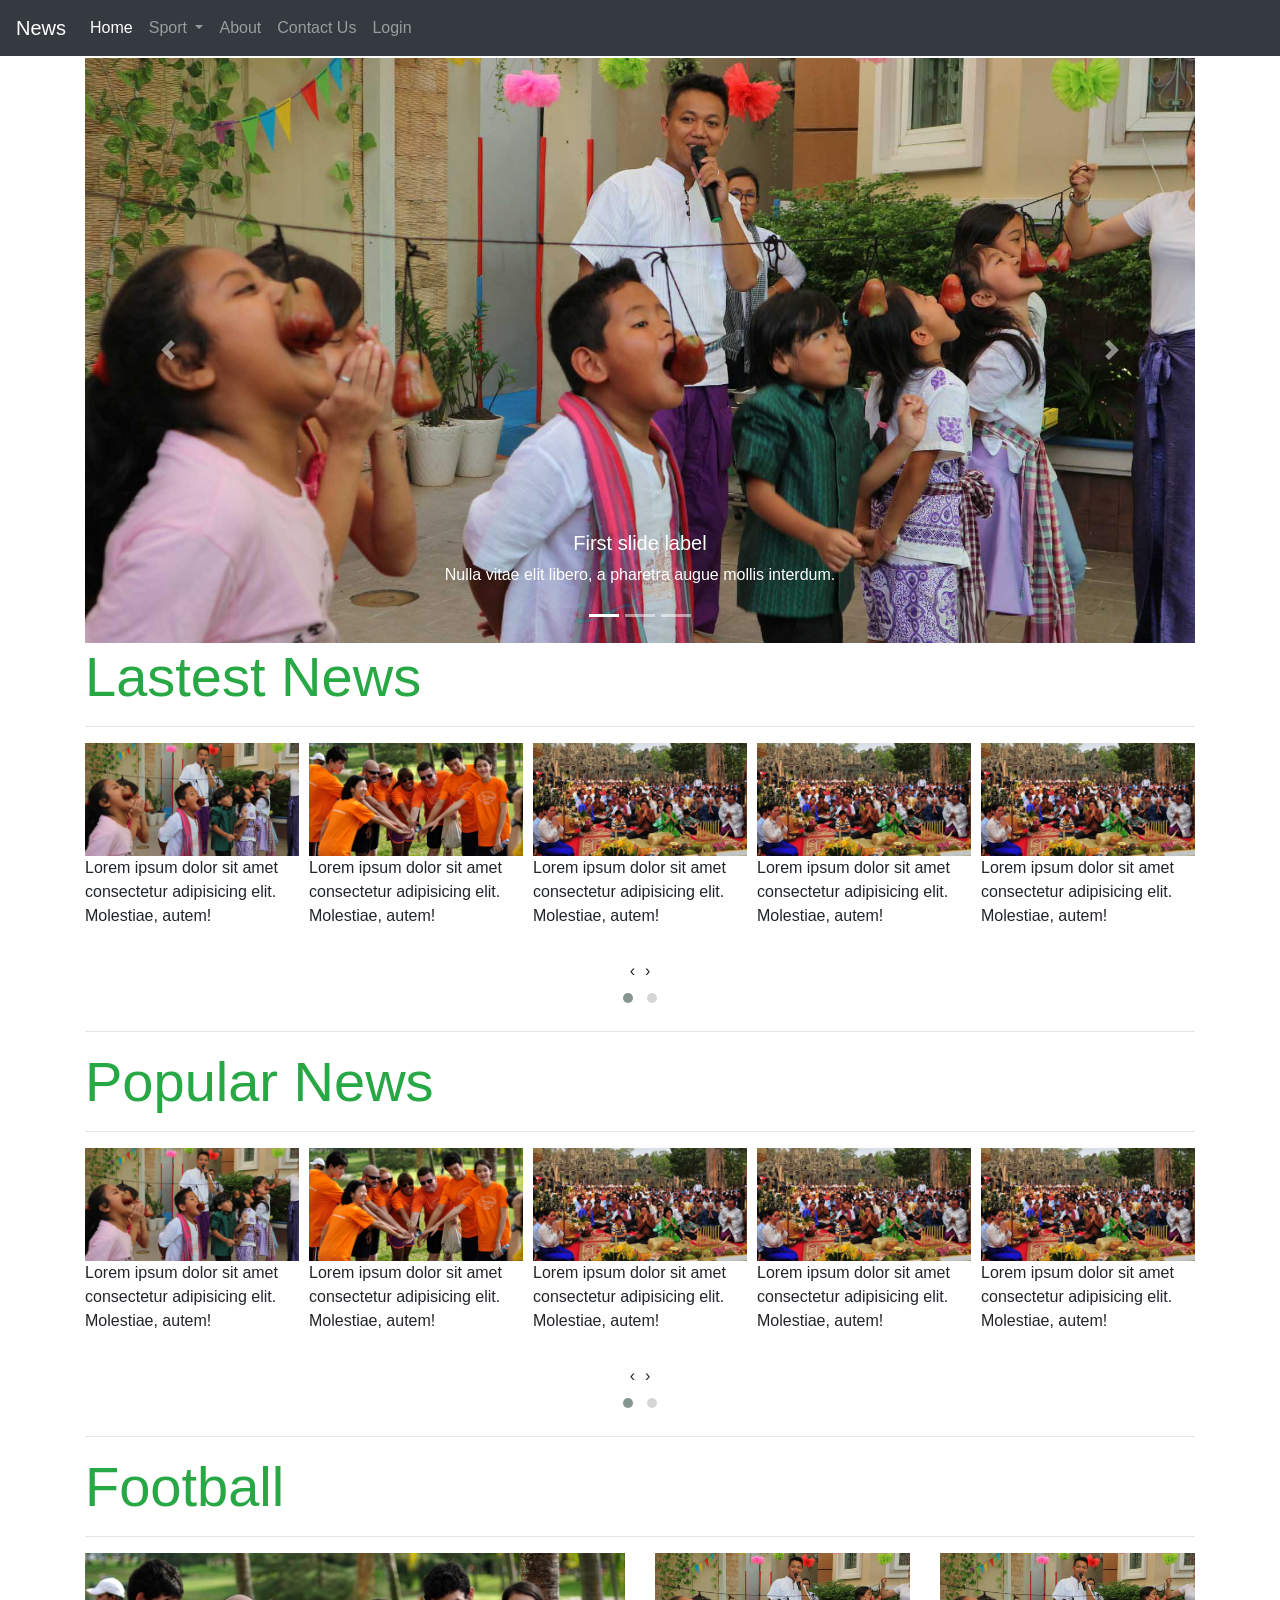
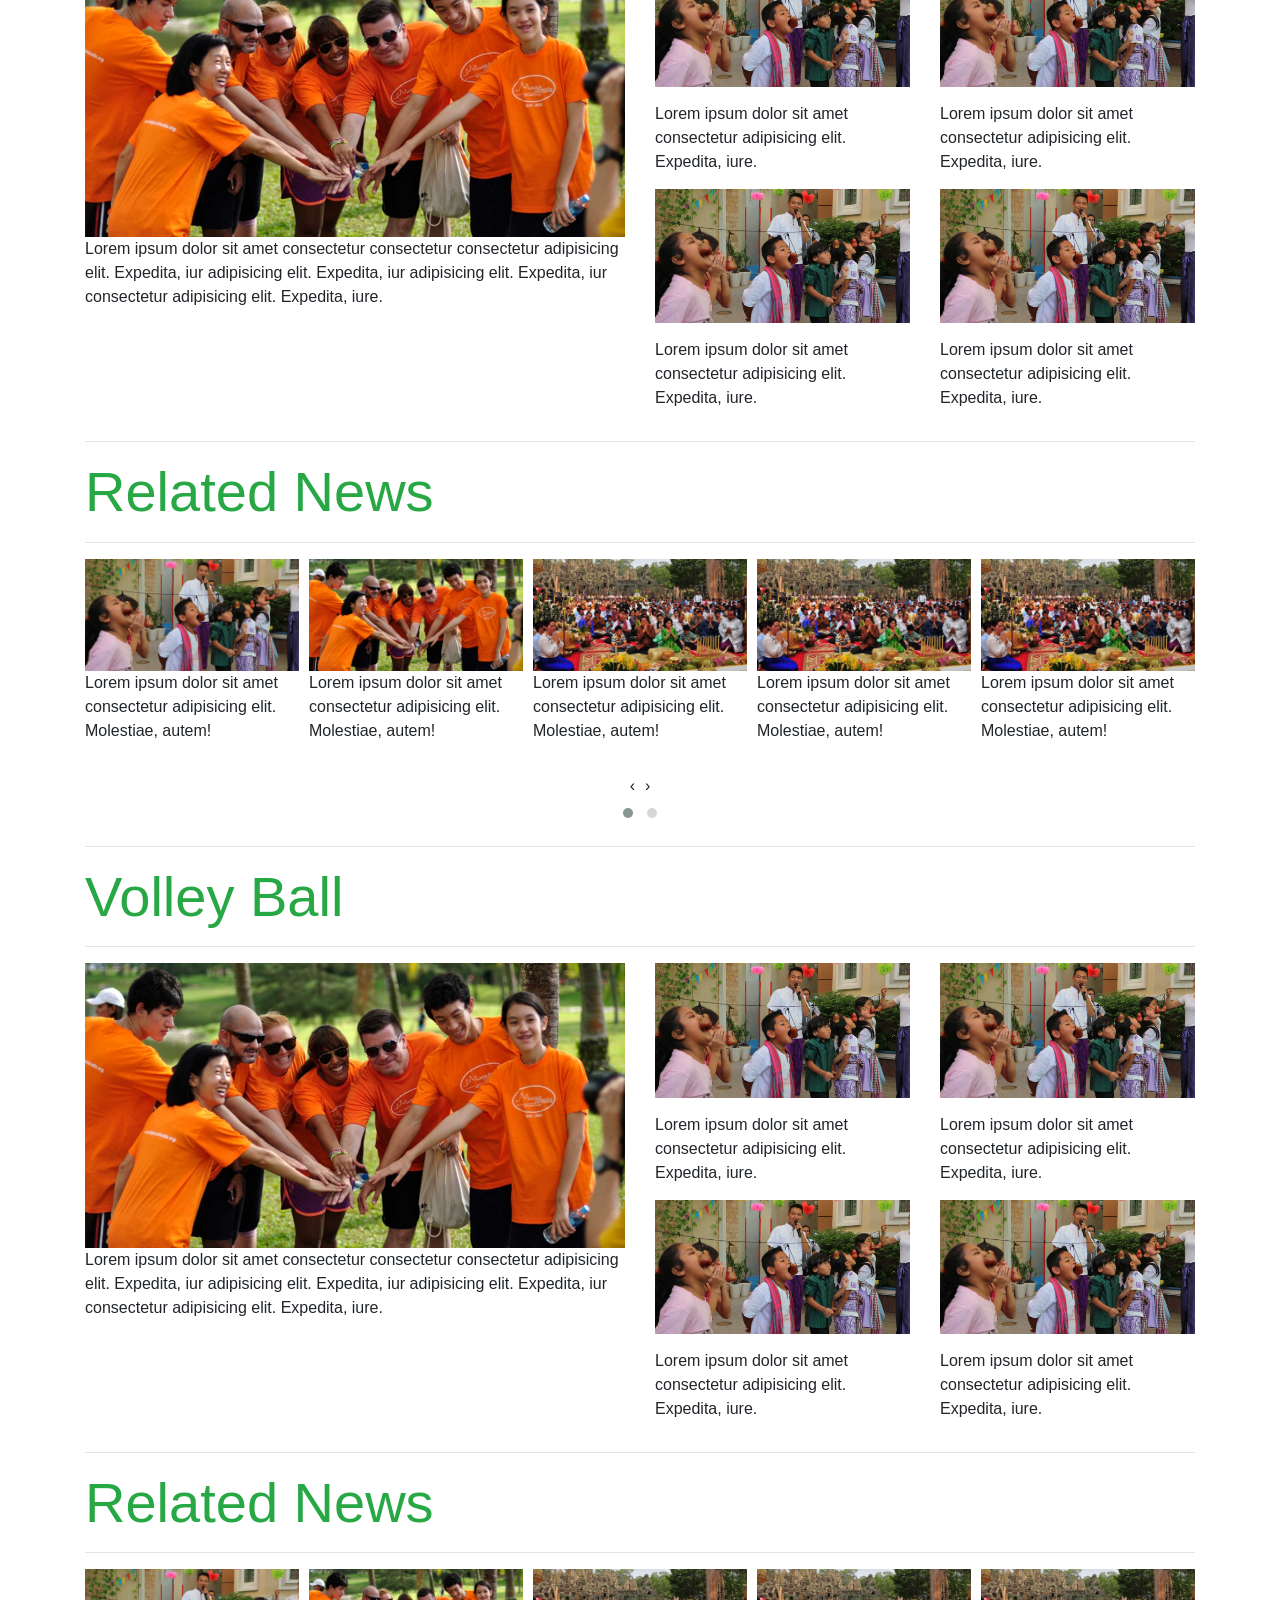
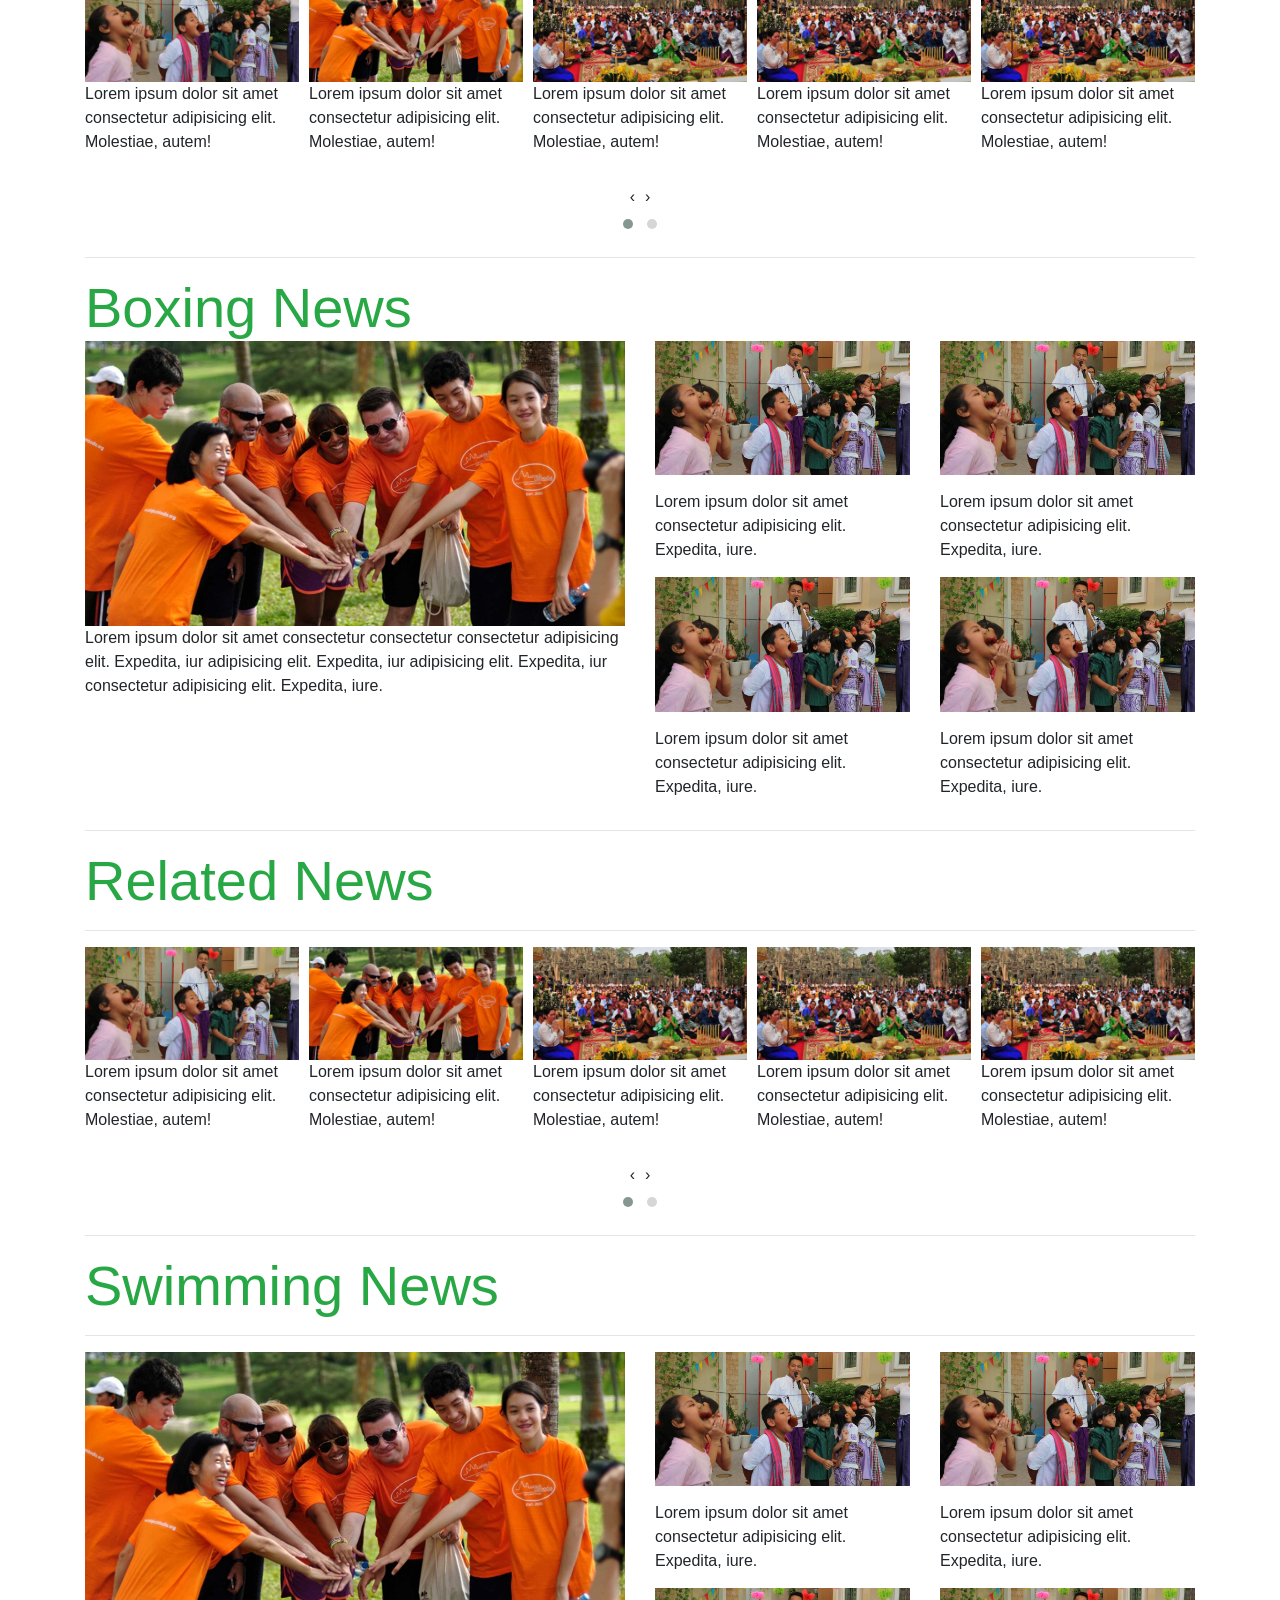
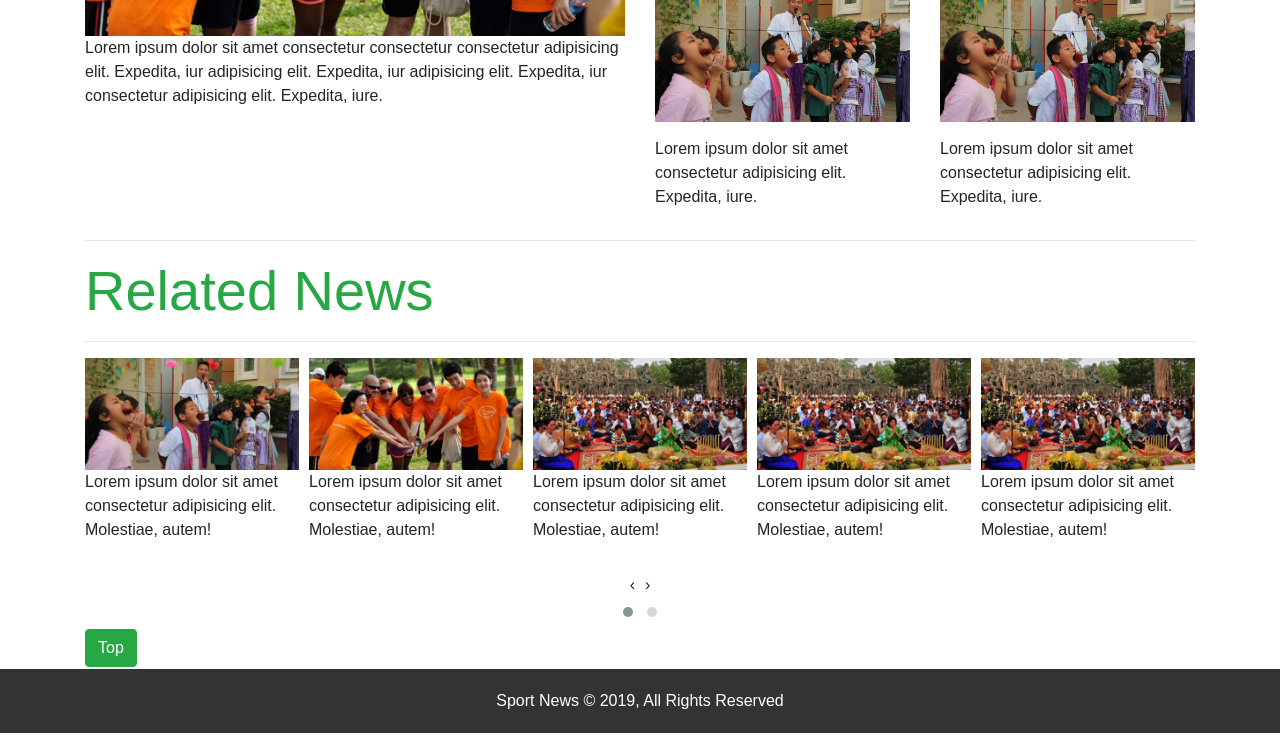
<file: pages/index.html>
<!DOCTYPE html>
<html lang="en">

<head>
    <meta charset="UTF-8">
    <meta name="viewport" content="width=device-width, initial-scale=1.0">
    <meta http-equiv="X-UA-Compatible" content="ie=edge">
    <title>News</title>
    <link rel="stylesheet" href="bootstrap/css/bootstrap.min.css">
    <link rel="stylesheet" href="css/css.css">
    <link rel="stylesheet" href="css/style.css">

    <link rel="stylesheet" href="OwlCarousel/dist/assets/owl.carousel.min.css">
    <link rel="stylesheet" href="OwlCarousel/dist/assets/owl.theme.default.min.css">

    <style>
        .box {
            background-color: lightblue;
            width: 100%;
            height: 200px;
            border: 1px solid rgb(182, 182, 182);
        }
    </style>

</head>

<body>
    <nav class="navbar navbar-expand-lg navbar-dark bg-dark" id="nav">
        <a class="navbar-brand" href="index.html">News</a>
        <button class="navbar-toggler" type="button" data-toggle="collapse" data-target="#navbarNavDropdown"
            aria-controls="navbarNavDropdown" aria-expanded="false" aria-label="Toggle navigation">
            <span class="navbar-toggler-icon"></span>
        </button>
        <div class="collapse navbar-collapse" id="navbarNavDropdown">
            <ul class="navbar-nav">
                <li class="nav-item active">
                    <a class="nav-link" href="#">Home <span class="sr-only">(current)</span></a>
                </li>
                <li class="nav-item dropdown">
                    <a class="nav-link dropdown-toggle" href="#" id="navbarDropdownMenuLink" role="button"
                        data-toggle="dropdown" aria-haspopup="true" aria-expanded="false">
                        Sport
                    </a>
                    <div class="dropdown-menu" aria-labelledby="navbarDropdownMenuLink">
                        <a class="dropdown-item" href="#football">Football</a>
                        <a class="dropdown-item" href="#volley_ball">Volley ball</a>
                        <a class="dropdown-item" href="#boxing">Boxing</a>
                        <a class="dropdown-item" href="#swimming">Swiming</a>
                    </div>
                </li>
                <li class="nav-item">
                    <a class="nav-link" href="#">About</a>
                </li>
                <li class="nav-item">
                    <a class="nav-link" href="contact.html">Contact Us</a>
                </li>
                <li class="nav-item">
                    <a class="nav-link" href="../admin/User_table/login.php">Login</a>
                </li>

            </ul>
        </div>
    </nav>
    <div class="container">

        <div class="bd-example">
            <div id="carouselExampleCaptions" class="carousel slide" data-ride="carousel">
                <ol class="carousel-indicators">
                    <li data-target="#carouselExampleCaptions" data-slide-to="0" class="active"></li>
                    <li data-target="#carouselExampleCaptions" data-slide-to="1"></li>
                    <li data-target="#carouselExampleCaptions" data-slide-to="2"></li>
                </ol>
                <div class="carousel-inner">
                    <div class="carousel-item active">
                        <img src="image/img1.jpg" class="d-block w-100" alt="..." width="50%">
                        <div class="carousel-caption d-none d-md-block">
                            <h5>First slide label</h5>
                            <p>Nulla vitae elit libero, a pharetra augue mollis interdum.</p>
                        </div>
                    </div>
                    <div class="carousel-item">
                        <img src="image/img2.jpg" class="d-block w-100" alt="..." width="50%">
                        <div class="carousel-caption d-none d-md-block">
                            <h5>Second slide label</h5>
                            <p>Lorem ipsum dolor sit amet, consectetur adipiscing elit.</p>
                        </div>
                    </div>
                    <div class="carousel-item">
                        <img src="image/img3.jpg" class="d-block w-100" alt="..." width="50%">
                        <div class="carousel-caption d-none d-md-block">
                            <h5>Third slide label</h5>
                            <p>Praesent commodo cursus magna, vel scelerisque nisl consectetur.</p>
                        </div>
                    </div>
                </div>
                <a class="carousel-control-prev" href="#carouselExampleCaptions" role="button" data-slide="prev">
                    <span class="carousel-control-prev-icon" aria-hidden="true"></span>
                    <span class="sr-only">Previous</span>
                </a>
                <a class="carousel-control-next" href="#carouselExampleCaptions" role="button" data-slide="next">
                    <span class="carousel-control-next-icon" aria-hidden="true"></span>
                    <span class="sr-only">Next</span>
                </a>
            </div>
        </div>



        <div class="display-4 text-success">Lastest News</div>
        <hr>
        <div class="owl-carousel owl-theme owl-loaded owl-drag">
            <div class="owl-stage-outer">
                <div class="owl-stage"
                    style="transform: translate3d(-2156px, 0px, 0px); transition: all 1.25s ease 0s; width: 200px;">


                    <div class="owl-item" style="width: 186px; margin-right: 10px;">
                        <div class="item">
                            <img src="image/img1.jpg" alt="">
                            <p>Lorem ipsum dolor sit amet consectetur adipisicing elit. Molestiae, autem!</p>

                        </div>
                    </div>

                    <div class="owl-item active" style="width: 186px; margin-right: 10px;">
                        <div class="item">
                            <img src="image/img2.jpg" alt="">
                            <p>Lorem ipsum dolor sit amet consectetur adipisicing elit. Molestiae, autem!</p>

                        </div>
                    </div>
                    <div class="owl-item active" style="width: 186px; margin-right: 10px;">
                        <div class="item">
                            <img src="image/img3.jpg" alt="">
                            <p>Lorem ipsum dolor sit amet consectetur adipisicing elit. Molestiae, autem!</p>
                        </div>
                    </div>
                    <div class="owl-item active" style="width: 186px; margin-right: 10px;">
                        <div class="item">
                            <img src="image/img3.jpg" alt="">
                            <p>Lorem ipsum dolor sit amet consectetur adipisicing elit. Molestiae, autem!</p>

                        </div>
                    </div>
                    <div class="owl-item active" style="width: 186px; margin-right: 10px;">
                        <div class="item">
                            <img src="image/img3.jpg" alt="">
                            <p>Lorem ipsum dolor sit amet consectetur adipisicing elit. Molestiae, autem!</p>

                        </div>
                    </div>
                    <div class="owl-item active" style="width: 186px; margin-right: 10px;">
                        <div class="item">
                            <img src="image/img3.jpg" alt="">
                            <p>Lorem ipsum dolor sit amet consectetur adipisicing elit. Molestiae, autem!</p>

                        </div>
                    </div>

                </div>
            </div>



            </dev>
        </div>


        <hr>
        <div class="display-4 text-success">Popular News</div>
        <hr>
        <div class="owl-carousel owl-theme owl-loaded owl-drag">
                <div class="owl-stage-outer">
                    <div class="owl-stage"
                        style="transform: translate3d(-2156px, 0px, 0px); transition: all 1.25s ease 0s; width: 200px;">
    
    
                        <div class="owl-item" style="width: 186px; margin-right: 10px;">
                            <div class="item">
                                <img src="image/img1.jpg" alt="">
                                <p>Lorem ipsum dolor sit amet consectetur adipisicing elit. Molestiae, autem!</p>
    
                            </div>
                        </div>
    
                        <div class="owl-item active" style="width: 186px; margin-right: 10px;">
                            <div class="item">
                                <img src="image/img2.jpg" alt="">
                                <p>Lorem ipsum dolor sit amet consectetur adipisicing elit. Molestiae, autem!</p>
    
                            </div>
                        </div>
                        <div class="owl-item active" style="width: 186px; margin-right: 10px;">
                            <div class="item">
                                <img src="image/img3.jpg" alt="">
                                <p>Lorem ipsum dolor sit amet consectetur adipisicing elit. Molestiae, autem!</p>
                            </div>
                        </div>
                        <div class="owl-item active" style="width: 186px; margin-right: 10px;">
                            <div class="item">
                                <img src="image/img3.jpg" alt="">
                                <p>Lorem ipsum dolor sit amet consectetur adipisicing elit. Molestiae, autem!</p>
    
                            </div>
                        </div>
                        <div class="owl-item active" style="width: 186px; margin-right: 10px;">
                            <div class="item">
                                <img src="image/img3.jpg" alt="">
                                <p>Lorem ipsum dolor sit amet consectetur adipisicing elit. Molestiae, autem!</p>
    
                            </div>
                        </div>
                        <div class="owl-item active" style="width: 186px; margin-right: 10px;">
                            <div class="item">
                                <img src="image/img3.jpg" alt="">
                                <p>Lorem ipsum dolor sit amet consectetur adipisicing elit. Molestiae, autem!</p>
    
                            </div>
                        </div>
    
                    </div>
                </div>
    
    
    
                </dev>
        </div>
        <hr>

        <div class="display-4 text-success" id="football">Football</div>
        <hr>
        <div class="row">
            <div class="col-md-6 col-sm-12">
                <div class="row">
                    <div class="col-sm-12"><img src="image/img2.jpg" alt="" style="width: 100%"></div>
                    <div class="col-sm-12">
                        <p>Lorem ipsum dolor sit amet consectetur consectetur consectetur adipisicing elit. Expedita,
                            iur adipisicing elit. Expedita, iur adipisicing elit. Expedita, iur consectetur adipisicing
                            elit. Expedita, iure.</p>
                    </div>
                </div>


            </div>
            <div class="col-md-6 col-sm-12">
                <div class="row">
                    <div class="col-md-6 col-sm-6">
                        <div class="row">
                            <div class="col-md-12"><img src="image/img1.jpg" alt="" style="width: 100%"></div>
                            <div>
                                <p style="margin: 15px">Lorem ipsum dolor sit amet consectetur adipisicing elit.
                                    Expedita, iure.</p>
                            </div>
                        </div>
                    </div>
                    <div class="col-md-6 col-sm-6">
                        <div class="row">
                            <div class="col-md-12"><img src="image/img1.jpg" alt="" style="width: 100%"></div>
                            <div>
                                <p style="margin: 15px">Lorem ipsum dolor sit amet consectetur adipisicing elit.
                                    Expedita, iure.</p>
                            </div>
                        </div>
                    </div>


                    <div class="col-md-6 col-sm-6">
                        <div class="row">
                            <div class="col-md-12"><img src="image/img1.jpg" alt="" style="width: 100%"></div>
                            <div>
                                <p style="margin: 15px">Lorem ipsum dolor sit amet consectetur adipisicing elit.
                                    Expedita, iure.</p>
                            </div>
                        </div>
                    </div>
                    <div class="col-md-6 col-sm-6">
                        <div class="row">
                            <div class="col-md-12"><img src="image/img1.jpg" alt="" style="width: 100%"></div>
                            <div>
                                <p style="margin: 15px">Lorem ipsum dolor sit amet consectetur adipisicing elit.
                                    Expedita, iure.</p>
                            </div>
                        </div>
                    </div>

                </div>
            </div>
        </div>
        <hr>
        <div class="display-4 text-success">Related News</div>
        <hr>
        <div class="owl-carousel owl-theme owl-loaded owl-drag">
                <div class="owl-stage-outer">
                    <div class="owl-stage"
                        style="transform: translate3d(-2156px, 0px, 0px); transition: all 1.25s ease 0s; width: 200px;">
    
    
                        <div class="owl-item" style="width: 186px; margin-right: 10px;">
                            <div class="item">
                                <img src="image/img1.jpg" alt="">
                                <p>Lorem ipsum dolor sit amet consectetur adipisicing elit. Molestiae, autem!</p>
    
                            </div>
                        </div>
    
                        <div class="owl-item active" style="width: 186px; margin-right: 10px;">
                            <div class="item">
                                <img src="image/img2.jpg" alt="">
                                <p>Lorem ipsum dolor sit amet consectetur adipisicing elit. Molestiae, autem!</p>
    
                            </div>
                        </div>
                        <div class="owl-item active" style="width: 186px; margin-right: 10px;">
                            <div class="item">
                                <img src="image/img3.jpg" alt="">
                                <p>Lorem ipsum dolor sit amet consectetur adipisicing elit. Molestiae, autem!</p>
                            </div>
                        </div>
                        <div class="owl-item active" style="width: 186px; margin-right: 10px;">
                            <div class="item">
                                <img src="image/img3.jpg" alt="">
                                <p>Lorem ipsum dolor sit amet consectetur adipisicing elit. Molestiae, autem!</p>
    
                            </div>
                        </div>
                        <div class="owl-item active" style="width: 186px; margin-right: 10px;">
                            <div class="item">
                                <img src="image/img3.jpg" alt="">
                                <p>Lorem ipsum dolor sit amet consectetur adipisicing elit. Molestiae, autem!</p>
    
                            </div>
                        </div>
                        <div class="owl-item active" style="width: 186px; margin-right: 10px;">
                            <div class="item">
                                <img src="image/img3.jpg" alt="">
                                <p>Lorem ipsum dolor sit amet consectetur adipisicing elit. Molestiae, autem!</p>
    
                            </div>
                        </div>
    
                    </div>
                </div>
    
    
    
                </dev>
            </div>
        <hr>
        <div class="display-4 text-success" id="volley_ball">Volley Ball</div>
        <hr>
        <div class="row">
            <div class="col-md-6 col-sm-12">
                <div class="row">
                    <div class="col-sm-12"><img src="image/img2.jpg" alt="" style="width: 100%"></div>
                    <div class="col-sm-12">
                        <p>Lorem ipsum dolor sit amet consectetur consectetur consectetur adipisicing elit. Expedita,
                            iur adipisicing elit. Expedita, iur adipisicing elit. Expedita, iur consectetur adipisicing
                            elit. Expedita, iure.</p>
                    </div>
                </div>


            </div>
            <div class="col-md-6 col-sm-12">
                <div class="row">
                    <div class="col-md-6 col-sm-6">
                        <div class="row">
                            <div class="col-md-12"><img src="image/img1.jpg" alt="" style="width: 100%"></div>
                            <div>
                                <p style="margin: 15px">Lorem ipsum dolor sit amet consectetur adipisicing elit.
                                    Expedita, iure.</p>
                            </div>
                        </div>
                    </div>
                    <div class="col-md-6 col-sm-6">
                        <div class="row">
                            <div class="col-md-12"><img src="image/img1.jpg" alt="" style="width: 100%"></div>
                            <div>
                                <p style="margin: 15px">Lorem ipsum dolor sit amet consectetur adipisicing elit.
                                    Expedita, iure.</p>
                            </div>
                        </div>
                    </div>


                    <div class="col-md-6 col-sm-6">
                        <div class="row">
                            <div class="col-md-12"><img src="image/img1.jpg" alt="" style="width: 100%"></div>
                            <div>
                                <p style="margin: 15px">Lorem ipsum dolor sit amet consectetur adipisicing elit.
                                    Expedita, iure.</p>
                            </div>
                        </div>
                    </div>
                    <div class="col-md-6 col-sm-6">
                        <div class="row">
                            <div class="col-md-12"><img src="image/img1.jpg" alt="" style="width: 100%"></div>
                            <div>
                                <p style="margin: 15px">Lorem ipsum dolor sit amet consectetur adipisicing elit.
                                    Expedita, iure.</p>
                            </div>
                        </div>
                    </div>

                </div>
            </div>
        </div>
        <hr>
        <div class="display-4 text-success">Related News</div>
        <hr>
        <div class="owl-carousel owl-theme owl-loaded owl-drag">
                <div class="owl-stage-outer">
                    <div class="owl-stage"
                        style="transform: translate3d(-2156px, 0px, 0px); transition: all 1.25s ease 0s; width: 200px;">
    
    
                        <div class="owl-item" style="width: 186px; margin-right: 10px;">
                            <div class="item">
                                <img src="image/img1.jpg" alt="">
                                <p>Lorem ipsum dolor sit amet consectetur adipisicing elit. Molestiae, autem!</p>
    
                            </div>
                        </div>
    
                        <div class="owl-item active" style="width: 186px; margin-right: 10px;">
                            <div class="item">
                                <img src="image/img2.jpg" alt="">
                                <p>Lorem ipsum dolor sit amet consectetur adipisicing elit. Molestiae, autem!</p>
    
                            </div>
                        </div>
                        <div class="owl-item active" style="width: 186px; margin-right: 10px;">
                            <div class="item">
                                <img src="image/img3.jpg" alt="">
                                <p>Lorem ipsum dolor sit amet consectetur adipisicing elit. Molestiae, autem!</p>
                            </div>
                        </div>
                        <div class="owl-item active" style="width: 186px; margin-right: 10px;">
                            <div class="item">
                                <img src="image/img3.jpg" alt="">
                                <p>Lorem ipsum dolor sit amet consectetur adipisicing elit. Molestiae, autem!</p>
    
                            </div>
                        </div>
                        <div class="owl-item active" style="width: 186px; margin-right: 10px;">
                            <div class="item">
                                <img src="image/img3.jpg" alt="">
                                <p>Lorem ipsum dolor sit amet consectetur adipisicing elit. Molestiae, autem!</p>
    
                            </div>
                        </div>
                        <div class="owl-item active" style="width: 186px; margin-right: 10px;">
                            <div class="item">
                                <img src="image/img3.jpg" alt="">
                                <p>Lorem ipsum dolor sit amet consectetur adipisicing elit. Molestiae, autem!</p>
    
                            </div>
                        </div>
    
                    </div>
                </div>
    
    
    
                </dev>
            </div>
        <hr>
        <div class="display-4 text-success" id="boxing">Boxing News</div>
        <div class="row">
            <div class="col-md-6 col-sm-12">
                <div class="row">
                    <div class="col-sm-12"><img src="image/img2.jpg" alt="" style="width: 100%"></div>
                    <div class="col-sm-12">
                        <p>Lorem ipsum dolor sit amet consectetur consectetur consectetur adipisicing elit. Expedita,
                            iur adipisicing elit. Expedita, iur adipisicing elit. Expedita, iur consectetur adipisicing
                            elit. Expedita, iure.</p>
                    </div>
                </div>


            </div>
            <div class="col-md-6 col-sm-12">
                <div class="row">
                    <div class="col-md-6 col-sm-6">
                        <div class="row">
                            <div class="col-md-12"><img src="image/img1.jpg" alt="" style="width: 100%"></div>
                            <div>
                                <p style="margin: 15px">Lorem ipsum dolor sit amet consectetur adipisicing elit.
                                    Expedita, iure.</p>
                            </div>
                        </div>
                    </div>
                    <div class="col-md-6 col-sm-6">
                        <div class="row">
                            <div class="col-md-12"><img src="image/img1.jpg" alt="" style="width: 100%"></div>
                            <div>
                                <p style="margin: 15px">Lorem ipsum dolor sit amet consectetur adipisicing elit.
                                    Expedita, iure.</p>
                            </div>
                        </div>
                    </div>


                    <div class="col-md-6 col-sm-6">
                        <div class="row">
                            <div class="col-md-12"><img src="image/img1.jpg" alt="" style="width: 100%"></div>
                            <div>
                                <p style="margin: 15px">Lorem ipsum dolor sit amet consectetur adipisicing elit.
                                    Expedita, iure.</p>
                            </div>
                        </div>
                    </div>
                    <div class="col-md-6 col-sm-6">
                        <div class="row">
                            <div class="col-md-12"><img src="image/img1.jpg" alt="" style="width: 100%"></div>
                            <div>
                                <p style="margin: 15px">Lorem ipsum dolor sit amet consectetur adipisicing elit.
                                    Expedita, iure.</p>
                            </div>
                        </div>
                    </div>

                </div>
            </div>
        </div>
        <hr>
        <div class="display-4 text-success">Related News</div>
        <hr>
        <div class="owl-carousel owl-theme owl-loaded owl-drag">
                <div class="owl-stage-outer">
                    <div class="owl-stage"
                        style="transform: translate3d(-2156px, 0px, 0px); transition: all 1.25s ease 0s; width: 200px;">
    
    
                        <div class="owl-item" style="width: 186px; margin-right: 10px;">
                            <div class="item">
                                <img src="image/img1.jpg" alt="">
                                <p>Lorem ipsum dolor sit amet consectetur adipisicing elit. Molestiae, autem!</p>
    
                            </div>
                        </div>
    
                        <div class="owl-item active" style="width: 186px; margin-right: 10px;">
                            <div class="item">
                                <img src="image/img2.jpg" alt="">
                                <p>Lorem ipsum dolor sit amet consectetur adipisicing elit. Molestiae, autem!</p>
    
                            </div>
                        </div>
                        <div class="owl-item active" style="width: 186px; margin-right: 10px;">
                            <div class="item">
                                <img src="image/img3.jpg" alt="">
                                <p>Lorem ipsum dolor sit amet consectetur adipisicing elit. Molestiae, autem!</p>
                            </div>
                        </div>
                        <div class="owl-item active" style="width: 186px; margin-right: 10px;">
                            <div class="item">
                                <img src="image/img3.jpg" alt="">
                                <p>Lorem ipsum dolor sit amet consectetur adipisicing elit. Molestiae, autem!</p>
    
                            </div>
                        </div>
                        <div class="owl-item active" style="width: 186px; margin-right: 10px;">
                            <div class="item">
                                <img src="image/img3.jpg" alt="">
                                <p>Lorem ipsum dolor sit amet consectetur adipisicing elit. Molestiae, autem!</p>
    
                            </div>
                        </div>
                        <div class="owl-item active" style="width: 186px; margin-right: 10px;">
                            <div class="item">
                                <img src="image/img3.jpg" alt="">
                                <p>Lorem ipsum dolor sit amet consectetur adipisicing elit. Molestiae, autem!</p>
    
                            </div>
                        </div>
    
                    </div>
                </div>
    
    
    
                </dev>
            </div>
        <hr>
        <div class="display-4 text-success" id="swimming">Swimming News</div>
        <hr>
        <div class="row">
            <div class="col-md-6 col-sm-12">
                <div class="row">
                    <div class="col-sm-12"><img src="image/img2.jpg" alt="" style="width: 100%"></div>
                    <div class="col-sm-12">
                        <p>Lorem ipsum dolor sit amet consectetur consectetur consectetur adipisicing elit. Expedita,
                            iur adipisicing elit. Expedita, iur adipisicing elit. Expedita, iur consectetur adipisicing
                            elit. Expedita, iure.</p>
                    </div>
                </div>


            </div>
            <div class="col-md-6 col-sm-12">
                <div class="row">
                    <div class="col-md-6 col-sm-6">
                        <div class="row">
                            <div class="col-md-12"><img src="image/img1.jpg" alt="" style="width: 100%"></div>
                            <div>
                                <p style="margin: 15px">Lorem ipsum dolor sit amet consectetur adipisicing elit.
                                    Expedita, iure.</p>
                            </div>
                        </div>
                    </div>
                    <div class="col-md-6 col-sm-6">
                        <div class="row">
                            <div class="col-md-12"><img src="image/img1.jpg" alt="" style="width: 100%"></div>
                            <div>
                                <p style="margin: 15px">Lorem ipsum dolor sit amet consectetur adipisicing elit.
                                    Expedita, iure.</p>
                            </div>
                        </div>
                    </div>


                    <div class="col-md-6 col-sm-6">
                        <div class="row">
                            <div class="col-md-12"><img src="image/img1.jpg" alt="" style="width: 100%"></div>
                            <div>
                                <p style="margin: 15px">Lorem ipsum dolor sit amet consectetur adipisicing elit.
                                    Expedita, iure.</p>
                            </div>
                        </div>
                    </div>
                    <div class="col-md-6 col-sm-6">
                        <div class="row">
                            <div class="col-md-12"><img src="image/img1.jpg" alt="" style="width: 100%"></div>
                            <div>
                                <p style="margin: 15px">Lorem ipsum dolor sit amet consectetur adipisicing elit.
                                    Expedita, iure.</p>
                            </div>
                        </div>
                    </div>

                </div>
            </div>
        </div>
        <hr>
        <div class="display-4 text-success">Related News</div>
        <hr>
        <div class="owl-carousel owl-theme owl-loaded owl-drag">
                <div class="owl-stage-outer">
                    <div class="owl-stage"
                        style="transform: translate3d(-2156px, 0px, 0px); transition: all 1.25s ease 0s; width: 200px;">
    
    
                        <div class="owl-item" style="width: 186px; margin-right: 10px;">
                            <div class="item">
                                <img src="image/img1.jpg" alt="">
                                <p>Lorem ipsum dolor sit amet consectetur adipisicing elit. Molestiae, autem!</p>
    
                            </div>
                        </div>
    
                        <div class="owl-item active" style="width: 186px; margin-right: 10px;">
                            <div class="item">
                                <img src="image/img2.jpg" alt="">
                                <p>Lorem ipsum dolor sit amet consectetur adipisicing elit. Molestiae, autem!</p>
    
                            </div>
                        </div>
                        <div class="owl-item active" style="width: 186px; margin-right: 10px;">
                            <div class="item">
                                <img src="image/img3.jpg" alt="">
                                <p>Lorem ipsum dolor sit amet consectetur adipisicing elit. Molestiae, autem!</p>
                            </div>
                        </div>
                        <div class="owl-item active" style="width: 186px; margin-right: 10px;">
                            <div class="item">
                                <img src="image/img3.jpg" alt="">
                                <p>Lorem ipsum dolor sit amet consectetur adipisicing elit. Molestiae, autem!</p>
    
                            </div>
                        </div>
                        <div class="owl-item active" style="width: 186px; margin-right: 10px;">
                            <div class="item">
                                <img src="image/img3.jpg" alt="">
                                <p>Lorem ipsum dolor sit amet consectetur adipisicing elit. Molestiae, autem!</p>
    
                            </div>
                        </div>
                        <div class="owl-item active" style="width: 186px; margin-right: 10px;">
                            <div class="item">
                                <img src="image/img3.jpg" alt="">
                                <p>Lorem ipsum dolor sit amet consectetur adipisicing elit. Molestiae, autem!</p>
    
                            </div>
                        </div>
    
                    </div>
                </div>
    
    
    
                </dev>
            </div>


            <button class="btn btn-success" ><a href="#nav" style="text-decoration: none; color:white">Top</a></button>

    </div>
  
    <div class="bottom">
        <p>
            Sport News © 2019, All Rights Reserved
        </p>
    </div>
    </div>











    <script src="https://code.jquery.com/jquery-3.3.1.slim.min.js"
        integrity="sha384-q8i/X+965DzO0rT7abK41JStQIAqVgRVzpbzo5smXKp4YfRvH+8abtTE1Pi6jizo"
        crossorigin="anonymous"></script>
    <script src="https://cdnjs.cloudflare.com/ajax/libs/popper.js/1.14.7/umd/popper.min.js"
        integrity="sha384-UO2eT0CpHqdSJQ6hJty5KVphtPhzWj9WO1clHTMGa3JDZwrnQq4sF86dIHNDz0W1"
        crossorigin="anonymous"></script>
    <script src="https://stackpath.bootstrapcdn.com/bootstrap/4.3.1/js/bootstrap.min.js"
        integrity="sha384-JjSmVgyd0p3pXB1rRibZUAYoIIy6OrQ6VrjIEaFf/nJGzIxFDsf4x0xIM+B07jRM"
        crossorigin="anonymous"></script>

    <script src="OwlCarousel/docs/assets/vendors/jquery.min.js"></script>
    <script src="OwlCarousel/dist/owl.carousel.min.js"></script>
    <script>
        $('.owl-carousel').owlCarousel({
            loop: true,
            margin: 10,
            nav: true,
            responsive: {
                0: {
                    items: 1
                },
                600: {
                    items: 3
                },
                1000: {
                    items: 5
                }
            }
        })
    </script>
</body>

</html>
</file>
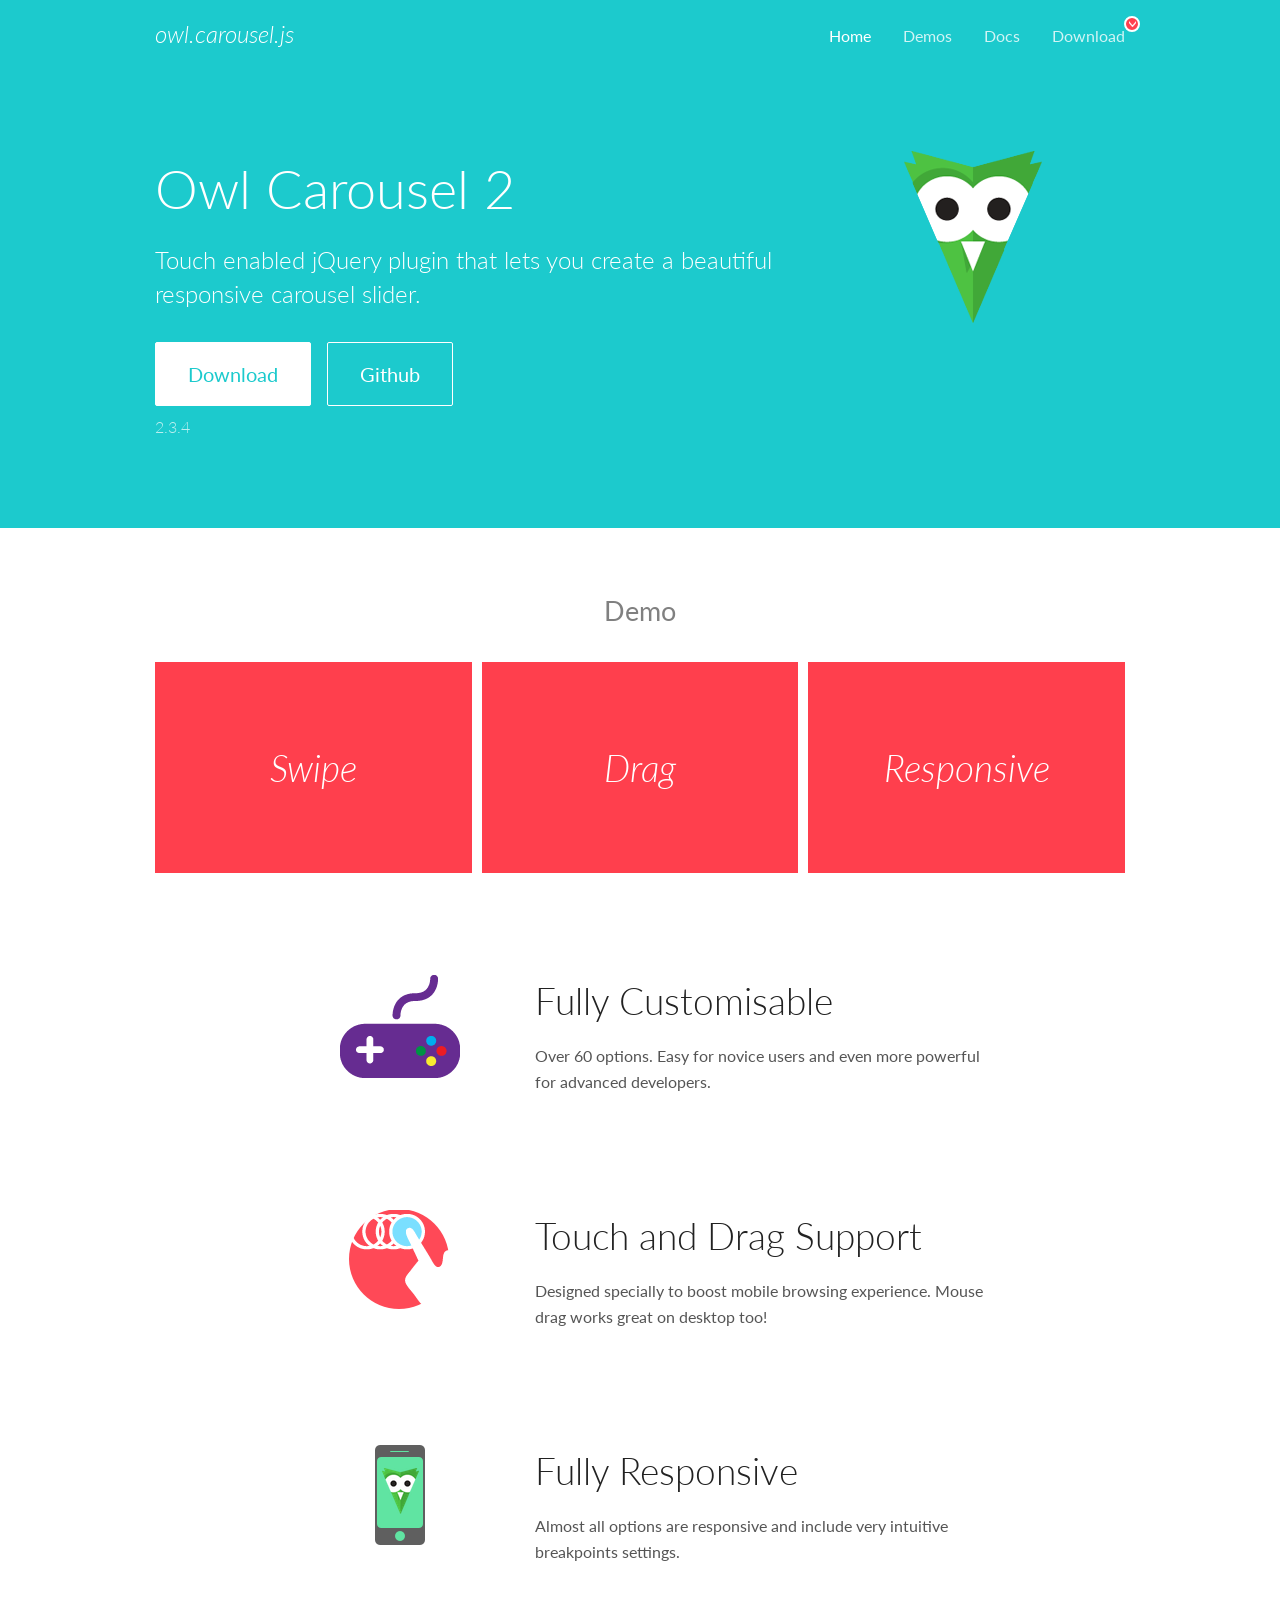
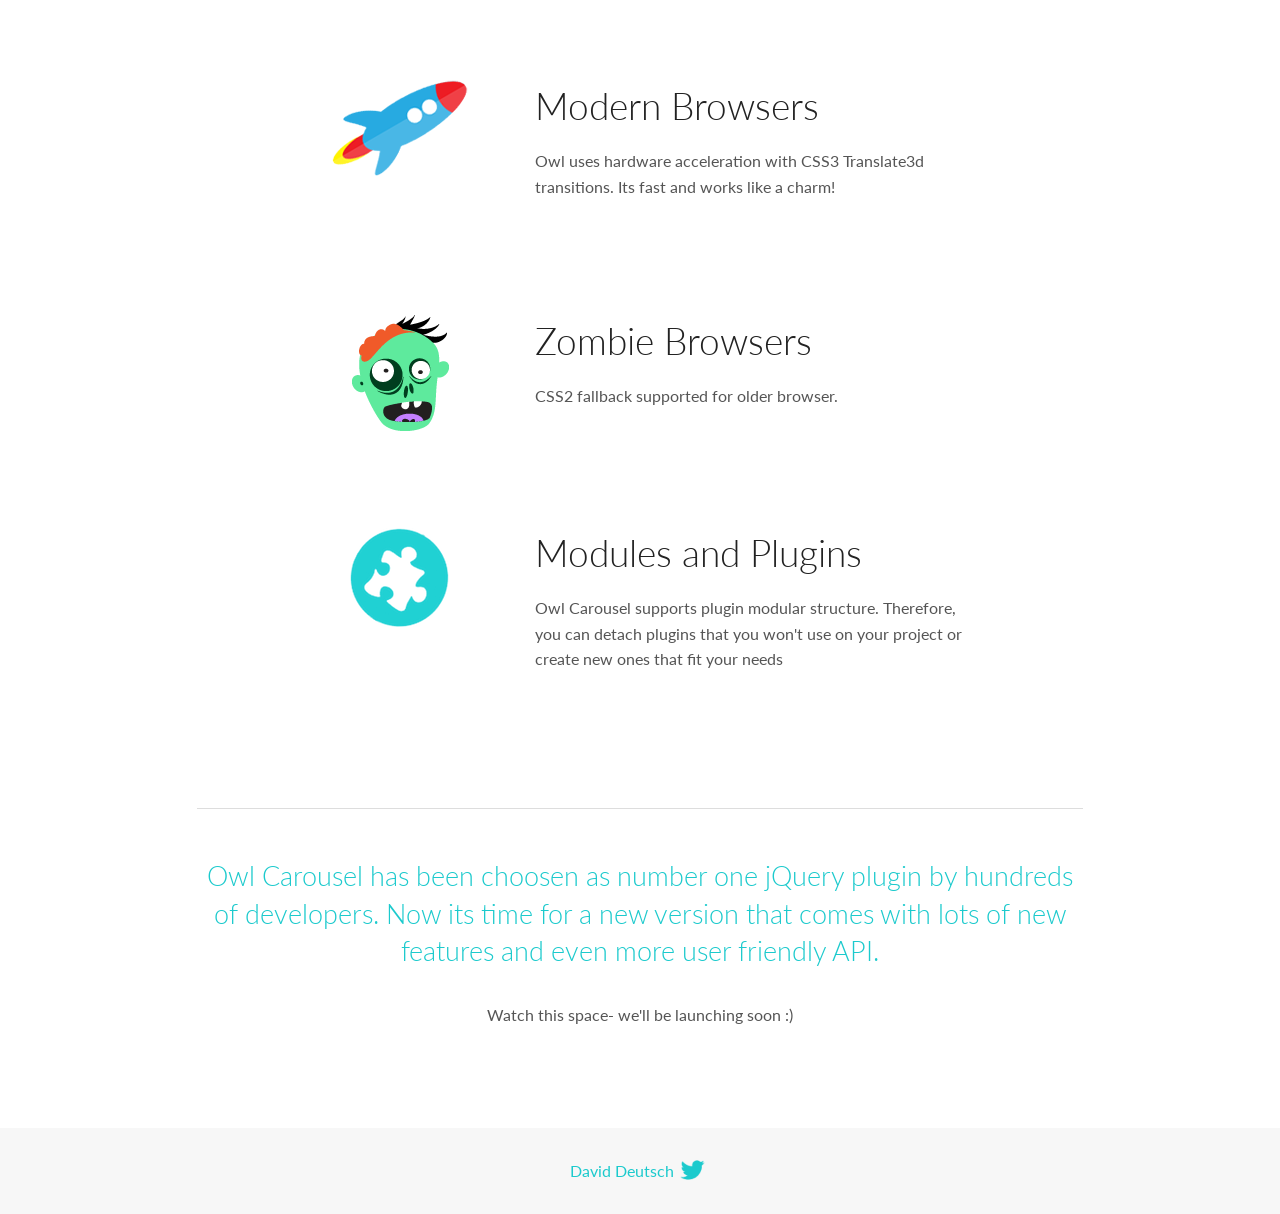
<file: pages/OwlCarousel/docs/index.html>
<!DOCTYPE html>
<html lang="en">
  <head>

    <!-- head -->
    <meta charset="utf-8">
    <meta name="msapplication-tap-highlight" content="no" />
    <meta name="viewport" content="width=device-width, initial-scale=1.0" />
    <meta name="description" content="Touch enabled jQuery plugin that lets you create beautiful responsive carousel slider.">
    <meta name="author" content="David Deutsch">
    <title>
      Home | Owl Carousel | 2.3.4
    </title>

    <!-- Stylesheets -->
    <link href='https://fonts.googleapis.com/css?family=Lato:300,400,700,400italic,300italic' rel='stylesheet' type='text/css'>
    <link rel="stylesheet" href="assets/css/docs.theme.min.css">

    <!-- Owl Stylesheets -->
    <link rel="stylesheet" href="assets/owlcarousel/assets/owl.carousel.min.css">
    <link rel="stylesheet" href="assets/owlcarousel/assets/owl.theme.default.min.css">

    <!-- HTML5 shim and Respond.js IE8 support of HTML5 elements and media queries -->

    <!--[if lt IE 9]>
      <script src="https://oss.maxcdn.com/libs/html5shiv/3.7.0/html5shiv.js"></script>
      <script src="https://oss.maxcdn.com/libs/respond.js/1.3.0/respond.min.js"></script>
    <![endif]-->

    <!-- Favicons -->
    <link rel="apple-touch-icon-precomposed" sizes="144x144" href="assets/ico/apple-touch-icon-144-precomposed.png">
    <link rel="shortcut icon" href="assets/ico/favicon.png">
    <link rel="shortcut icon" href="favicon.ico">

    <!-- Yeah i know js should not be in header. Its required for demos.-->

    <!-- javascript -->
    <script src="assets/vendors/jquery.min.js"></script>
    <script src="assets/owlcarousel/owl.carousel.js"></script>
  </head>
  <body>

    <!-- header -->
    <header class="header">
      <div class="row">
        <div class="large-12 columns">
          <div class="brand left">
            <h3>
              <a href="/OwlCarousel2/">owl.carousel.js</a> 
            </h3>
          </div>
          <a id="toggle-nav" class="right">
            <span></span> <span></span> <span></span> 
          </a> 
          <div class="nav-bar">
            <ul class="clearfix">
              <li class="active">
                <a href="/OwlCarousel2/index.html">Home</a> 
              </li>
              <li> <a href="/OwlCarousel2/demos/demos.html">Demos</a>  </li>
              <li> <a href="/OwlCarousel2/docs/started-welcome.html">Docs</a>  </li>
              <li>
                <a href="https://github.com/OwlCarousel2/OwlCarousel2/archive/2.3.4.zip">Download</a> 
                <span class="download"></span> 
              </li>
            </ul>
          </div>
        </div>
      </div>
    </header>

    <!-- home panel -->
    <section id="hero">
      <div class="row">
        <div class="large-8 medium-8 columns">
          <h1>Owl Carousel 2</h1>
          <h4>Touch enabled jQuery plugin that lets you create a beautiful responsive carousel slider.</h4>
          <a href="https://github.com/OwlCarousel2/OwlCarousel2/archive/2.3.4.zip" class="hero-button">Download</a> 
          <a href="https://github.com/OwlCarousel2/OwlCarousel2" class="hero-button outline">Github</a> 
          <p>2.3.4</p>
        </div>
        <div class="large-4 medium-4 columns">
          <img class="owl-logo" src="assets/img/owl-logo.png" alt="mr. Owl">
        </div>
      </div>
    </section>

    <!-- body -->
    <div class="home-demo">
      <div class="row">
        <div class="large-12 columns">
          <h3>Demo</h3>
          <div class="owl-carousel">
            <div class="item">
              <h2>Swipe</h2>
            </div>
            <div class="item">
              <h2>Drag</h2>
            </div>
            <div class="item">
              <h2>Responsive</h2>
            </div>
            <div class="item">
              <h2>CSS3</h2>
            </div>
            <div class="item">
              <h2>Fast</h2>
            </div>
            <div class="item">
              <h2>Easy</h2>
            </div>
            <div class="item">
              <h2>Free</h2>
            </div>
            <div class="item">
              <h2>Upgradable</h2>
            </div>
            <div class="item">
              <h2>Tons of options</h2>
            </div>
            <div class="item">
              <h2>Infinity</h2>
            </div>
            <div class="item">
              <h2>Auto Width</h2>
            </div>
          </div>
        </div>
      </div>
    </div>
    <script>
      var owl = $('.owl-carousel');
      owl.owlCarousel({
        margin: 10,
        loop: true,
        responsive: {
          0: {
            items: 1
          },
          600: {
            items: 2
          },
          1000: {
            items: 3
          }
        }
      })
    </script>

    <!-- features -->
    <div id="features">
      <div class="row">
        <div class="small-12 medium-9 small-centered columns">
          <section class="row feature">
            <div class="medium-4 small-12 columns">
              <img src="assets/img/feature-options.png" alt="">
            </div>
            <div class="medium-8 small-12 columns">
              <h2>Fully Customisable</h2>
              <p>Over 60 options. Easy for novice users and even more powerful for advanced developers.</p>
            </div>
          </section>
          <section class="row feature">
            <div class="medium-4 small-12 columns">
              <img src="assets/img/feature-drag.png" alt="">
            </div>
            <div class="medium-8 small-12 columns">
              <h2>Touch and Drag Support</h2>
              <p>Designed specially to boost mobile browsing experience. Mouse drag works great on desktop too!</p>
            </div>
          </section>
          <section class="row feature">
            <div class="medium-4 small-12 columns">
              <img src="assets/img/feature-responsive.png" alt="">
            </div>
            <div class="medium-8 small-12 columns">
              <h2>Fully Responsive</h2>
              <p>Almost all options are responsive and include very intuitive breakpoints settings.</p>
            </div>
          </section>
          <section class="row feature">
            <div class="medium-4 small-12 columns">
              <img src="assets/img/feature-modern.png" alt="">
            </div>
            <div class="medium-8 small-12 columns">
              <h2>Modern Browsers</h2>
              <p>Owl uses hardware acceleration with CSS3 Translate3d transitions. Its fast and works like a charm! </p>
            </div>
          </section>
          <section class="row feature">
            <div class="medium-4 small-12 columns">
              <img src="assets/img/feature-zombie.png" alt="">
            </div>
            <div class="medium-8 small-12 columns">
              <h2>Zombie Browsers</h2>
              <p>CSS2 fallback supported for older browser.</p>
            </div>
          </section>
          <section class="row feature">
            <div class="medium-4 small-12 columns">
              <img src="assets/img/feature-module.png" alt="">
            </div>
            <div class="medium-8 small-12 columns">
              <h2>Modules and Plugins</h2>
              <p>Owl Carousel supports plugin modular structure. Therefore, you can detach plugins that you won&#x27;t use on your project or create new ones that fit your needs</p>
            </div>
          </section>
        </div>
      </div>
    </div>

    <!-- footer -->
    <section id="teaser-text">
      <div class="row">
        <div class="small-12 medium-11 small-centered columns">
          <hr>
          <h3 id="owl-carousel-has-been-choosen-as-number-one-jquery-plugin-by-hundreds-of-developers-now-its-time-for-a-new-version-that-comes-with-lots-of-new-features-and-even-more-user-friendly-api-">Owl Carousel has been choosen as number one jQuery plugin by hundreds of developers. Now its time for a new version that comes with lots of new features and even more user friendly API.</h3>
          <p>Watch this space- we&#39;ll be launching soon :)</p>
        </div>
      </div>
    </section>

    <!-- footer -->
    <footer class="footer">
      <div class="row">
        <div class="large-12 columns">
          <h5>
            <a href="/OwlCarousel2/docs/support-contact.html">David Deutsch</a> 
            <a id="custom-tweet-button" href="https://twitter.com/share?url=https://github.com/OwlCarousel2/OwlCarousel2&text=Owl Carousel - This is so awesome! " target="_blank"></a> 
          </h5>
        </div>
      </div>
    </footer>

    <!-- vendors -->
    <script src="assets/vendors/highlight.js"></script>
    <script src="assets/js/app.js"></script>
  </body>
</html>
</file>
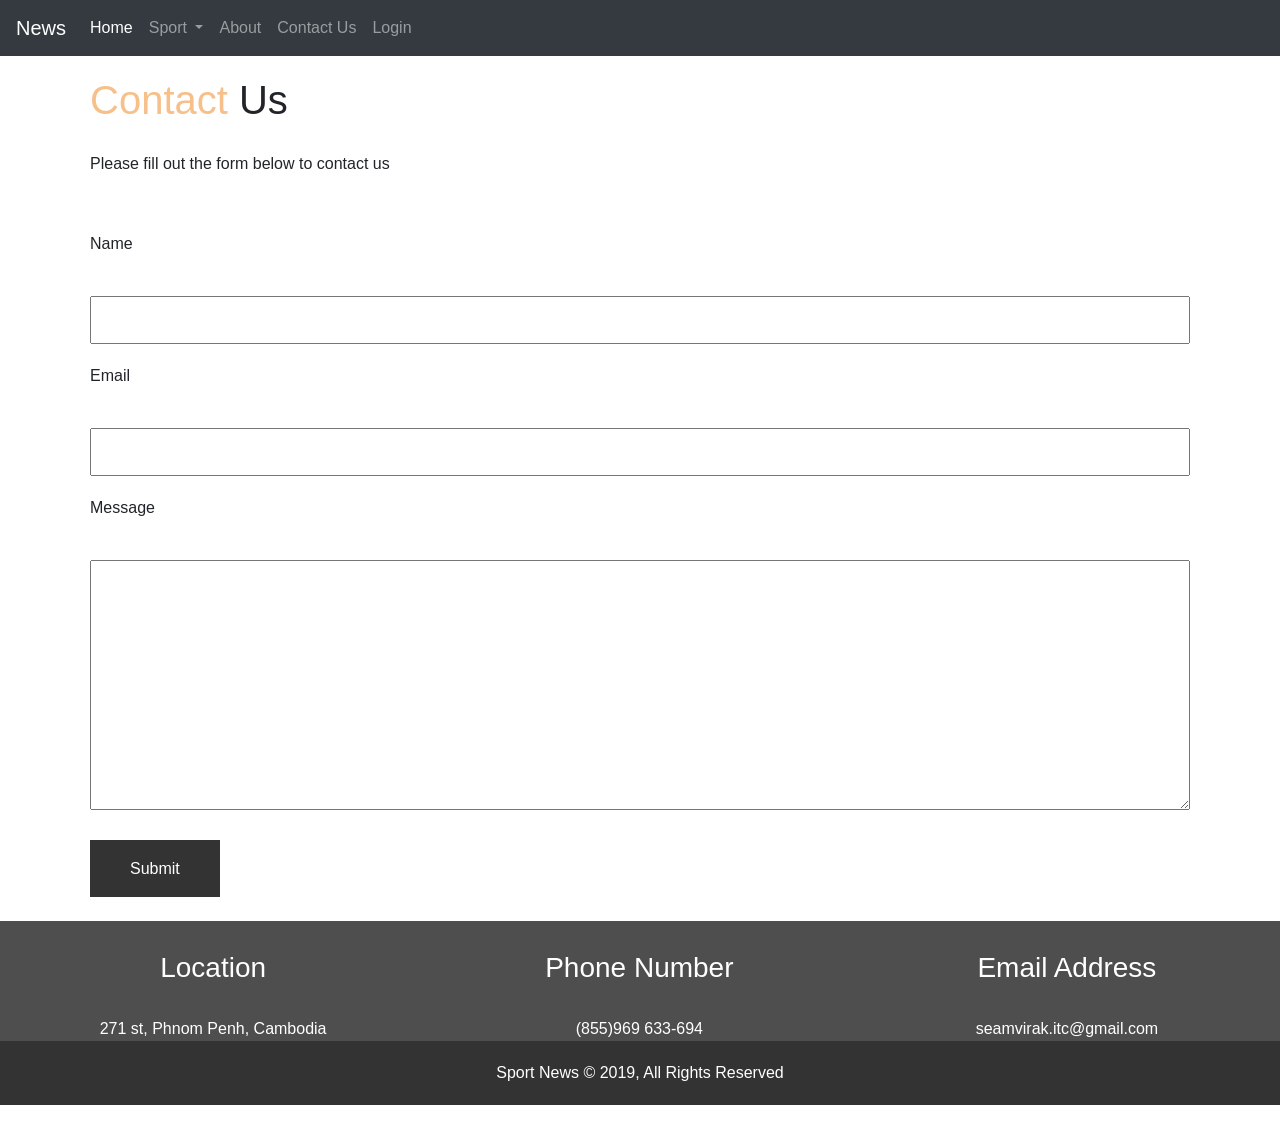
<file: pages/contact.html>
<!DOCTYPE html>
<html lang="en">

<head>
    <meta charset="UTF-8">
    <meta name="viewport" content="width=device-width, initial-scale=1.0">
    <meta http-equiv="X-UA-Compatible" content="ie=edge">
    <title>Contact</title>
    <link rel="stylesheet" href="css/css.css">
    <link rel="stylesheet" href="css/style.css">
    <link rel="stylesheet" href="bootstrap/css/bootstrap.min.css">
</head>

<body>

    <nav class="navbar navbar-expand-lg navbar-dark bg-dark">
        <a class="navbar-brand" href="#">News</a>
        <button class="navbar-toggler" type="button" data-toggle="collapse" data-target="#navbarNavDropdown"
            aria-controls="navbarNavDropdown" aria-expanded="false" aria-label="Toggle navigation">
            <span class="navbar-toggler-icon"></span>
        </button>
        <div class="collapse navbar-collapse" id="navbarNavDropdown">
            <ul class="navbar-nav">
                <li class="nav-item active">
                    <a class="nav-link" href="index.html">Home <span class="sr-only">(current)</span></a>
                </li>
                <li class="nav-item dropdown">
                    <a class="nav-link dropdown-toggle" href="#" id="navbarDropdownMenuLink" role="button"
                        data-toggle="dropdown" aria-haspopup="true" aria-expanded="false">
                        Sport
                    </a>
                    <div class="dropdown-menu" aria-labelledby="navbarDropdownMenuLink">
                        <a class="dropdown-item" href="index.html#footbal">Football</a>
                        <a class="dropdown-item" href="index.html#volleyball">Volley ball</a>
                        <a class="dropdown-item" href="index.html#boxing">Boxing</a>
                        <a class="dropdown-item" href="index.html#swimming">Swiming</a>
                    </div>
                </li>
                <li class="nav-item">
                    <a class="nav-link" href="#">About</a>
                </li>
                <li class="nav-item">
                    <a class="nav-link" href="contact.html">Contact Us</a>
                </li>
                <li class="nav-item">
                    <a class="nav-link" href="#">Login</a>
                </li>

            </ul>
        </div>
    </nav>
    <div class="contact-body">
        <div class="text">
            <h1><span>Contact</span> Us</h1>
            <p>Please fill out the form below to contact us</p>
        </div>
        <div class="form">
            <div class="name">
                <p>Name</p> <br>
                <input type="text" name="" id="">
            </div>
            <div class="email">
                <p>Email</p> <br>
                <input type="email" name="" id="">
            </div>
            <div class="textarea">
                <p>Message</p> <br>
                <textarea name="" id="" cols="30" rows="10"></textarea>
            </div>

            <div class="submit-btn">
                <a href="">Submit</a>
            </div>
        </div>

        
    </div>

    <div class="info">
        <div class="location">
            <h3>Location</h3><br>
            <p>271 st, Phnom Penh, Cambodia</p>
        </div>
        <div class="phone">
            <h3>Phone Number</h3><br>
            <p>(855)969 633-694</p>
        </div>
        <div class="email">
            <h3>Email Address</h3><br>
            <p>seamvirak.itc@gmail.com</p>
        </div>
    </div>

    <div class="bottom">
            <p>
                Sport News © 2019, All Rights Reserved
            </p>
        </div>

</body>
<script src="https://code.jquery.com/jquery-3.3.1.slim.min.js"
    integrity="sha384-q8i/X+965DzO0rT7abK41JStQIAqVgRVzpbzo5smXKp4YfRvH+8abtTE1Pi6jizo"
    crossorigin="anonymous"></script>
<script src="https://cdnjs.cloudflare.com/ajax/libs/popper.js/1.14.7/umd/popper.min.js"
    integrity="sha384-UO2eT0CpHqdSJQ6hJty5KVphtPhzWj9WO1clHTMGa3JDZwrnQq4sF86dIHNDz0W1"
    crossorigin="anonymous"></script>
<script src="https://stackpath.bootstrapcdn.com/bootstrap/4.3.1/js/bootstrap.min.js"
    integrity="sha384-JjSmVgyd0p3pXB1rRibZUAYoIIy6OrQ6VrjIEaFf/nJGzIxFDsf4x0xIM+B07jRM"
    crossorigin="anonymous"></script>

</html>
</file>
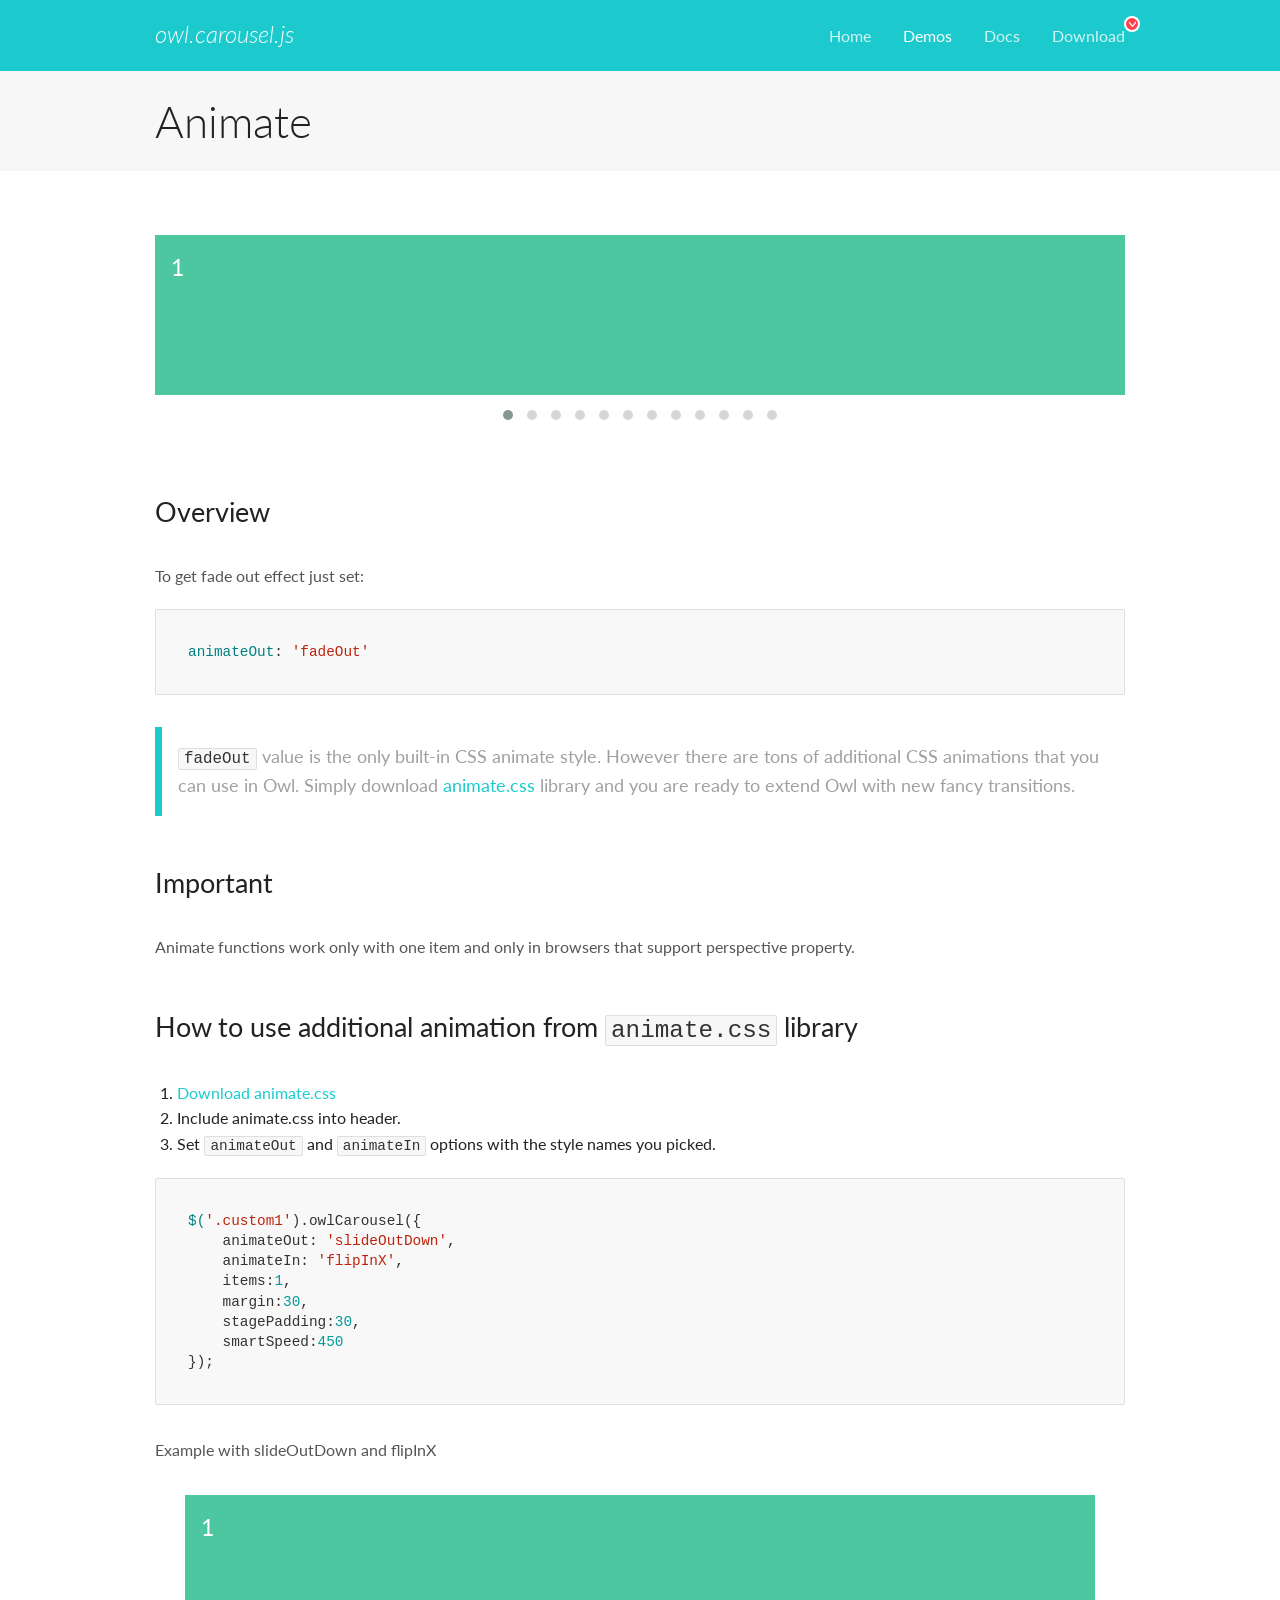
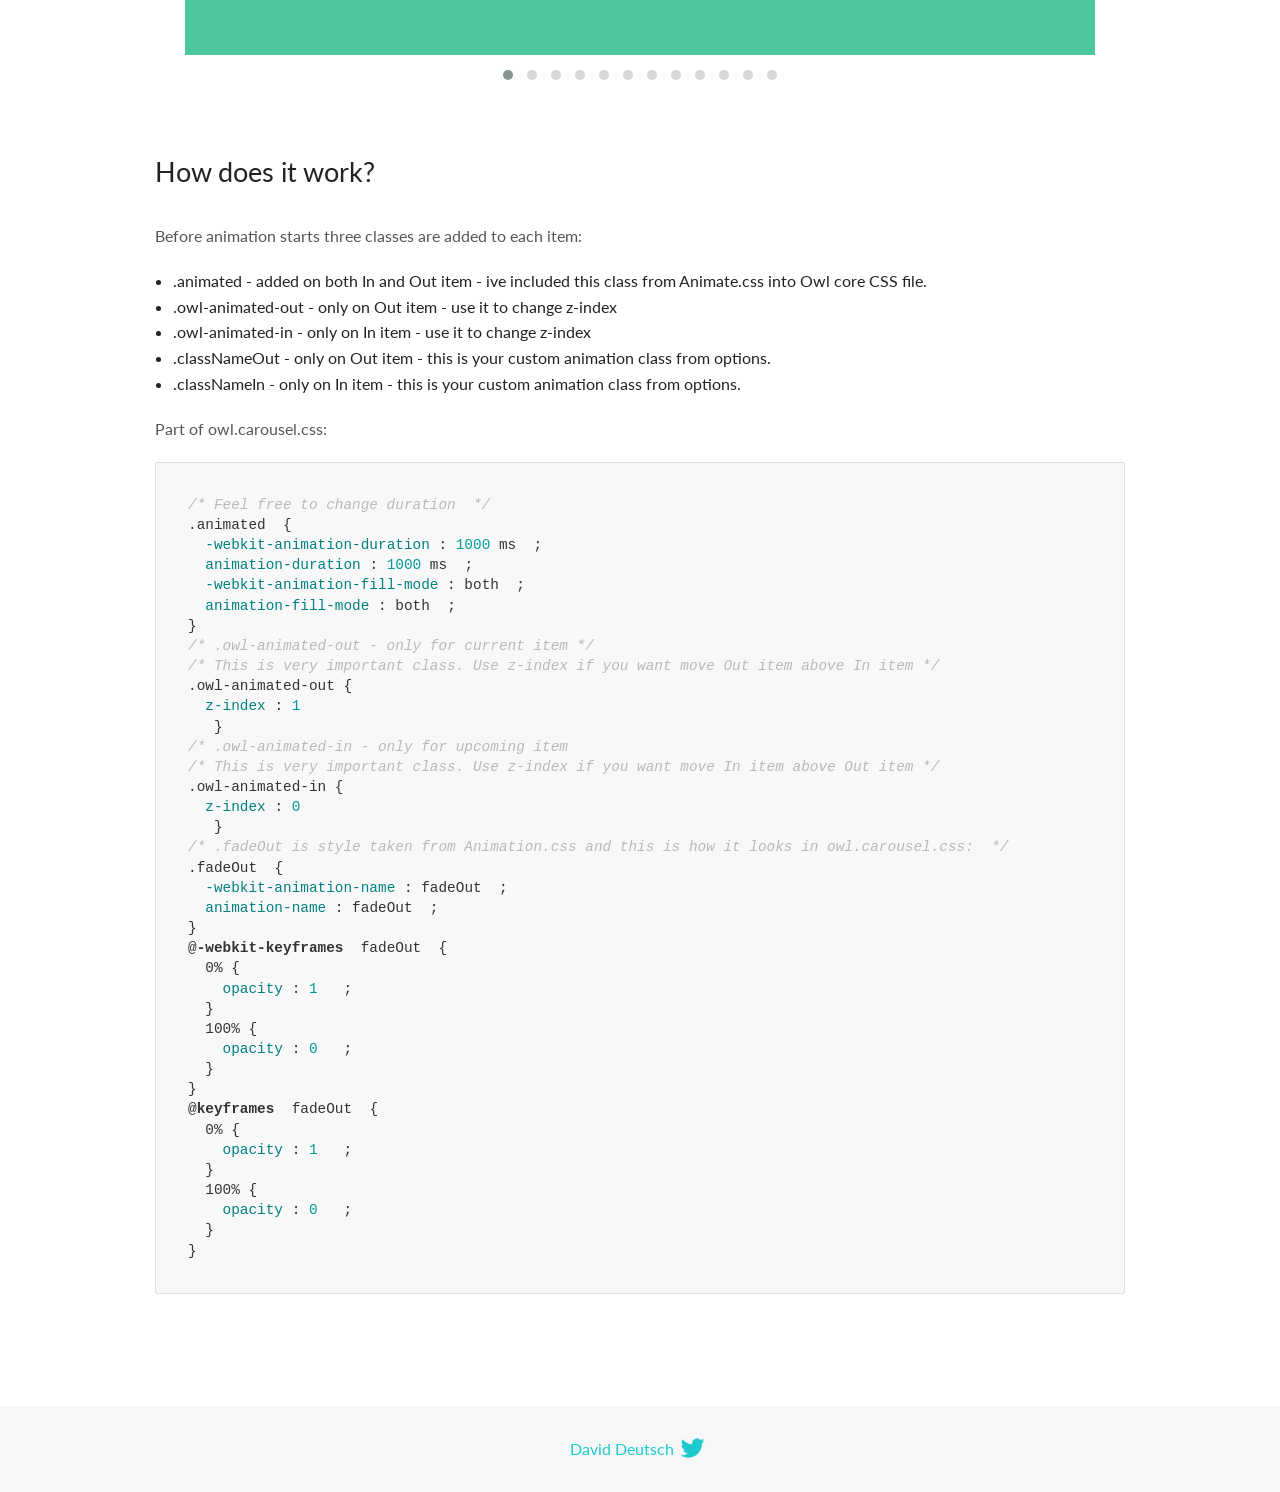
<file: pages/OwlCarousel/docs/demos/animate.html>
<!DOCTYPE html>
<html lang="en">
  <head>

    <!-- head -->
    <meta charset="utf-8">
    <meta name="msapplication-tap-highlight" content="no" />
    <meta name="viewport" content="width=device-width, initial-scale=1.0" />
    <meta name="description" content="Animate carousel">
    <meta name="author" content="David Deutsch">
    <title>
      Animate Demo | Owl Carousel | 2.3.4
    </title>

    <!-- Stylesheets -->
    <link href='https://fonts.googleapis.com/css?family=Lato:300,400,700,400italic,300italic' rel='stylesheet' type='text/css'>
    <link rel="stylesheet" href="../assets/css/docs.theme.min.css">

    <!-- Owl Stylesheets -->
    <link rel="stylesheet" href="../assets/owlcarousel/assets/owl.carousel.min.css">
    <link rel="stylesheet" href="../assets/owlcarousel/assets/owl.theme.default.min.css">

    <!-- HTML5 shim and Respond.js IE8 support of HTML5 elements and media queries -->

    <!--[if lt IE 9]>
      <script src="https://oss.maxcdn.com/libs/html5shiv/3.7.0/html5shiv.js"></script>
      <script src="https://oss.maxcdn.com/libs/respond.js/1.3.0/respond.min.js"></script>
    <![endif]-->

    <!-- Favicons -->
    <link rel="apple-touch-icon-precomposed" sizes="144x144" href="../assets/ico/apple-touch-icon-144-precomposed.png">
    <link rel="shortcut icon" href="../assets/ico/favicon.png">
    <link rel="shortcut icon" href="favicon.ico">

    <!-- Yeah i know js should not be in header. Its required for demos.-->

    <!-- javascript -->
    <script src="../assets/vendors/jquery.min.js"></script>
    <script src="../assets/owlcarousel/owl.carousel.js"></script>
  </head>
  <body>

    <!-- header -->
    <header class="header">
      <div class="row">
        <div class="large-12 columns">
          <div class="brand left">
            <h3>
              <a href="/OwlCarousel2/">owl.carousel.js</a> 
            </h3>
          </div>
          <a id="toggle-nav" class="right">
            <span></span> <span></span> <span></span> 
          </a> 
          <div class="nav-bar">
            <ul class="clearfix">
              <li> <a href="/OwlCarousel2/index.html">Home</a>  </li>
              <li class="active">
                <a href="/OwlCarousel2/demos/demos.html">Demos</a> 
              </li>
              <li> <a href="/OwlCarousel2/docs/started-welcome.html">Docs</a>  </li>
              <li>
                <a href="https://github.com/OwlCarousel2/OwlCarousel2/archive/2.3.4.zip">Download</a> 
                <span class="download"></span> 
              </li>
            </ul>
          </div>
        </div>
      </div>
    </header>

    <!-- title -->
    <section class="title">
      <div class="row">
        <div class="large-12 columns">
          <h1>Animate</h1>
        </div>
      </div>
    </section>

    <!--  Demos -->
    <section id="demos">
      <div class="row">
        <div class="large-12 columns">
          <div class="fadeOut owl-carousel owl-theme">
            <div class="item">
              <h4>1</h4>
            </div>
            <div class="item">
              <h4>2</h4>
            </div>
            <div class="item">
              <h4>3</h4>
            </div>
            <div class="item">
              <h4>4</h4>
            </div>
            <div class="item">
              <h4>5</h4>
            </div>
            <div class="item">
              <h4>6</h4>
            </div>
            <div class="item">
              <h4>7</h4>
            </div>
            <div class="item">
              <h4>8</h4>
            </div>
            <div class="item">
              <h4>9</h4>
            </div>
            <div class="item">
              <h4>10</h4>
            </div>
            <div class="item">
              <h4>11</h4>
            </div>
            <div class="item">
              <h4>12</h4>
            </div>
          </div>
          <h3 id="overview">Overview</h3>
          <p>To get fade out effect just set:</p>
          <pre><code>animateOut: &#39;fadeOut&#39;</code></pre>
          <blockquote>
            <p><code>fadeOut</code> value is the only built-in CSS animate style. However there are tons of additional CSS animations that you can use in Owl. Simply download
              <a href="https://daneden.github.io/animate.css/">animate.css</a>  library and you are ready to extend Owl with new fancy transitions.</p>
          </blockquote>
          <h3 id="important">Important</h3>
          <p>Animate functions work only with one item and only in browsers that support perspective property.</p>
          <h3 id="how-to-use-additional-animation-from-animate-css-library">How to use additional animation from <code>animate.css</code> library</h3>
          <ol>
            <li> <a href="https://daneden.github.io/animate.css/">Download animate.css</a>  </li>
            <li>Include animate.css into header.</li>
            <li>Set <code>animateOut</code> and <code>animateIn</code> options with the style names you picked.</li>
          </ol>
          <pre><code>$(&#39;.custom1&#39;).owlCarousel({
    animateOut: &#39;slideOutDown&#39;,
    animateIn: &#39;flipInX&#39;,
    items:1,
    margin:30,
    stagePadding:30,
    smartSpeed:450
});</code></pre>
          <p>Example with slideOutDown and flipInX</p>
          <div class="custom1 owl-carousel owl-theme">
            <div class="item">
              <h4>1</h4>
            </div>
            <div class="item">
              <h4>2</h4>
            </div>
            <div class="item">
              <h4>3</h4>
            </div>
            <div class="item">
              <h4>4</h4>
            </div>
            <div class="item">
              <h4>5</h4>
            </div>
            <div class="item">
              <h4>6</h4>
            </div>
            <div class="item">
              <h4>7</h4>
            </div>
            <div class="item">
              <h4>8</h4>
            </div>
            <div class="item">
              <h4>9</h4>
            </div>
            <div class="item">
              <h4>10</h4>
            </div>
            <div class="item">
              <h4>11</h4>
            </div>
            <div class="item">
              <h4>12</h4>
            </div>
          </div>
          <h3 id="how-does-it-work-">How does it work?</h3>
          <p>Before animation starts three classes are added to each item:</p>
          <ul>
            <li>.animated - added on both In and Out item - ive included this class from Animate.css into Owl core CSS file.</li>
            <li>.owl-animated-out - only on Out item - use it to change z-index</li>
            <li>.owl-animated-in - only on In item - use it to change z-index</li>
            <li>.classNameOut - only on Out item - this is your custom animation class from options.</li>
            <li>.classNameIn - only on In item - this is your custom animation class from options.</li>
          </ul>
          <p>Part of owl.carousel.css:</p>
          <pre><code class="language-css"><span class="comment">/* Feel free to change duration  */</span> 
<span class="class">.animated</span>  <span class="rules">{
  <span class="rule"><span class="attribute">-webkit-animation-duration</span> :<span class="value"> <span class="number">1000</span> ms</span> </span> ;
  <span class="rule"><span class="attribute">animation-duration</span> :<span class="value"> <span class="number">1000</span> ms</span> </span> ;
  <span class="rule"><span class="attribute">-webkit-animation-fill-mode</span> :<span class="value"> both</span> </span> ;
  <span class="rule"><span class="attribute">animation-fill-mode</span> :<span class="value"> both</span> </span> ;
<span class="rule">}</span> </span> 
<span class="comment">/* .owl-animated-out - only for current item */</span> 
<span class="comment">/* This is very important class. Use z-index if you want move Out item above In item */</span> 
<span class="class">.owl-animated-out</span> <span class="rules">{
  <span class="rule"><span class="attribute">z-index</span> :<span class="value"> <span class="number">1</span> 
</span> </span> </span> }
<span class="comment">/* .owl-animated-in - only for upcoming item
/* This is very important class. Use z-index if you want move In item above Out item */</span> 
<span class="class">.owl-animated-in</span> <span class="rules">{
  <span class="rule"><span class="attribute">z-index</span> :<span class="value"> <span class="number">0</span> 
</span> </span> </span> }
<span class="comment">/* .fadeOut is style taken from Animation.css and this is how it looks in owl.carousel.css:  */</span> 
<span class="class">.fadeOut</span>  <span class="rules">{
  <span class="rule"><span class="attribute">-webkit-animation-name</span> :<span class="value"> fadeOut</span> </span> ;
  <span class="rule"><span class="attribute">animation-name</span> :<span class="value"> fadeOut</span> </span> ;
<span class="rule">}</span> </span> 
<span class="at_rule">@<span class="keyword">-webkit-keyframes</span>  fadeOut </span> {
  0% <span class="rules">{
    <span class="rule"><span class="attribute">opacity</span> :<span class="value"> <span class="number">1</span> </span> </span> ;
  <span class="rule">}</span> </span> 
  100% <span class="rules">{
    <span class="rule"><span class="attribute">opacity</span> :<span class="value"> <span class="number">0</span> </span> </span> ;
  <span class="rule">}</span> </span> 
}
<span class="at_rule">@<span class="keyword">keyframes</span>  fadeOut </span> {
  0% <span class="rules">{
    <span class="rule"><span class="attribute">opacity</span> :<span class="value"> <span class="number">1</span> </span> </span> ;
  <span class="rule">}</span> </span> 
  100% <span class="rules">{
    <span class="rule"><span class="attribute">opacity</span> :<span class="value"> <span class="number">0</span> </span> </span> ;
  <span class="rule">}</span> </span> 
}</code></pre>
          <link rel="stylesheet" href="../assets/css/animate.css">
          <script>
            jQuery(document).ready(function($) {
              $('.fadeOut').owlCarousel({
                items: 1,
                animateOut: 'fadeOut',
                loop: true,
                margin: 10,
              });
              $('.custom1').owlCarousel({
                animateOut: 'slideOutDown',
                animateIn: 'flipInX',
                items: 1,
                margin: 30,
                stagePadding: 30,
                smartSpeed: 450
              });
            });
          </script>
        </div>
      </div>
    </section>

    <!-- footer -->
    <footer class="footer">
      <div class="row">
        <div class="large-12 columns">
          <h5>
            <a href="/OwlCarousel2/docs/support-contact.html">David Deutsch</a> 
            <a id="custom-tweet-button" href="https://twitter.com/share?url=https://github.com/OwlCarousel2/OwlCarousel2&text=Owl Carousel - This is so awesome! " target="_blank"></a> 
          </h5>
        </div>
      </div>
    </footer>

    <!-- vendors -->
    <script src="../assets/vendors/highlight.js"></script>
    <script src="../assets/js/app.js"></script>
  </body>
</html>
</file>
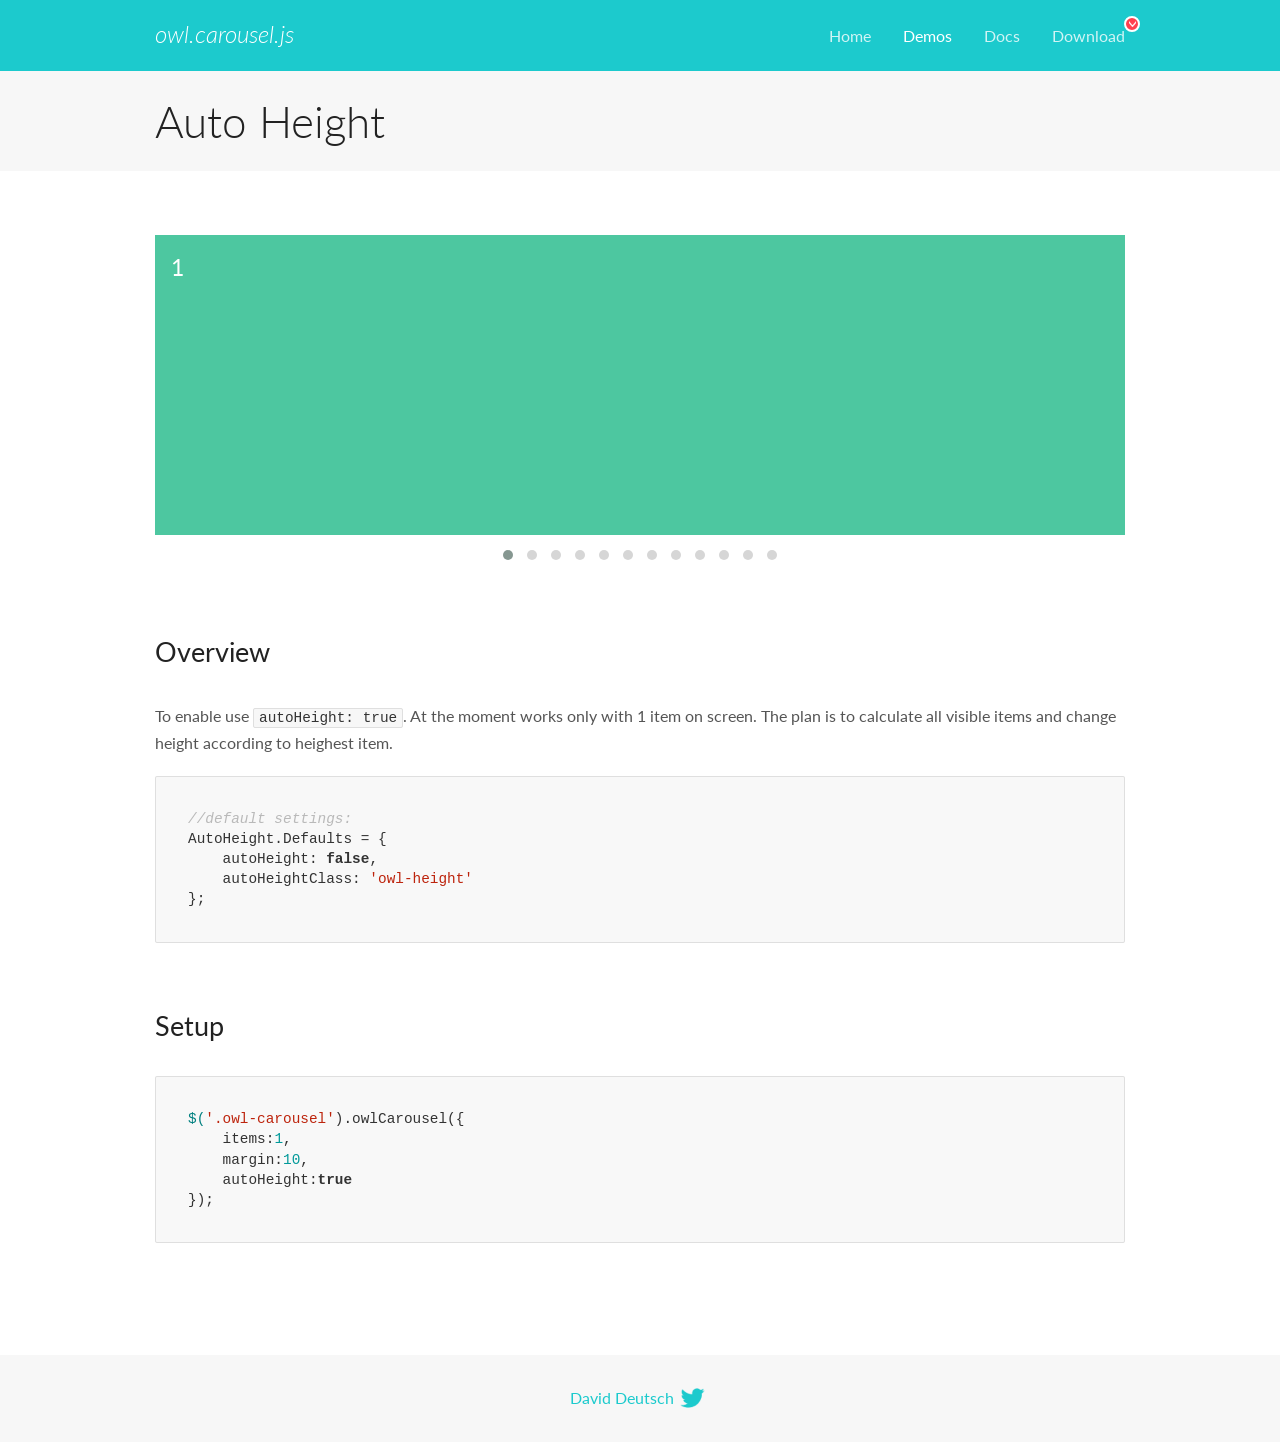
<file: pages/OwlCarousel/docs/demos/autoheight.html>
<!DOCTYPE html>
<html lang="en">
  <head>

    <!-- head -->
    <meta charset="utf-8">
    <meta name="msapplication-tap-highlight" content="no" />
    <meta name="viewport" content="width=device-width, initial-scale=1.0" />
    <meta name="description" content="autoHeight usage demo">
    <meta name="author" content="David Deutsch">
    <title>
      Auto Height Demo | Owl Carousel | 2.3.4
    </title>

    <!-- Stylesheets -->
    <link href='https://fonts.googleapis.com/css?family=Lato:300,400,700,400italic,300italic' rel='stylesheet' type='text/css'>
    <link rel="stylesheet" href="../assets/css/docs.theme.min.css">

    <!-- Owl Stylesheets -->
    <link rel="stylesheet" href="../assets/owlcarousel/assets/owl.carousel.min.css">
    <link rel="stylesheet" href="../assets/owlcarousel/assets/owl.theme.default.min.css">

    <!-- HTML5 shim and Respond.js IE8 support of HTML5 elements and media queries -->

    <!--[if lt IE 9]>
      <script src="https://oss.maxcdn.com/libs/html5shiv/3.7.0/html5shiv.js"></script>
      <script src="https://oss.maxcdn.com/libs/respond.js/1.3.0/respond.min.js"></script>
    <![endif]-->

    <!-- Favicons -->
    <link rel="apple-touch-icon-precomposed" sizes="144x144" href="../assets/ico/apple-touch-icon-144-precomposed.png">
    <link rel="shortcut icon" href="../assets/ico/favicon.png">
    <link rel="shortcut icon" href="favicon.ico">

    <!-- Yeah i know js should not be in header. Its required for demos.-->

    <!-- javascript -->
    <script src="../assets/vendors/jquery.min.js"></script>
    <script src="../assets/owlcarousel/owl.carousel.js"></script>
  </head>
  <body>

    <!-- header -->
    <header class="header">
      <div class="row">
        <div class="large-12 columns">
          <div class="brand left">
            <h3>
              <a href="/OwlCarousel2/">owl.carousel.js</a> 
            </h3>
          </div>
          <a id="toggle-nav" class="right">
            <span></span> <span></span> <span></span> 
          </a> 
          <div class="nav-bar">
            <ul class="clearfix">
              <li> <a href="/OwlCarousel2/index.html">Home</a>  </li>
              <li class="active">
                <a href="/OwlCarousel2/demos/demos.html">Demos</a> 
              </li>
              <li> <a href="/OwlCarousel2/docs/started-welcome.html">Docs</a>  </li>
              <li>
                <a href="https://github.com/OwlCarousel2/OwlCarousel2/archive/2.3.4.zip">Download</a> 
                <span class="download"></span> 
              </li>
            </ul>
          </div>
        </div>
      </div>
    </header>

    <!-- title -->
    <section class="title">
      <div class="row">
        <div class="large-12 columns">
          <h1>Auto Height</h1>
        </div>
      </div>
    </section>

    <!--  Demos -->
    <section id="demos">
      <div class="row">
        <div class="large-12 columns">
          <div class="owl-carousel owl-theme">
            <div class="item" style="height:300px">
              <h4>1</h4>
            </div>
            <div class="item" style="height:100px">
              <h4>2</h4>
            </div>
            <div class="item" style="height:500px">
              <h4>3</h4>
            </div>
            <div class="item" style="height:250px">
              <h4>4</h4>
            </div>
            <div class="item" style="height:400px">
              <h4>5</h4>
            </div>
            <div class="item" style="height:500px">
              <h4>6</h4>
            </div>
            <div class="item" style="height:600px">
              <h4>7</h4>
            </div>
            <div class="item" style="height:400px">
              <h4>8</h4>
            </div>
            <div class="item" style="height:300px">
              <h4>9</h4>
            </div>
            <div class="item" style="height:350px">
              <h4>10</h4>
            </div>
            <div class="item" style="height:200px">
              <h4>11</h4>
            </div>
            <div class="item" style="height:150px">
              <h4>12</h4>
            </div>
          </div>
          <h3 id="overview">Overview</h3>
          <p>To enable use <code>autoHeight: true</code>. At the moment works only with 1 item on screen. The plan is to calculate all visible items and change height according to heighest item.</p>
          <pre><code>//default settings:
AutoHeight.Defaults = {
    autoHeight: false,
    autoHeightClass: &#39;owl-height&#39;
};</code></pre>
          <h3 id="setup">Setup</h3>
          <pre><code>$(&#39;.owl-carousel&#39;).owlCarousel({
    items:1,
    margin:10,
    autoHeight:true
});</code></pre>
          <script>
            $(document).ready(function() {
              $('.owl-carousel').owlCarousel({
                items: 1,
                margin: 10,
                autoHeight: true
              });
            })
          </script>
        </div>
      </div>
    </section>

    <!-- footer -->
    <footer class="footer">
      <div class="row">
        <div class="large-12 columns">
          <h5>
            <a href="/OwlCarousel2/docs/support-contact.html">David Deutsch</a> 
            <a id="custom-tweet-button" href="https://twitter.com/share?url=https://github.com/OwlCarousel2/OwlCarousel2&text=Owl Carousel - This is so awesome! " target="_blank"></a> 
          </h5>
        </div>
      </div>
    </footer>

    <!-- vendors -->
    <script src="../assets/vendors/highlight.js"></script>
    <script src="../assets/js/app.js"></script>
  </body>
</html>
</file>
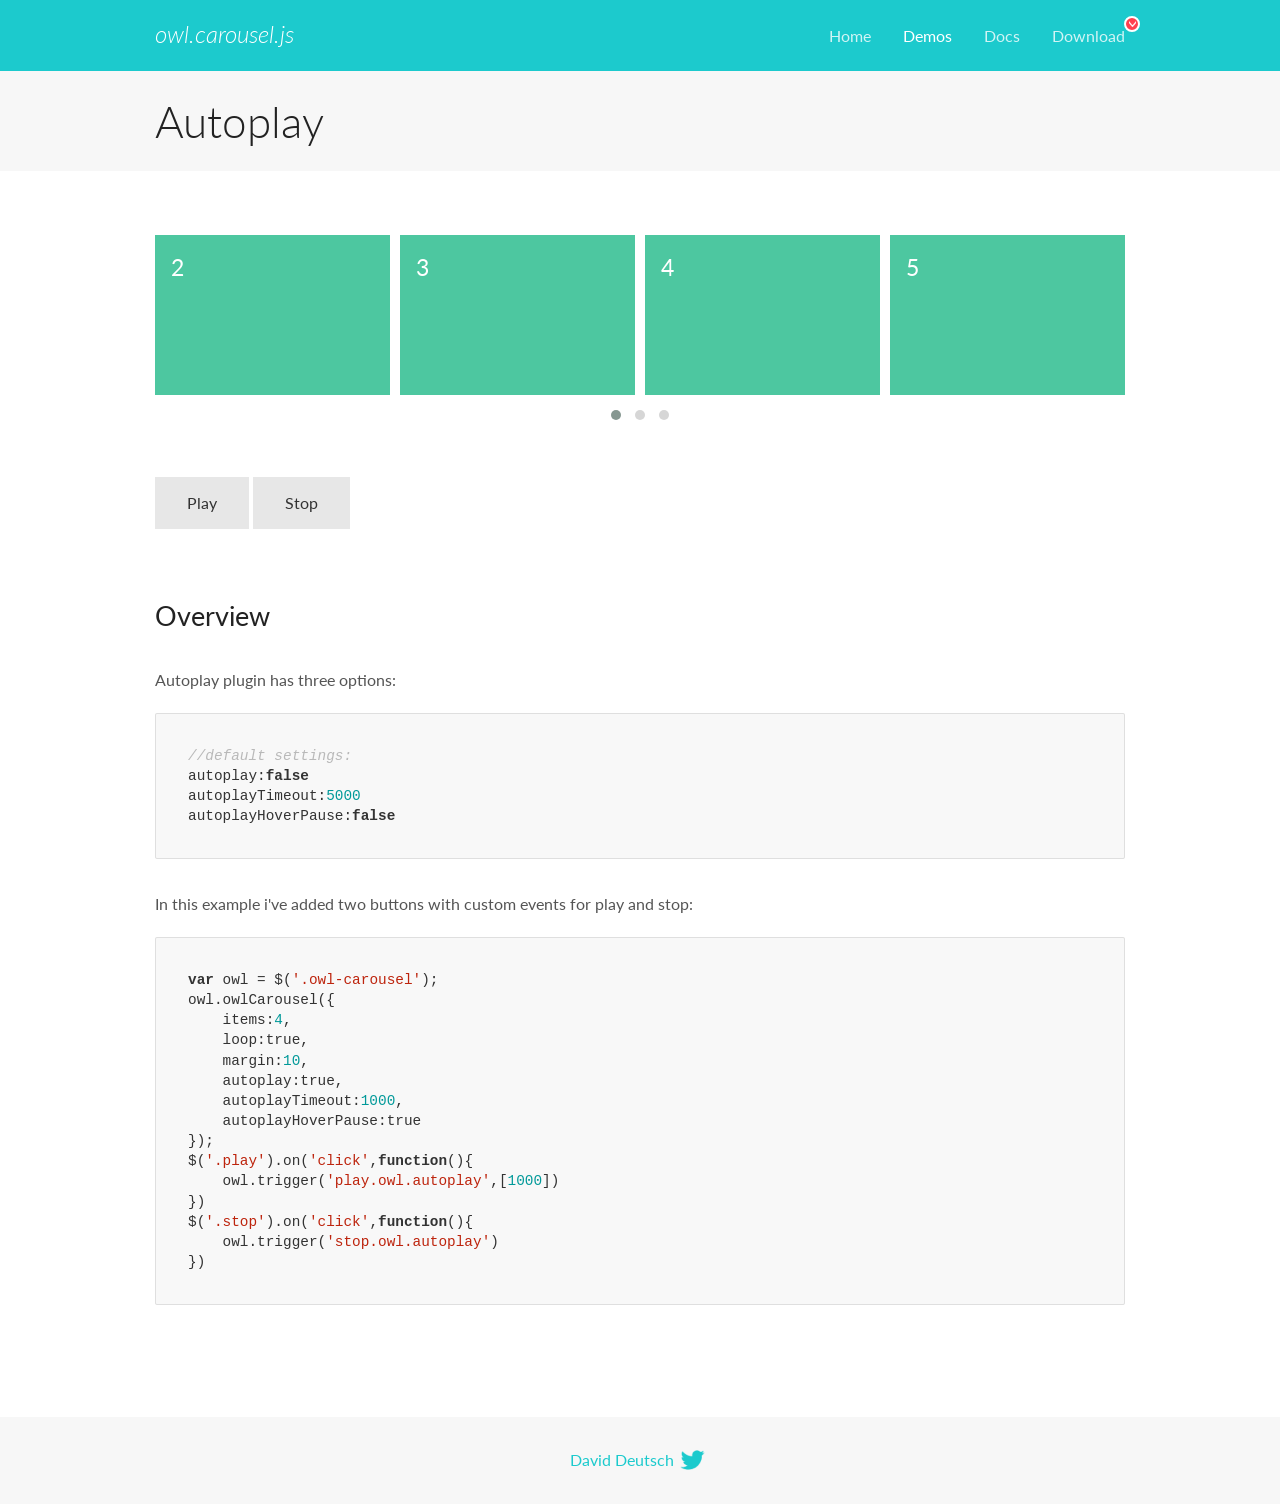
<file: pages/OwlCarousel/docs/demos/autoplay.html>
<!DOCTYPE html>
<html lang="en">
  <head>

    <!-- head -->
    <meta charset="utf-8">
    <meta name="msapplication-tap-highlight" content="no" />
    <meta name="viewport" content="width=device-width, initial-scale=1.0" />
    <meta name="description" content="Autoplay usage demo">
    <meta name="author" content="David Deutsch">
    <title>
      Autoplay Demo | Owl Carousel | 2.3.4
    </title>

    <!-- Stylesheets -->
    <link href='https://fonts.googleapis.com/css?family=Lato:300,400,700,400italic,300italic' rel='stylesheet' type='text/css'>
    <link rel="stylesheet" href="../assets/css/docs.theme.min.css">

    <!-- Owl Stylesheets -->
    <link rel="stylesheet" href="../assets/owlcarousel/assets/owl.carousel.min.css">
    <link rel="stylesheet" href="../assets/owlcarousel/assets/owl.theme.default.min.css">

    <!-- HTML5 shim and Respond.js IE8 support of HTML5 elements and media queries -->

    <!--[if lt IE 9]>
      <script src="https://oss.maxcdn.com/libs/html5shiv/3.7.0/html5shiv.js"></script>
      <script src="https://oss.maxcdn.com/libs/respond.js/1.3.0/respond.min.js"></script>
    <![endif]-->

    <!-- Favicons -->
    <link rel="apple-touch-icon-precomposed" sizes="144x144" href="../assets/ico/apple-touch-icon-144-precomposed.png">
    <link rel="shortcut icon" href="../assets/ico/favicon.png">
    <link rel="shortcut icon" href="favicon.ico">

    <!-- Yeah i know js should not be in header. Its required for demos.-->

    <!-- javascript -->
    <script src="../assets/vendors/jquery.min.js"></script>
    <script src="../assets/owlcarousel/owl.carousel.js"></script>
  </head>
  <body>

    <!-- header -->
    <header class="header">
      <div class="row">
        <div class="large-12 columns">
          <div class="brand left">
            <h3>
              <a href="/OwlCarousel2/">owl.carousel.js</a> 
            </h3>
          </div>
          <a id="toggle-nav" class="right">
            <span></span> <span></span> <span></span> 
          </a> 
          <div class="nav-bar">
            <ul class="clearfix">
              <li> <a href="/OwlCarousel2/index.html">Home</a>  </li>
              <li class="active">
                <a href="/OwlCarousel2/demos/demos.html">Demos</a> 
              </li>
              <li> <a href="/OwlCarousel2/docs/started-welcome.html">Docs</a>  </li>
              <li>
                <a href="https://github.com/OwlCarousel2/OwlCarousel2/archive/2.3.4.zip">Download</a> 
                <span class="download"></span> 
              </li>
            </ul>
          </div>
        </div>
      </div>
    </header>

    <!-- title -->
    <section class="title">
      <div class="row">
        <div class="large-12 columns">
          <h1>Autoplay</h1>
        </div>
      </div>
    </section>

    <!--  Demos -->
    <section id="demos">
      <div class="row">
        <div class="large-12 columns">
          <div class="owl-carousel owl-theme">
            <div class="item">
              <h4>1</h4>
            </div>
            <div class="item">
              <h4>2</h4>
            </div>
            <div class="item">
              <h4>3</h4>
            </div>
            <div class="item">
              <h4>4</h4>
            </div>
            <div class="item">
              <h4>5</h4>
            </div>
            <div class="item">
              <h4>6</h4>
            </div>
            <div class="item">
              <h4>7</h4>
            </div>
            <div class="item">
              <h4>8</h4>
            </div>
            <div class="item">
              <h4>9</h4>
            </div>
            <div class="item">
              <h4>10</h4>
            </div>
            <div class="item">
              <h4>11</h4>
            </div>
            <div class="item">
              <h4>12</h4>
            </div>
          </div>
          <a class="button secondary play">Play</a> 
          <a class="button secondary stop">Stop</a> 
          <h3 id="overview">Overview</h3>
          <p>Autoplay plugin has three options:</p>
          <pre><code>//default settings:
autoplay:false
autoplayTimeout:5000
autoplayHoverPause:false</code></pre>
          <p>In this example i&#39;ve added two buttons with custom events for play and stop:</p>
          <pre><code>var owl = $(&#39;.owl-carousel&#39;);
owl.owlCarousel({
    items:4,
    loop:true,
    margin:10,
    autoplay:true,
    autoplayTimeout:1000,
    autoplayHoverPause:true
});
$(&#39;.play&#39;).on(&#39;click&#39;,function(){
    owl.trigger(&#39;play.owl.autoplay&#39;,[1000])
})
$(&#39;.stop&#39;).on(&#39;click&#39;,function(){
    owl.trigger(&#39;stop.owl.autoplay&#39;)
})</code></pre>
          <script>
            $(document).ready(function() {
              var owl = $('.owl-carousel');
              owl.owlCarousel({
                items: 4,
                loop: true,
                margin: 10,
                autoplay: true,
                autoplayTimeout: 1000,
                autoplayHoverPause: true
              });
              $('.play').on('click', function() {
                owl.trigger('play.owl.autoplay', [1000])
              })
              $('.stop').on('click', function() {
                owl.trigger('stop.owl.autoplay')
              })
            })
          </script>
        </div>
      </div>
    </section>

    <!-- footer -->
    <footer class="footer">
      <div class="row">
        <div class="large-12 columns">
          <h5>
            <a href="/OwlCarousel2/docs/support-contact.html">David Deutsch</a> 
            <a id="custom-tweet-button" href="https://twitter.com/share?url=https://github.com/OwlCarousel2/OwlCarousel2&text=Owl Carousel - This is so awesome! " target="_blank"></a> 
          </h5>
        </div>
      </div>
    </footer>

    <!-- vendors -->
    <script src="../assets/vendors/highlight.js"></script>
    <script src="../assets/js/app.js"></script>
  </body>
</html>
</file>
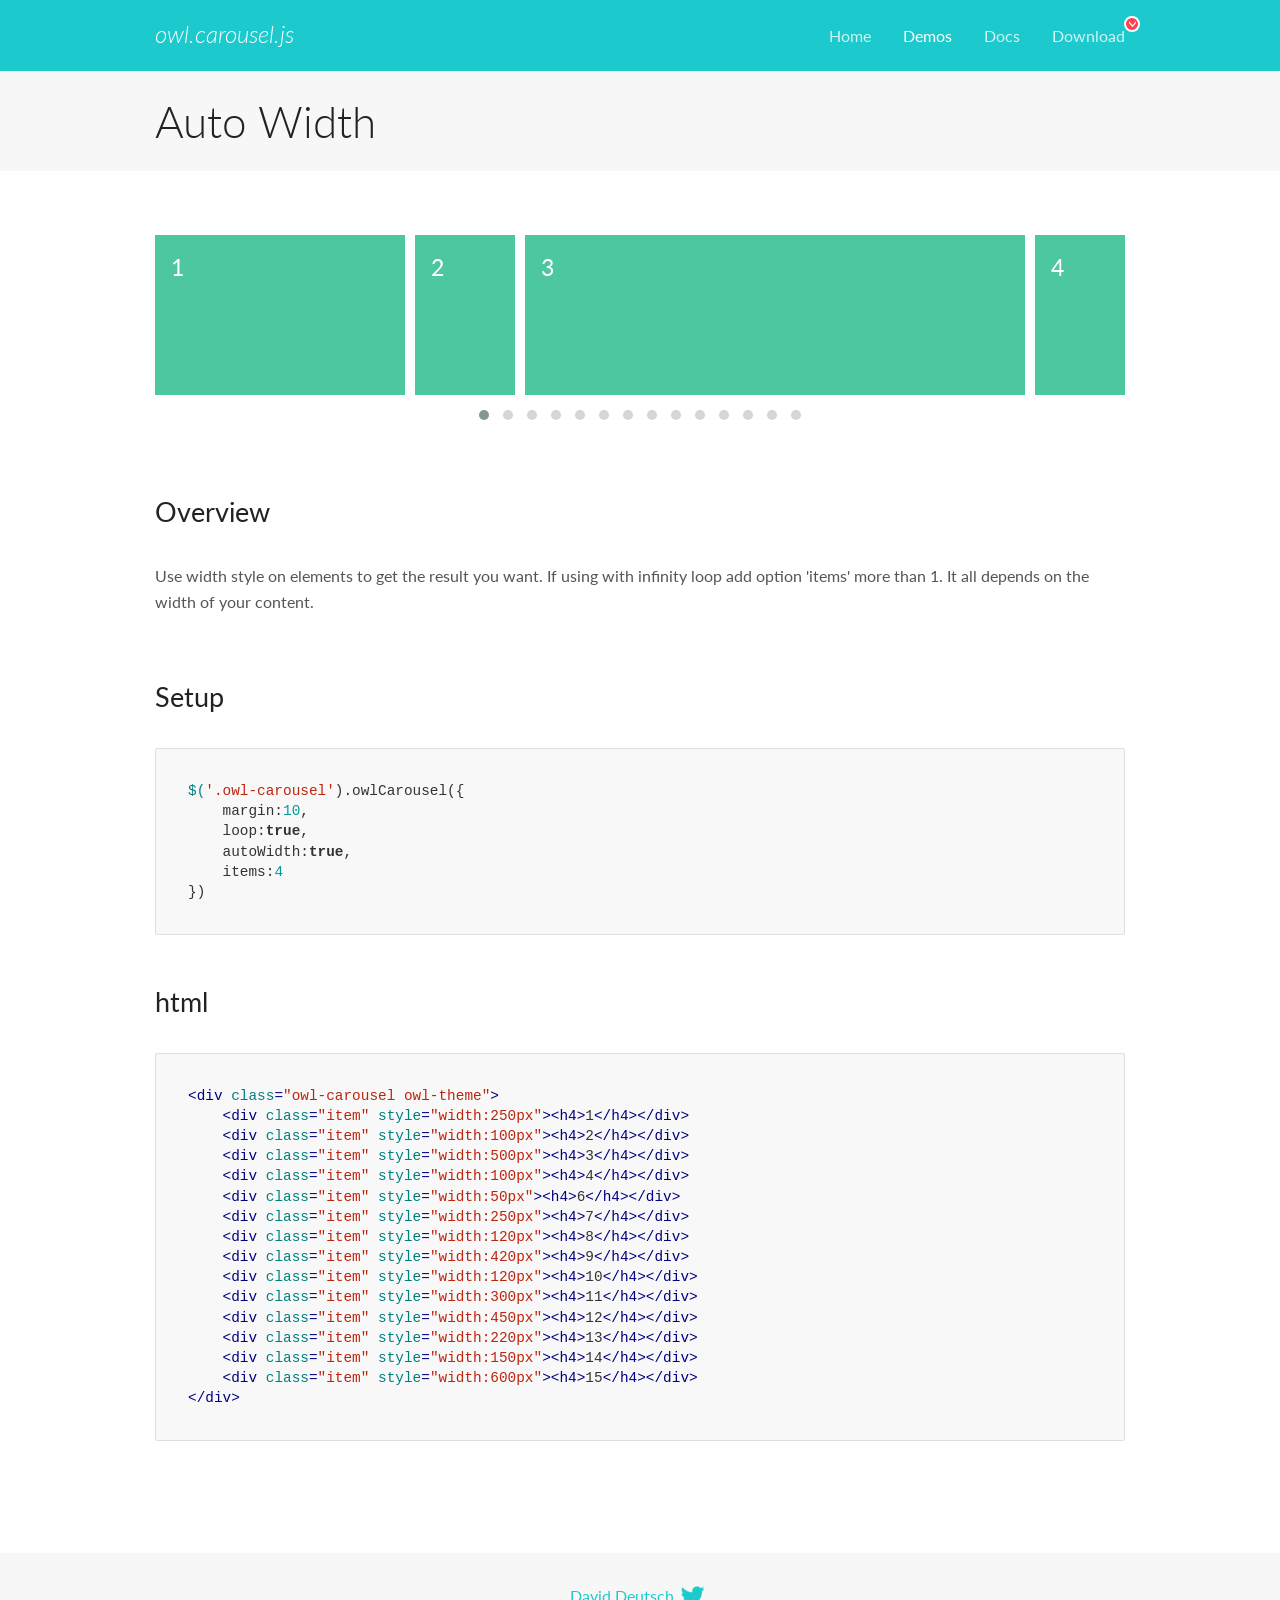
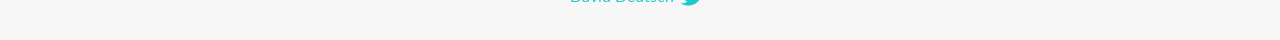
<file: pages/OwlCarousel/docs/demos/autowidth.html>
<!DOCTYPE html>
<html lang="en">
  <head>

    <!-- head -->
    <meta charset="utf-8">
    <meta name="msapplication-tap-highlight" content="no" />
    <meta name="viewport" content="width=device-width, initial-scale=1.0" />
    <meta name="description" content="Auto Width">
    <meta name="author" content="David Deutsch">
    <title>
      Auto Width Demo | Owl Carousel | 2.3.4
    </title>

    <!-- Stylesheets -->
    <link href='https://fonts.googleapis.com/css?family=Lato:300,400,700,400italic,300italic' rel='stylesheet' type='text/css'>
    <link rel="stylesheet" href="../assets/css/docs.theme.min.css">

    <!-- Owl Stylesheets -->
    <link rel="stylesheet" href="../assets/owlcarousel/assets/owl.carousel.min.css">
    <link rel="stylesheet" href="../assets/owlcarousel/assets/owl.theme.default.min.css">

    <!-- HTML5 shim and Respond.js IE8 support of HTML5 elements and media queries -->

    <!--[if lt IE 9]>
      <script src="https://oss.maxcdn.com/libs/html5shiv/3.7.0/html5shiv.js"></script>
      <script src="https://oss.maxcdn.com/libs/respond.js/1.3.0/respond.min.js"></script>
    <![endif]-->

    <!-- Favicons -->
    <link rel="apple-touch-icon-precomposed" sizes="144x144" href="../assets/ico/apple-touch-icon-144-precomposed.png">
    <link rel="shortcut icon" href="../assets/ico/favicon.png">
    <link rel="shortcut icon" href="favicon.ico">

    <!-- Yeah i know js should not be in header. Its required for demos.-->

    <!-- javascript -->
    <script src="../assets/vendors/jquery.min.js"></script>
    <script src="../assets/owlcarousel/owl.carousel.js"></script>
  </head>
  <body>

    <!-- header -->
    <header class="header">
      <div class="row">
        <div class="large-12 columns">
          <div class="brand left">
            <h3>
              <a href="/OwlCarousel2/">owl.carousel.js</a> 
            </h3>
          </div>
          <a id="toggle-nav" class="right">
            <span></span> <span></span> <span></span> 
          </a> 
          <div class="nav-bar">
            <ul class="clearfix">
              <li> <a href="/OwlCarousel2/index.html">Home</a>  </li>
              <li class="active">
                <a href="/OwlCarousel2/demos/demos.html">Demos</a> 
              </li>
              <li> <a href="/OwlCarousel2/docs/started-welcome.html">Docs</a>  </li>
              <li>
                <a href="https://github.com/OwlCarousel2/OwlCarousel2/archive/2.3.4.zip">Download</a> 
                <span class="download"></span> 
              </li>
            </ul>
          </div>
        </div>
      </div>
    </header>

    <!-- title -->
    <section class="title">
      <div class="row">
        <div class="large-12 columns">
          <h1>Auto Width</h1>
        </div>
      </div>
    </section>

    <!--  Demos -->
    <section id="demos">
      <div class="row">
        <div class="large-12 columns">
          <div class="owl-carousel owl-theme">
            <div class="item" style="width:250px">
              <h4>1</h4>
            </div>
            <div class="item" style="width:100px">
              <h4>2</h4>
            </div>
            <div class="item" style="width:500px">
              <h4>3</h4>
            </div>
            <div class="item" style="width:100px">
              <h4>4</h4>
            </div>
            <div class="item" style="width:50px">
              <h4>6</h4>
            </div>
            <div class="item" style="width:250px">
              <h4>7</h4>
            </div>
            <div class="item" style="width:120px">
              <h4>8</h4>
            </div>
            <div class="item" style="width:420px">
              <h4>9</h4>
            </div>
            <div class="item" style="width:120px">
              <h4>10</h4>
            </div>
            <div class="item" style="width:300px">
              <h4>11</h4>
            </div>
            <div class="item" style="width:450px">
              <h4>12</h4>
            </div>
            <div class="item" style="width:220px">
              <h4>13</h4>
            </div>
            <div class="item" style="width:150px">
              <h4>14</h4>
            </div>
            <div class="item" style="width:600px">
              <h4>15</h4>
            </div>
          </div>
          <h3 id="overview">Overview</h3>
          <p>Use width style on elements to get the result you want. If using with infinity loop add option &#39;items&#39; more than 1. It all depends on the width of your content.</p>
          <h3 id="setup">Setup</h3>
          <pre><code>$(&#39;.owl-carousel&#39;).owlCarousel({
    margin:10,
    loop:true,
    autoWidth:true,
    items:4
})</code></pre>
          <h3 id="html">html</h3>
          <pre><code>&lt;div class=&quot;owl-carousel owl-theme&quot;&gt;
    &lt;div class=&quot;item&quot; style=&quot;width:250px&quot;&gt;&lt;h4&gt;1&lt;/h4&gt;&lt;/div&gt;
    &lt;div class=&quot;item&quot; style=&quot;width:100px&quot;&gt;&lt;h4&gt;2&lt;/h4&gt;&lt;/div&gt;
    &lt;div class=&quot;item&quot; style=&quot;width:500px&quot;&gt;&lt;h4&gt;3&lt;/h4&gt;&lt;/div&gt;
    &lt;div class=&quot;item&quot; style=&quot;width:100px&quot;&gt;&lt;h4&gt;4&lt;/h4&gt;&lt;/div&gt;
    &lt;div class=&quot;item&quot; style=&quot;width:50px&quot;&gt;&lt;h4&gt;6&lt;/h4&gt;&lt;/div&gt;
    &lt;div class=&quot;item&quot; style=&quot;width:250px&quot;&gt;&lt;h4&gt;7&lt;/h4&gt;&lt;/div&gt;
    &lt;div class=&quot;item&quot; style=&quot;width:120px&quot;&gt;&lt;h4&gt;8&lt;/h4&gt;&lt;/div&gt;
    &lt;div class=&quot;item&quot; style=&quot;width:420px&quot;&gt;&lt;h4&gt;9&lt;/h4&gt;&lt;/div&gt;
    &lt;div class=&quot;item&quot; style=&quot;width:120px&quot;&gt;&lt;h4&gt;10&lt;/h4&gt;&lt;/div&gt;
    &lt;div class=&quot;item&quot; style=&quot;width:300px&quot;&gt;&lt;h4&gt;11&lt;/h4&gt;&lt;/div&gt;
    &lt;div class=&quot;item&quot; style=&quot;width:450px&quot;&gt;&lt;h4&gt;12&lt;/h4&gt;&lt;/div&gt;
    &lt;div class=&quot;item&quot; style=&quot;width:220px&quot;&gt;&lt;h4&gt;13&lt;/h4&gt;&lt;/div&gt;
    &lt;div class=&quot;item&quot; style=&quot;width:150px&quot;&gt;&lt;h4&gt;14&lt;/h4&gt;&lt;/div&gt;
    &lt;div class=&quot;item&quot; style=&quot;width:600px&quot;&gt;&lt;h4&gt;15&lt;/h4&gt;&lt;/div&gt;
&lt;/div&gt;</code></pre>
          <script>
            $(document).ready(function() {
              $('.owl-carousel').owlCarousel({
                margin: 10,
                loop: true,
                autoWidth: true,
                items: 4
              })
            })
          </script>
        </div>
      </div>
    </section>

    <!-- footer -->
    <footer class="footer">
      <div class="row">
        <div class="large-12 columns">
          <h5>
            <a href="/OwlCarousel2/docs/support-contact.html">David Deutsch</a> 
            <a id="custom-tweet-button" href="https://twitter.com/share?url=https://github.com/OwlCarousel2/OwlCarousel2&text=Owl Carousel - This is so awesome! " target="_blank"></a> 
          </h5>
        </div>
      </div>
    </footer>

    <!-- vendors -->
    <script src="../assets/vendors/highlight.js"></script>
    <script src="../assets/js/app.js"></script>
  </body>
</html>
</file>
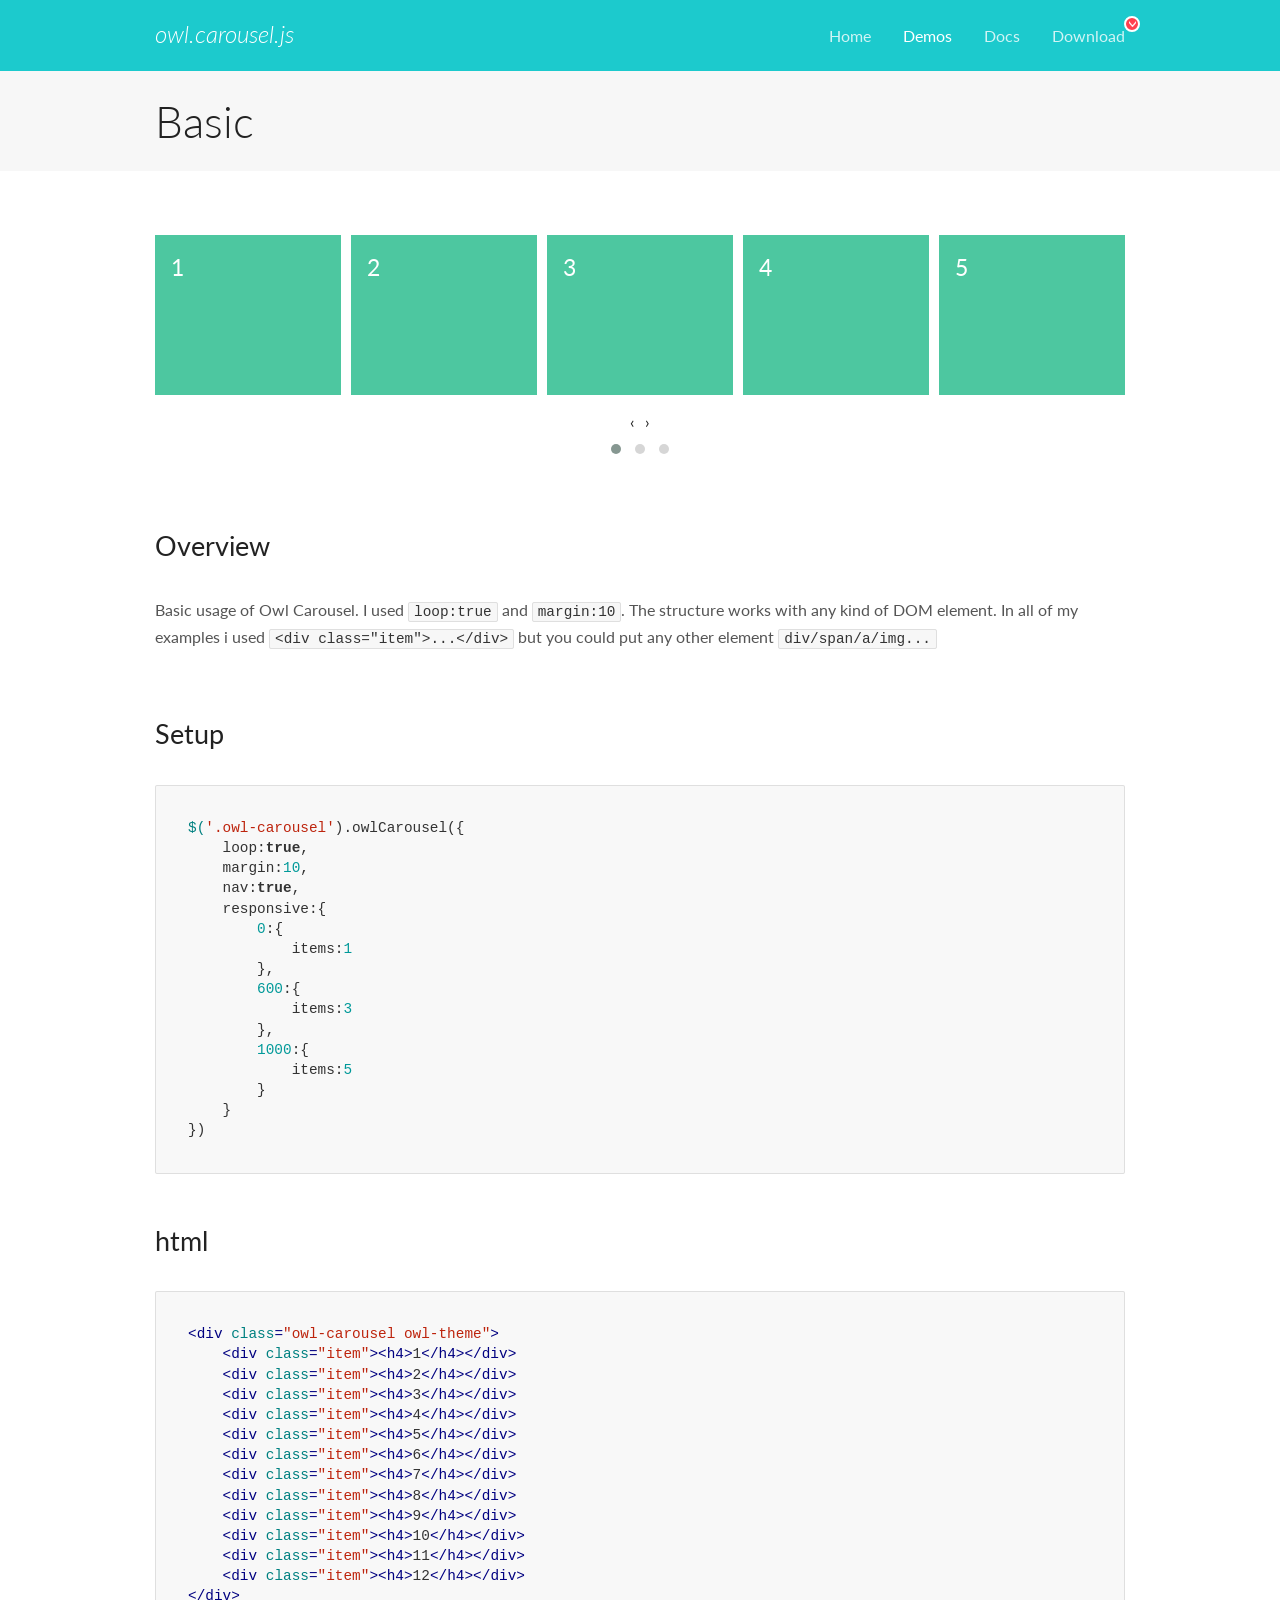
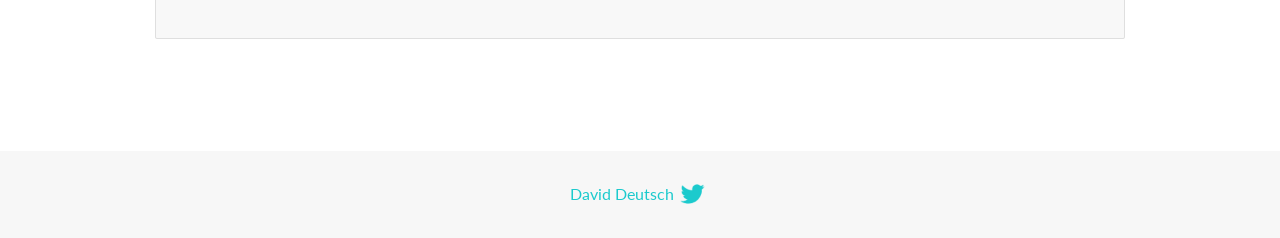
<file: pages/OwlCarousel/docs/demos/basic.html>
<!DOCTYPE html>
<html lang="en">
  <head>

    <!-- head -->
    <meta charset="utf-8">
    <meta name="msapplication-tap-highlight" content="no" />
    <meta name="viewport" content="width=device-width, initial-scale=1.0" />
    <meta name="description" content="Basic usage demo">
    <meta name="author" content="David Deutsch">
    <title>
      Basic Demo | Owl Carousel | 2.3.4
    </title>

    <!-- Stylesheets -->
    <link href='https://fonts.googleapis.com/css?family=Lato:300,400,700,400italic,300italic' rel='stylesheet' type='text/css'>
    <link rel="stylesheet" href="../assets/css/docs.theme.min.css">

    <!-- Owl Stylesheets -->
    <link rel="stylesheet" href="../assets/owlcarousel/assets/owl.carousel.min.css">
    <link rel="stylesheet" href="../assets/owlcarousel/assets/owl.theme.default.min.css">

    <!-- HTML5 shim and Respond.js IE8 support of HTML5 elements and media queries -->

    <!--[if lt IE 9]>
      <script src="https://oss.maxcdn.com/libs/html5shiv/3.7.0/html5shiv.js"></script>
      <script src="https://oss.maxcdn.com/libs/respond.js/1.3.0/respond.min.js"></script>
    <![endif]-->

    <!-- Favicons -->
    <link rel="apple-touch-icon-precomposed" sizes="144x144" href="../assets/ico/apple-touch-icon-144-precomposed.png">
    <link rel="shortcut icon" href="../assets/ico/favicon.png">
    <link rel="shortcut icon" href="favicon.ico">

    <!-- Yeah i know js should not be in header. Its required for demos.-->

    <!-- javascript -->
    <script src="../assets/vendors/jquery.min.js"></script>
    <script src="../assets/owlcarousel/owl.carousel.js"></script>
  </head>
  <body>

    <!-- header -->
    <header class="header">
      <div class="row">
        <div class="large-12 columns">
          <div class="brand left">
            <h3>
              <a href="/OwlCarousel2/">owl.carousel.js</a> 
            </h3>
          </div>
          <a id="toggle-nav" class="right">
            <span></span> <span></span> <span></span> 
          </a> 
          <div class="nav-bar">
            <ul class="clearfix">
              <li> <a href="/OwlCarousel2/index.html">Home</a>  </li>
              <li class="active">
                <a href="/OwlCarousel2/demos/demos.html">Demos</a> 
              </li>
              <li> <a href="/OwlCarousel2/docs/started-welcome.html">Docs</a>  </li>
              <li>
                <a href="https://github.com/OwlCarousel2/OwlCarousel2/archive/2.3.4.zip">Download</a> 
                <span class="download"></span> 
              </li>
            </ul>
          </div>
        </div>
      </div>
    </header>

    <!-- title -->
    <section class="title">
      <div class="row">
        <div class="large-12 columns">
          <h1>Basic</h1>
        </div>
      </div>
    </section>

    <!--  Demos -->
    <section id="demos">
      <div class="row">
        <div class="large-12 columns">
          <div class="owl-carousel owl-theme">
            <div class="item">
              <h4>1</h4>
            </div>
            <div class="item">
              <h4>2</h4>
            </div>
            <div class="item">
              <h4>3</h4>
            </div>
            <div class="item">
              <h4>4</h4>
            </div>
            <div class="item">
              <h4>5</h4>
            </div>
            <div class="item">
              <h4>6</h4>
            </div>
            <div class="item">
              <h4>7</h4>
            </div>
            <div class="item">
              <h4>8</h4>
            </div>
            <div class="item">
              <h4>9</h4>
            </div>
            <div class="item">
              <h4>10</h4>
            </div>
            <div class="item">
              <h4>11</h4>
            </div>
            <div class="item">
              <h4>12</h4>
            </div>
          </div>
          <h3 id="overview">Overview</h3>
          <p>Basic usage of Owl Carousel. I used <code>loop:true</code> and <code>margin:10</code>. The structure works with any kind of DOM element. In all of my examples i used <code>&lt;div class=&quot;item&quot;&gt;...&lt;/div&gt;</code> but you could
            put any other element <code>div/span/a/img...</code></p>
          <h3 id="setup">Setup</h3>
          <pre><code>$(&#39;.owl-carousel&#39;).owlCarousel({
    loop:true,
    margin:10,
    nav:true,
    responsive:{
        0:{
            items:1
        },
        600:{
            items:3
        },
        1000:{
            items:5
        }
    }
})</code></pre>
          <h3 id="html">html</h3>
          <pre><code>&lt;div class=&quot;owl-carousel owl-theme&quot;&gt;
    &lt;div class=&quot;item&quot;&gt;&lt;h4&gt;1&lt;/h4&gt;&lt;/div&gt;
    &lt;div class=&quot;item&quot;&gt;&lt;h4&gt;2&lt;/h4&gt;&lt;/div&gt;
    &lt;div class=&quot;item&quot;&gt;&lt;h4&gt;3&lt;/h4&gt;&lt;/div&gt;
    &lt;div class=&quot;item&quot;&gt;&lt;h4&gt;4&lt;/h4&gt;&lt;/div&gt;
    &lt;div class=&quot;item&quot;&gt;&lt;h4&gt;5&lt;/h4&gt;&lt;/div&gt;
    &lt;div class=&quot;item&quot;&gt;&lt;h4&gt;6&lt;/h4&gt;&lt;/div&gt;
    &lt;div class=&quot;item&quot;&gt;&lt;h4&gt;7&lt;/h4&gt;&lt;/div&gt;
    &lt;div class=&quot;item&quot;&gt;&lt;h4&gt;8&lt;/h4&gt;&lt;/div&gt;
    &lt;div class=&quot;item&quot;&gt;&lt;h4&gt;9&lt;/h4&gt;&lt;/div&gt;
    &lt;div class=&quot;item&quot;&gt;&lt;h4&gt;10&lt;/h4&gt;&lt;/div&gt;
    &lt;div class=&quot;item&quot;&gt;&lt;h4&gt;11&lt;/h4&gt;&lt;/div&gt;
    &lt;div class=&quot;item&quot;&gt;&lt;h4&gt;12&lt;/h4&gt;&lt;/div&gt;
&lt;/div&gt;</code></pre>
          <script>
            $(document).ready(function() {
              var owl = $('.owl-carousel');
              owl.owlCarousel({
                margin: 10,
                nav: true,
                loop: true,
                responsive: {
                  0: {
                    items: 1
                  },
                  600: {
                    items: 3
                  },
                  1000: {
                    items: 5
                  }
                }
              })
            })
          </script>
        </div>
      </div>
    </section>

    <!-- footer -->
    <footer class="footer">
      <div class="row">
        <div class="large-12 columns">
          <h5>
            <a href="/OwlCarousel2/docs/support-contact.html">David Deutsch</a> 
            <a id="custom-tweet-button" href="https://twitter.com/share?url=https://github.com/OwlCarousel2/OwlCarousel2&text=Owl Carousel - This is so awesome! " target="_blank"></a> 
          </h5>
        </div>
      </div>
    </footer>

    <!-- vendors -->
    <script src="../assets/vendors/highlight.js"></script>
    <script src="../assets/js/app.js"></script>
  </body>
</html>
</file>
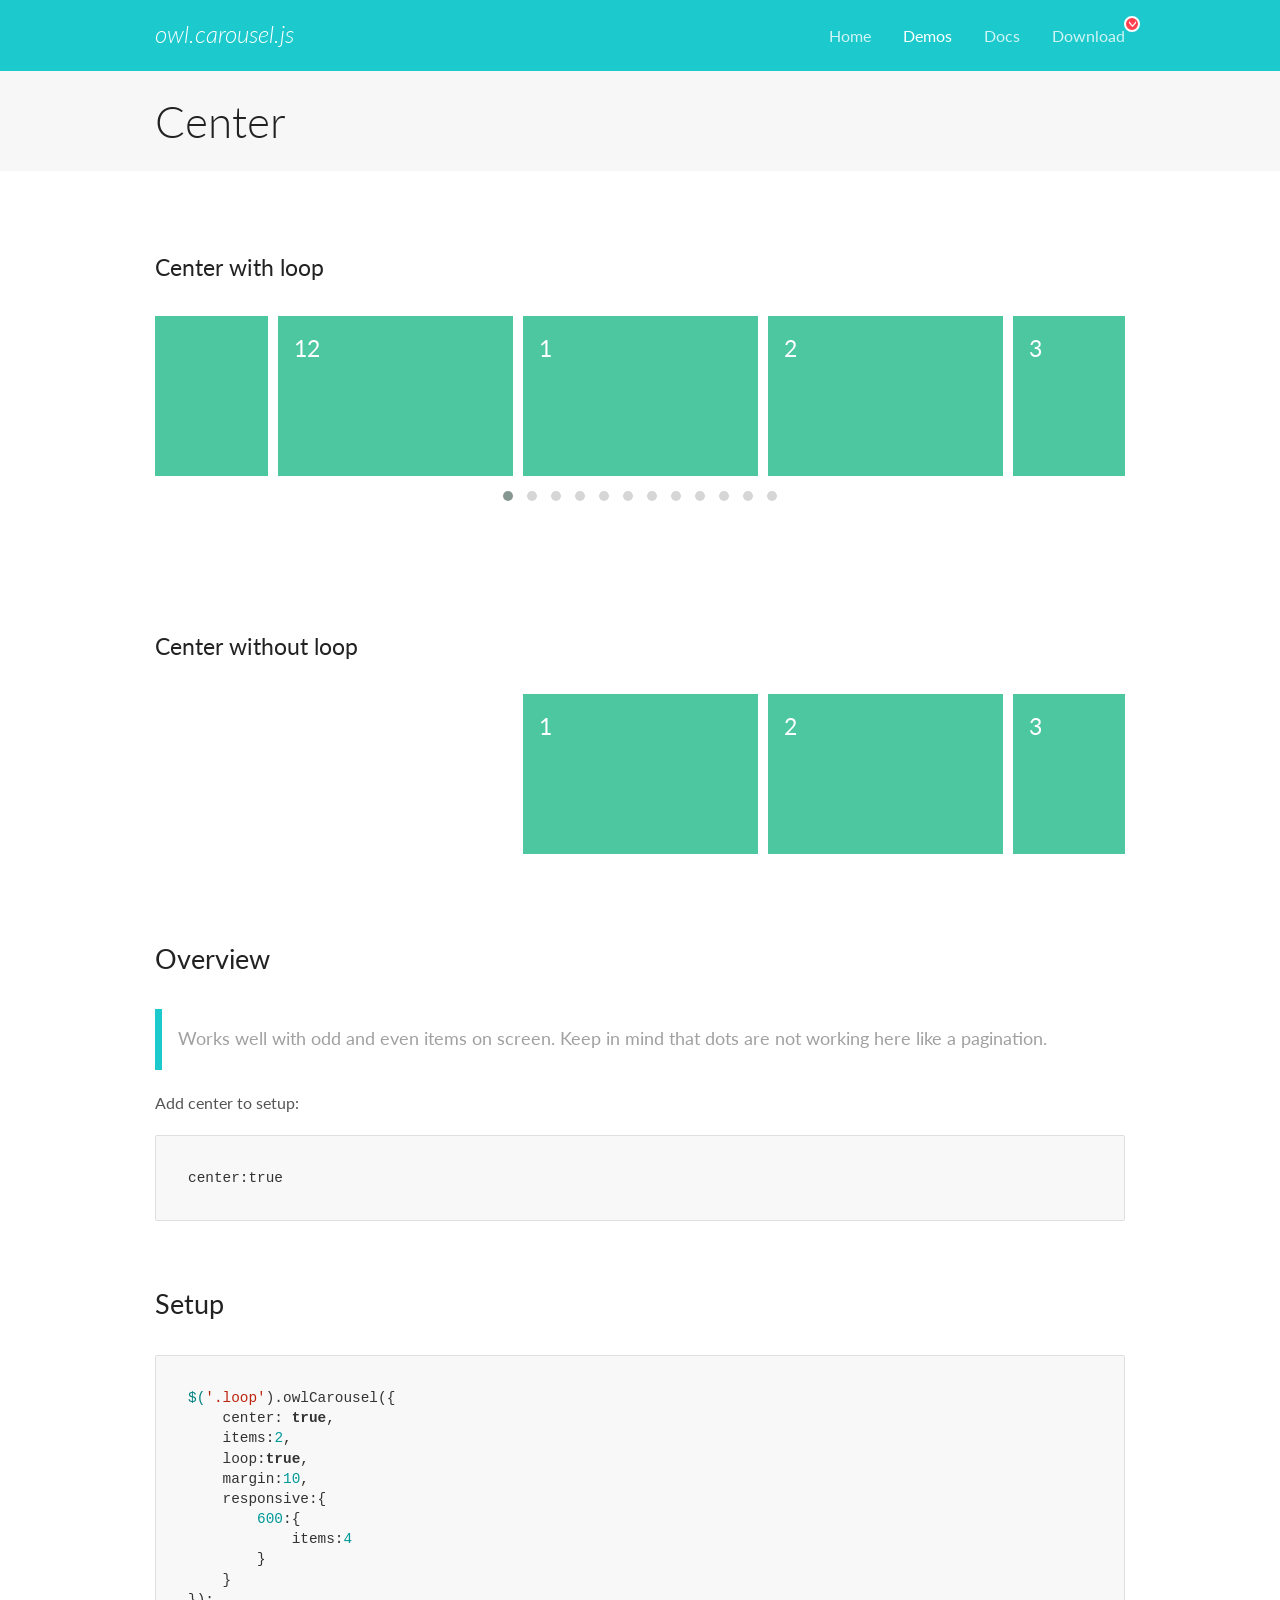
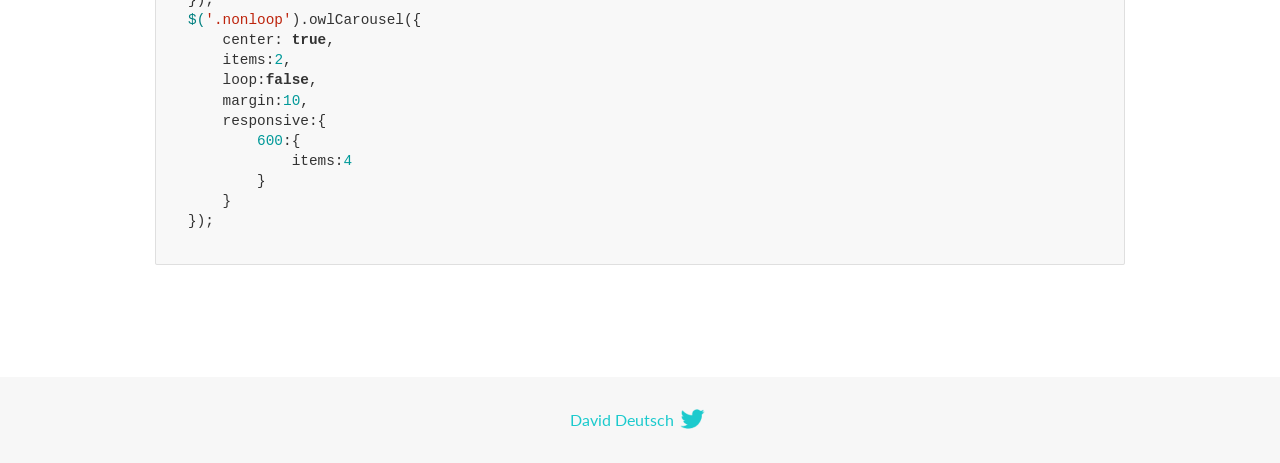
<file: pages/OwlCarousel/docs/demos/center.html>
<!DOCTYPE html>
<html lang="en">
  <head>

    <!-- head -->
    <meta charset="utf-8">
    <meta name="msapplication-tap-highlight" content="no" />
    <meta name="viewport" content="width=device-width, initial-scale=1.0" />
    <meta name="description" content="Center carousel">
    <meta name="author" content="David Deutsch">
    <title>
      Center Demo | Owl Carousel | 2.3.4
    </title>

    <!-- Stylesheets -->
    <link href='https://fonts.googleapis.com/css?family=Lato:300,400,700,400italic,300italic' rel='stylesheet' type='text/css'>
    <link rel="stylesheet" href="../assets/css/docs.theme.min.css">

    <!-- Owl Stylesheets -->
    <link rel="stylesheet" href="../assets/owlcarousel/assets/owl.carousel.min.css">
    <link rel="stylesheet" href="../assets/owlcarousel/assets/owl.theme.default.min.css">

    <!-- HTML5 shim and Respond.js IE8 support of HTML5 elements and media queries -->

    <!--[if lt IE 9]>
      <script src="https://oss.maxcdn.com/libs/html5shiv/3.7.0/html5shiv.js"></script>
      <script src="https://oss.maxcdn.com/libs/respond.js/1.3.0/respond.min.js"></script>
    <![endif]-->

    <!-- Favicons -->
    <link rel="apple-touch-icon-precomposed" sizes="144x144" href="../assets/ico/apple-touch-icon-144-precomposed.png">
    <link rel="shortcut icon" href="../assets/ico/favicon.png">
    <link rel="shortcut icon" href="favicon.ico">

    <!-- Yeah i know js should not be in header. Its required for demos.-->

    <!-- javascript -->
    <script src="../assets/vendors/jquery.min.js"></script>
    <script src="../assets/owlcarousel/owl.carousel.js"></script>
  </head>
  <body>

    <!-- header -->
    <header class="header">
      <div class="row">
        <div class="large-12 columns">
          <div class="brand left">
            <h3>
              <a href="/OwlCarousel2/">owl.carousel.js</a> 
            </h3>
          </div>
          <a id="toggle-nav" class="right">
            <span></span> <span></span> <span></span> 
          </a> 
          <div class="nav-bar">
            <ul class="clearfix">
              <li> <a href="/OwlCarousel2/index.html">Home</a>  </li>
              <li class="active">
                <a href="/OwlCarousel2/demos/demos.html">Demos</a> 
              </li>
              <li> <a href="/OwlCarousel2/docs/started-welcome.html">Docs</a>  </li>
              <li>
                <a href="https://github.com/OwlCarousel2/OwlCarousel2/archive/2.3.4.zip">Download</a> 
                <span class="download"></span> 
              </li>
            </ul>
          </div>
        </div>
      </div>
    </header>

    <!-- title -->
    <section class="title">
      <div class="row">
        <div class="large-12 columns">
          <h1>Center</h1>
        </div>
      </div>
    </section>

    <!--  Demos -->
    <section id="demos">
      <div class="row">
        <div class="large-12 columns">
          <h4 id="center-with-loop">Center with loop</h4>
          <div class="loop owl-carousel owl-theme">
            <div class="item">
              <h4>1</h4>
            </div>
            <div class="item">
              <h4>2</h4>
            </div>
            <div class="item">
              <h4>3</h4>
            </div>
            <div class="item">
              <h4>4</h4>
            </div>
            <div class="item">
              <h4>5</h4>
            </div>
            <div class="item">
              <h4>6</h4>
            </div>
            <div class="item">
              <h4>7</h4>
            </div>
            <div class="item">
              <h4>8</h4>
            </div>
            <div class="item">
              <h4>9</h4>
            </div>
            <div class="item">
              <h4>10</h4>
            </div>
            <div class="item">
              <h4>11</h4>
            </div>
            <div class="item">
              <h4>12</h4>
            </div>
          </div>
          <br>
          <h4 id="center-without-loop">Center without loop</h4>
          <div class="nonloop owl-carousel">
            <div class="item">
              <h4>1</h4>
            </div>
            <div class="item">
              <h4>2</h4>
            </div>
            <div class="item">
              <h4>3</h4>
            </div>
            <div class="item">
              <h4>4</h4>
            </div>
            <div class="item">
              <h4>5</h4>
            </div>
            <div class="item">
              <h4>6</h4>
            </div>
            <div class="item">
              <h4>7</h4>
            </div>
            <div class="item">
              <h4>8</h4>
            </div>
            <div class="item">
              <h4>9</h4>
            </div>
            <div class="item">
              <h4>10</h4>
            </div>
            <div class="item">
              <h4>11</h4>
            </div>
            <div class="item">
              <h4>12</h4>
            </div>
          </div>
          <h3 id="overview">Overview</h3>
          <blockquote>
            <p>Works well with odd and even items on screen. Keep in mind that dots are not working here like a pagination.</p>
          </blockquote>
          <p>Add center to setup:</p>
          <pre><code>center:true</code></pre>
          <h3 id="setup">Setup</h3>
          <pre><code>$(&#39;.loop&#39;).owlCarousel({
    center: true,
    items:2,
    loop:true,
    margin:10,
    responsive:{
        600:{
            items:4
        }
    }
});
$(&#39;.nonloop&#39;).owlCarousel({
    center: true,
    items:2,
    loop:false,
    margin:10,
    responsive:{
        600:{
            items:4
        }
    }
});</code></pre>
          <script>
            jQuery(document).ready(function($) {
              $('.loop').owlCarousel({
                center: true,
                items: 2,
                loop: true,
                margin: 10,
                responsive: {
                  600: {
                    items: 4
                  }
                }
              });
              $('.nonloop').owlCarousel({
                center: true,
                items: 2,
                loop: false,
                margin: 10,
                responsive: {
                  600: {
                    items: 4
                  }
                }
              });
            });
          </script>
        </div>
      </div>
    </section>

    <!-- footer -->
    <footer class="footer">
      <div class="row">
        <div class="large-12 columns">
          <h5>
            <a href="/OwlCarousel2/docs/support-contact.html">David Deutsch</a> 
            <a id="custom-tweet-button" href="https://twitter.com/share?url=https://github.com/OwlCarousel2/OwlCarousel2&text=Owl Carousel - This is so awesome! " target="_blank"></a> 
          </h5>
        </div>
      </div>
    </footer>

    <!-- vendors -->
    <script src="../assets/vendors/highlight.js"></script>
    <script src="../assets/js/app.js"></script>
  </body>
</html>
</file>
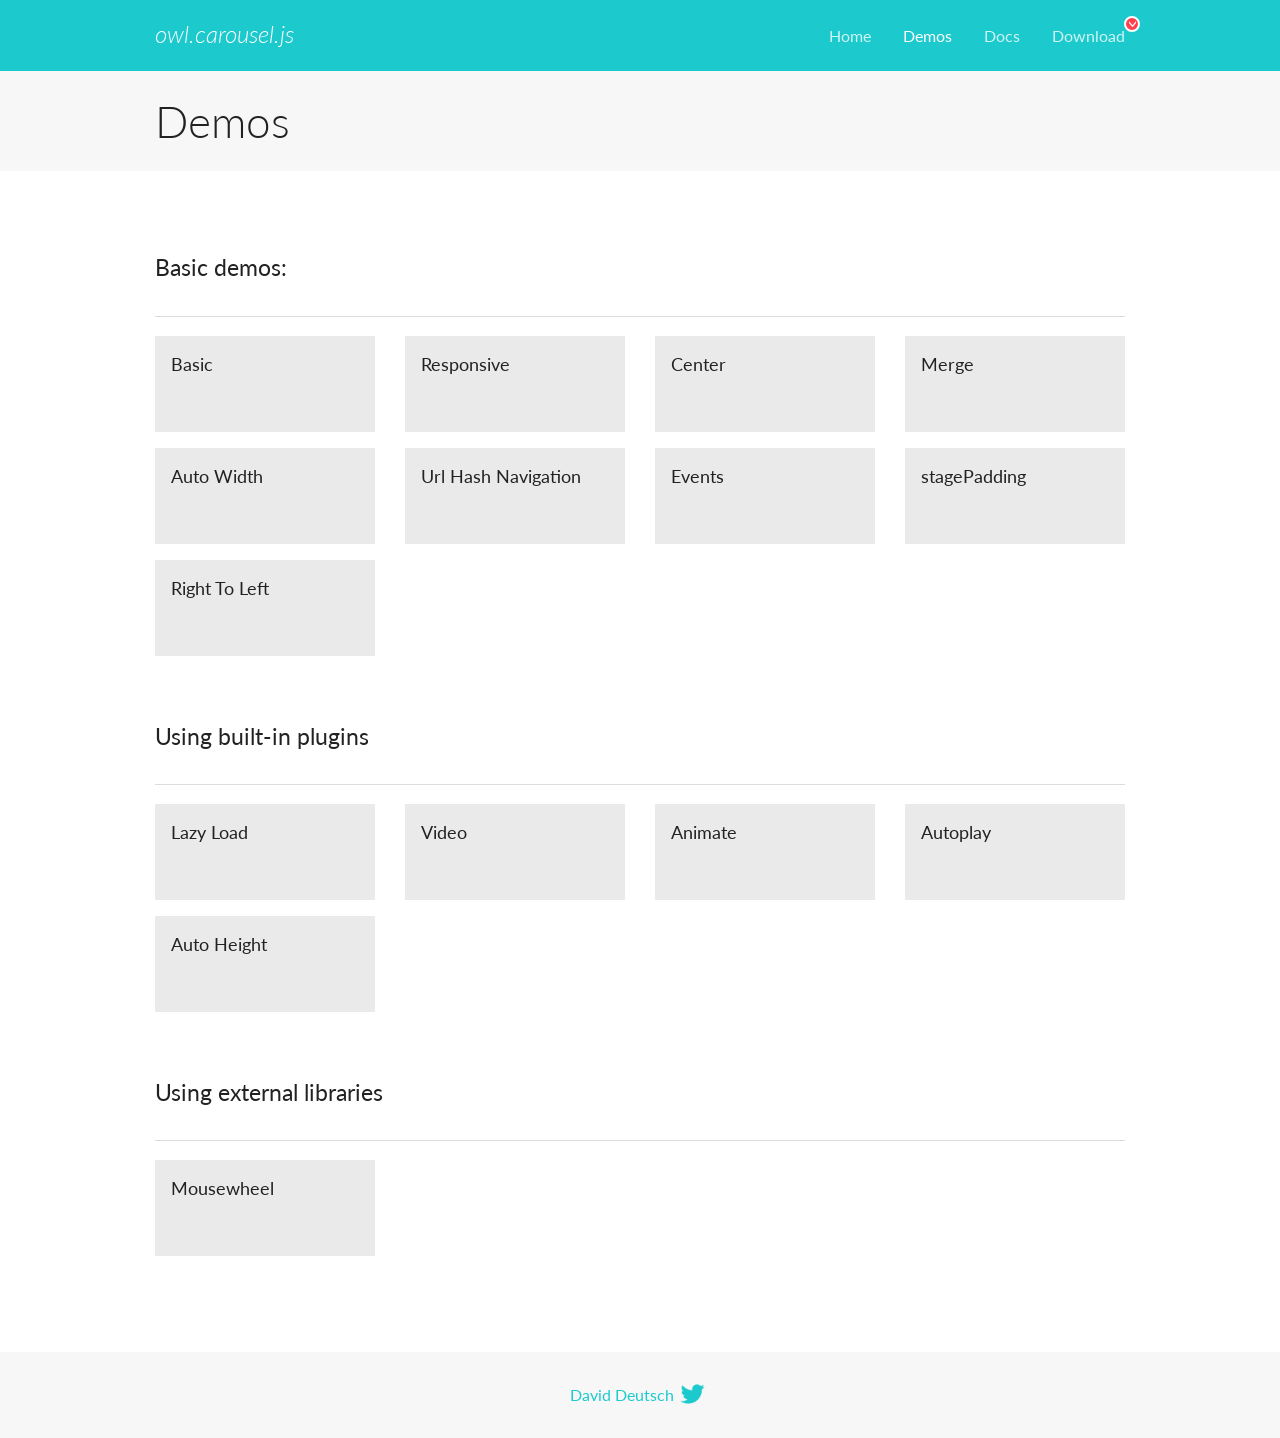
<file: pages/OwlCarousel/docs/demos/demos.html>
<!DOCTYPE html>
<html lang="en">
  <head>

    <!-- head -->
    <meta charset="utf-8">
    <meta name="msapplication-tap-highlight" content="no" />
    <meta name="viewport" content="width=device-width, initial-scale=1.0" />
    <meta name="description" content="A list of Owl Carousel examples.">
    <meta name="author" content="David Deutsch">
    <title>
      Demos | Owl Carousel | 2.3.4
    </title>

    <!-- Stylesheets -->
    <link href='https://fonts.googleapis.com/css?family=Lato:300,400,700,400italic,300italic' rel='stylesheet' type='text/css'>
    <link rel="stylesheet" href="../assets/css/docs.theme.min.css">

    <!-- Owl Stylesheets -->
    <link rel="stylesheet" href="../assets/owlcarousel/assets/owl.carousel.min.css">
    <link rel="stylesheet" href="../assets/owlcarousel/assets/owl.theme.default.min.css">

    <!-- HTML5 shim and Respond.js IE8 support of HTML5 elements and media queries -->

    <!--[if lt IE 9]>
      <script src="https://oss.maxcdn.com/libs/html5shiv/3.7.0/html5shiv.js"></script>
      <script src="https://oss.maxcdn.com/libs/respond.js/1.3.0/respond.min.js"></script>
    <![endif]-->

    <!-- Favicons -->
    <link rel="apple-touch-icon-precomposed" sizes="144x144" href="../assets/ico/apple-touch-icon-144-precomposed.png">
    <link rel="shortcut icon" href="../assets/ico/favicon.png">
    <link rel="shortcut icon" href="favicon.ico">

    <!-- Yeah i know js should not be in header. Its required for demos.-->

    <!-- javascript -->
    <script src="../assets/vendors/jquery.min.js"></script>
    <script src="../assets/owlcarousel/owl.carousel.js"></script>
  </head>
  <body>

    <!-- header -->
    <header class="header">
      <div class="row">
        <div class="large-12 columns">
          <div class="brand left">
            <h3>
              <a href="/OwlCarousel2/">owl.carousel.js</a> 
            </h3>
          </div>
          <a id="toggle-nav" class="right">
            <span></span> <span></span> <span></span> 
          </a> 
          <div class="nav-bar">
            <ul class="clearfix">
              <li> <a href="/OwlCarousel2/index.html">Home</a>  </li>
              <li class="active">
                <a href="/OwlCarousel2/demos/demos.html">Demos</a> 
              </li>
              <li> <a href="/OwlCarousel2/docs/started-welcome.html">Docs</a>  </li>
              <li>
                <a href="https://github.com/OwlCarousel2/OwlCarousel2/archive/2.3.4.zip">Download</a> 
                <span class="download"></span> 
              </li>
            </ul>
          </div>
        </div>
      </div>
    </header>

    <!-- title -->
    <section class="title">
      <div class="row">
        <div class="large-12 columns">
          <h1>Demos</h1>
        </div>
      </div>
    </section>

    <!--  Demos -->
    <section id="demos">
      <div class="row">
        <div class="large-12 columns">
          <h4 id="basic-demos-">Basic demos:</h4>
          <hr>
          <div class="demo-list">
            <div class="row">
              <div class="small-6 medium-4 large-3 columns">
                <a href="basic.html" class="demo-block">
                  <h5>Basic </h5>
                </a> 
              </div>
              <div class="small-6 medium-4 large-3 columns">
                <a href="responsive.html" class="demo-block">
                  <h5>Responsive </h5>
                </a> 
              </div>
              <div class="small-6 medium-4 large-3 columns">
                <a href="center.html" class="demo-block">
                  <h5>Center </h5>
                </a> 
              </div>
              <div class="small-6 medium-4 large-3 columns">
                <a href="merge.html" class="demo-block">
                  <h5>Merge </h5>
                </a> 
              </div>
              <div class="small-6 medium-4 large-3 columns">
                <a href="autowidth.html" class="demo-block">
                  <h5>Auto Width </h5>
                </a> 
              </div>
              <div class="small-6 medium-4 large-3 columns">
                <a href="urlhashnav.html" class="demo-block">
                  <h5>Url Hash Navigation </h5>
                </a> 
              </div>
              <div class="small-6 medium-4 large-3 columns">
                <a href="events.html" class="demo-block">
                  <h5>Events </h5>
                </a> 
              </div>
              <div class="small-6 medium-4 large-3 columns">
                <a href="stagepadding.html" class="demo-block">
                  <h5>stagePadding </h5>
                </a> 
              </div>
              <div class="small-6 medium-4 large-3 columns">
                <a href="rtl.html" class="demo-block">
                  <h5>Right To Left </h5>
                </a> 
              </div>
            </div>
          </div>
          <h4 id="using-built-in-plugins">Using built-in plugins</h4>
          <hr>
          <div class="demo-list">
            <div class="row">
              <div class="small-6 medium-4 large-3 columns">
                <a href="lazyLoad.html" class="demo-block">
                  <h5>Lazy Load </h5>
                </a> 
              </div>
              <div class="small-6 medium-4 large-3 columns">
                <a href="video.html" class="demo-block">
                  <h5>Video </h5>
                </a> 
              </div>
              <div class="small-6 medium-4 large-3 columns">
                <a href="animate.html" class="demo-block">
                  <h5>Animate </h5>
                </a> 
              </div>
              <div class="small-6 medium-4 large-3 columns">
                <a href="autoplay.html" class="demo-block">
                  <h5>Autoplay </h5>
                </a> 
              </div>
              <div class="small-6 medium-4 large-3 columns">
                <a href="autoheight.html" class="demo-block">
                  <h5>Auto Height </h5>
                </a> 
              </div>
            </div>
          </div>
          <h4 id="using-external-libraries">Using external libraries</h4>
          <hr>
          <div class="demo-list">
            <div class="row">
              <div class="small-6 medium-4 large-3 columns">
                <a href="mousewheel.html" class="demo-block">
                  <h5>Mousewheel </h5>
                </a> 
              </div>
            </div>
          </div>
        </div>
      </div>
    </section>

    <!-- footer -->
    <footer class="footer">
      <div class="row">
        <div class="large-12 columns">
          <h5>
            <a href="/OwlCarousel2/docs/support-contact.html">David Deutsch</a> 
            <a id="custom-tweet-button" href="https://twitter.com/share?url=https://github.com/OwlCarousel2/OwlCarousel2&text=Owl Carousel - This is so awesome! " target="_blank"></a> 
          </h5>
        </div>
      </div>
    </footer>

    <!-- vendors -->
    <script src="../assets/vendors/highlight.js"></script>
    <script src="../assets/js/app.js"></script>
  </body>
</html>
</file>
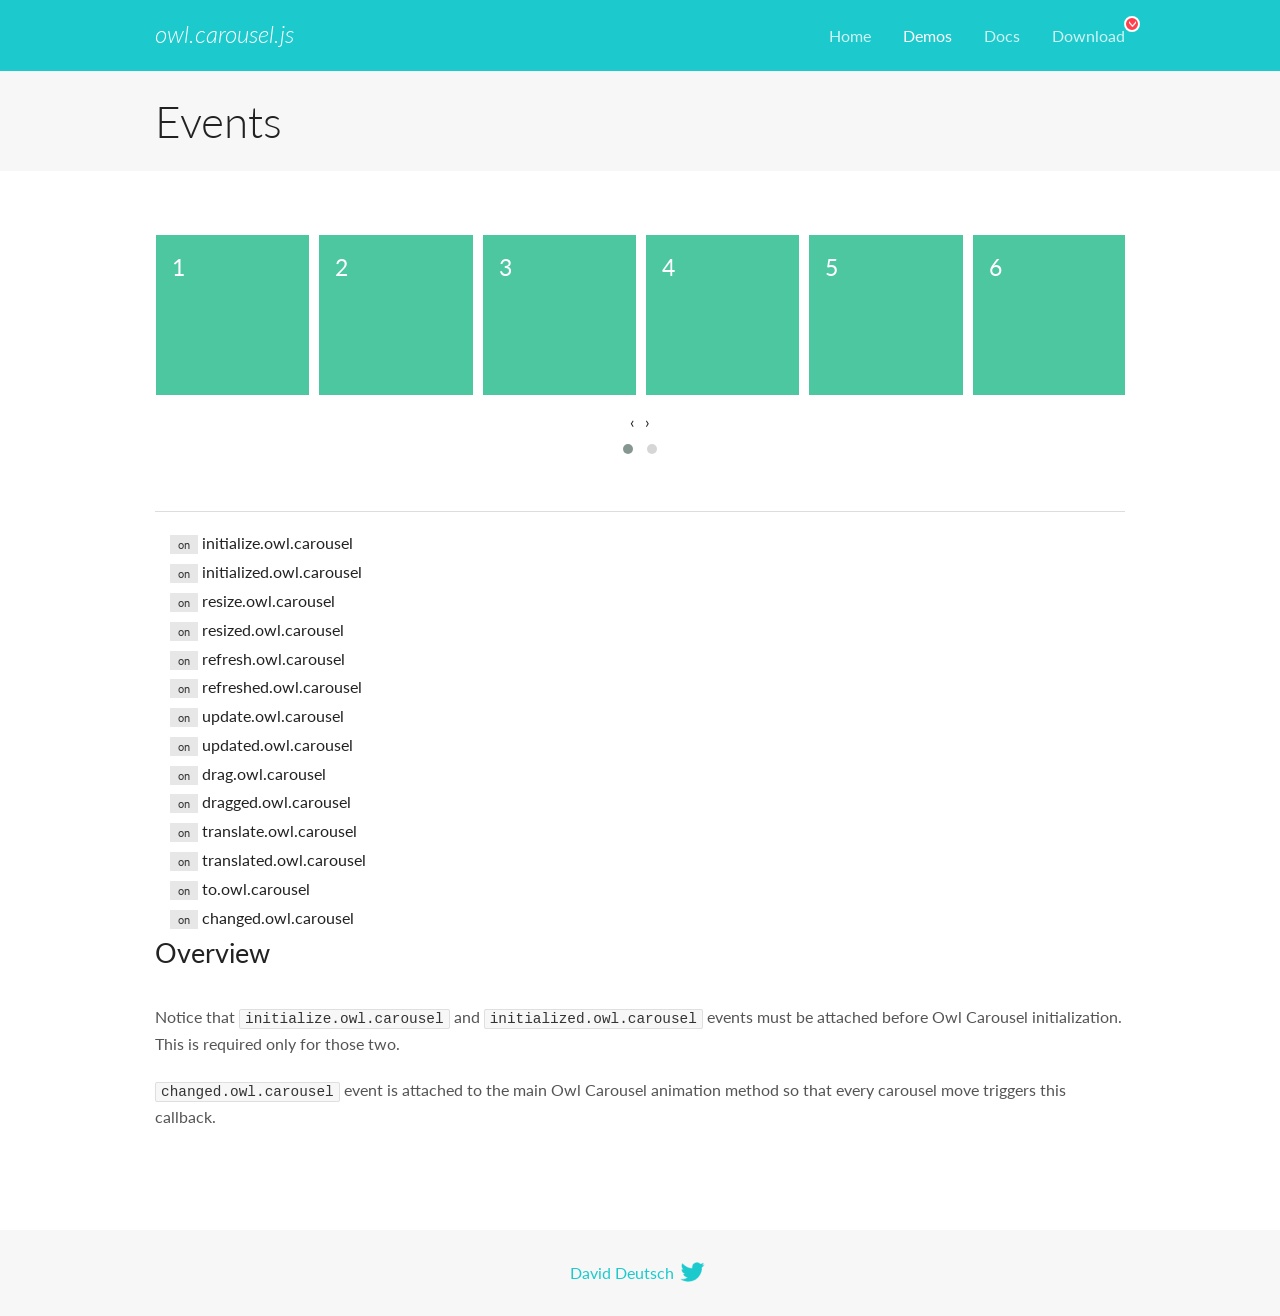
<file: pages/OwlCarousel/docs/demos/events.html>
<!DOCTYPE html>
<html lang="en">
  <head>

    <!-- head -->
    <meta charset="utf-8">
    <meta name="msapplication-tap-highlight" content="no" />
    <meta name="viewport" content="width=device-width, initial-scale=1.0" />
    <meta name="description" content="Events usage demo">
    <meta name="author" content="David Deutsch">
    <title>
      Events Demo | Owl Carousel | 2.3.4
    </title>

    <!-- Stylesheets -->
    <link href='https://fonts.googleapis.com/css?family=Lato:300,400,700,400italic,300italic' rel='stylesheet' type='text/css'>
    <link rel="stylesheet" href="../assets/css/docs.theme.min.css">

    <!-- Owl Stylesheets -->
    <link rel="stylesheet" href="../assets/owlcarousel/assets/owl.carousel.min.css">
    <link rel="stylesheet" href="../assets/owlcarousel/assets/owl.theme.default.min.css">

    <!-- HTML5 shim and Respond.js IE8 support of HTML5 elements and media queries -->

    <!--[if lt IE 9]>
      <script src="https://oss.maxcdn.com/libs/html5shiv/3.7.0/html5shiv.js"></script>
      <script src="https://oss.maxcdn.com/libs/respond.js/1.3.0/respond.min.js"></script>
    <![endif]-->

    <!-- Favicons -->
    <link rel="apple-touch-icon-precomposed" sizes="144x144" href="../assets/ico/apple-touch-icon-144-precomposed.png">
    <link rel="shortcut icon" href="../assets/ico/favicon.png">
    <link rel="shortcut icon" href="favicon.ico">

    <!-- Yeah i know js should not be in header. Its required for demos.-->

    <!-- javascript -->
    <script src="../assets/vendors/jquery.min.js"></script>
    <script src="../assets/owlcarousel/owl.carousel.js"></script>
  </head>
  <body>

    <!-- header -->
    <header class="header">
      <div class="row">
        <div class="large-12 columns">
          <div class="brand left">
            <h3>
              <a href="/OwlCarousel2/">owl.carousel.js</a> 
            </h3>
          </div>
          <a id="toggle-nav" class="right">
            <span></span> <span></span> <span></span> 
          </a> 
          <div class="nav-bar">
            <ul class="clearfix">
              <li> <a href="/OwlCarousel2/index.html">Home</a>  </li>
              <li class="active">
                <a href="/OwlCarousel2/demos/demos.html">Demos</a> 
              </li>
              <li> <a href="/OwlCarousel2/docs/started-welcome.html">Docs</a>  </li>
              <li>
                <a href="https://github.com/OwlCarousel2/OwlCarousel2/archive/2.3.4.zip">Download</a> 
                <span class="download"></span> 
              </li>
            </ul>
          </div>
        </div>
      </div>
    </header>

    <!-- title -->
    <section class="title">
      <div class="row">
        <div class="large-12 columns">
          <h1>Events</h1>
        </div>
      </div>
    </section>

    <!--  Demos -->
    <section id="demos">
      <div class="row">
        <div class="large-12 columns">
          <div class="owl-carousel owl-theme">
            <div class="item">
              <h4>1</h4>
            </div>
            <div class="item">
              <h4>2</h4>
            </div>
            <div class="item">
              <h4>3</h4>
            </div>
            <div class="item">
              <h4>4</h4>
            </div>
            <div class="item">
              <h4>5</h4>
            </div>
            <div class="item">
              <h4>6</h4>
            </div>
            <div class="item">
              <h4>7</h4>
            </div>
            <div class="item">
              <h4>8</h4>
            </div>
            <div class="item">
              <h4>9</h4>
            </div>
            <div class="item">
              <h4>10</h4>
            </div>
            <div class="item">
              <h4>11</h4>
            </div>
            <div class="item">
              <h4>12</h4>
            </div>
          </div>
          <hr>
          <div class="large-12 columns callbacks">
            <div><span class="label secondary initialize">on</span>  initialize.owl.carousel </div>
            <div><span class="label secondary initialized">on</span>  initialized.owl.carousel </div>
            <div><span class="label secondary resize">on</span>  resize.owl.carousel </div>
            <div><span class="label secondary resized">on</span>  resized.owl.carousel </div>
            <div><span class="label secondary refresh">on</span>  refresh.owl.carousel </div>
            <div><span class="label secondary refreshed">on</span>  refreshed.owl.carousel </div>
            <div><span class="label secondary update">on</span>  update.owl.carousel </div>
            <div><span class="label secondary updated">on</span>  updated.owl.carousel </div>
            <div><span class="label secondary drag">on</span>  drag.owl.carousel </div>
            <div><span class="label secondary dragged">on</span>  dragged.owl.carousel </div>
            <div><span class="label secondary translate">on</span>  translate.owl.carousel </div>
            <div><span class="label secondary translated">on</span>  translated.owl.carousel </div>
            <div><span class="label secondary to">on</span>  to.owl.carousel </div>
            <div><span class="label secondary changed">on</span>  changed.owl.carousel </div>
          </div>
          <h3 id="overview">Overview</h3>
          <p>Notice that <code>initialize.owl.carousel</code> and <code>initialized.owl.carousel</code> events must be attached before Owl Carousel initialization. This is required only for those two.</p>
          <p><code>changed.owl.carousel</code> event is attached to the main Owl Carousel animation method so that every carousel move triggers this callback.</p>
          <script>
            jQuery(document).ready(function($) {
              var owl = $('.owl-carousel');
              owl.on('initialize.owl.carousel initialized.owl.carousel ' +
                'initialize.owl.carousel initialize.owl.carousel ' +
                'resize.owl.carousel resized.owl.carousel ' +
                'refresh.owl.carousel refreshed.owl.carousel ' +
                'update.owl.carousel updated.owl.carousel ' +
                'drag.owl.carousel dragged.owl.carousel ' +
                'translate.owl.carousel translated.owl.carousel ' +
                'to.owl.carousel changed.owl.carousel',
                function(e) {
                  $('.' + e.type)
                    .removeClass('secondary')
                    .addClass('success');
                  window.setTimeout(function() {
                    $('.' + e.type)
                      .removeClass('success')
                      .addClass('secondary');
                  }, 500);
                });
              owl.owlCarousel({
                loop: true,
                nav: true,
                lazyLoad: true,
                margin: 10,
                video: true,
                responsive: {
                  0: {
                    items: 1
                  },
                  600: {
                    items: 3
                  },
                  960: {
                    items: 5,
                  },
                  1200: {
                    items: 6
                  }
                }
              });
            });
          </script>
        </div>
      </div>
    </section>

    <!-- footer -->
    <footer class="footer">
      <div class="row">
        <div class="large-12 columns">
          <h5>
            <a href="/OwlCarousel2/docs/support-contact.html">David Deutsch</a> 
            <a id="custom-tweet-button" href="https://twitter.com/share?url=https://github.com/OwlCarousel2/OwlCarousel2&text=Owl Carousel - This is so awesome! " target="_blank"></a> 
          </h5>
        </div>
      </div>
    </footer>

    <!-- vendors -->
    <script src="../assets/vendors/highlight.js"></script>
    <script src="../assets/js/app.js"></script>
  </body>
</html>
</file>
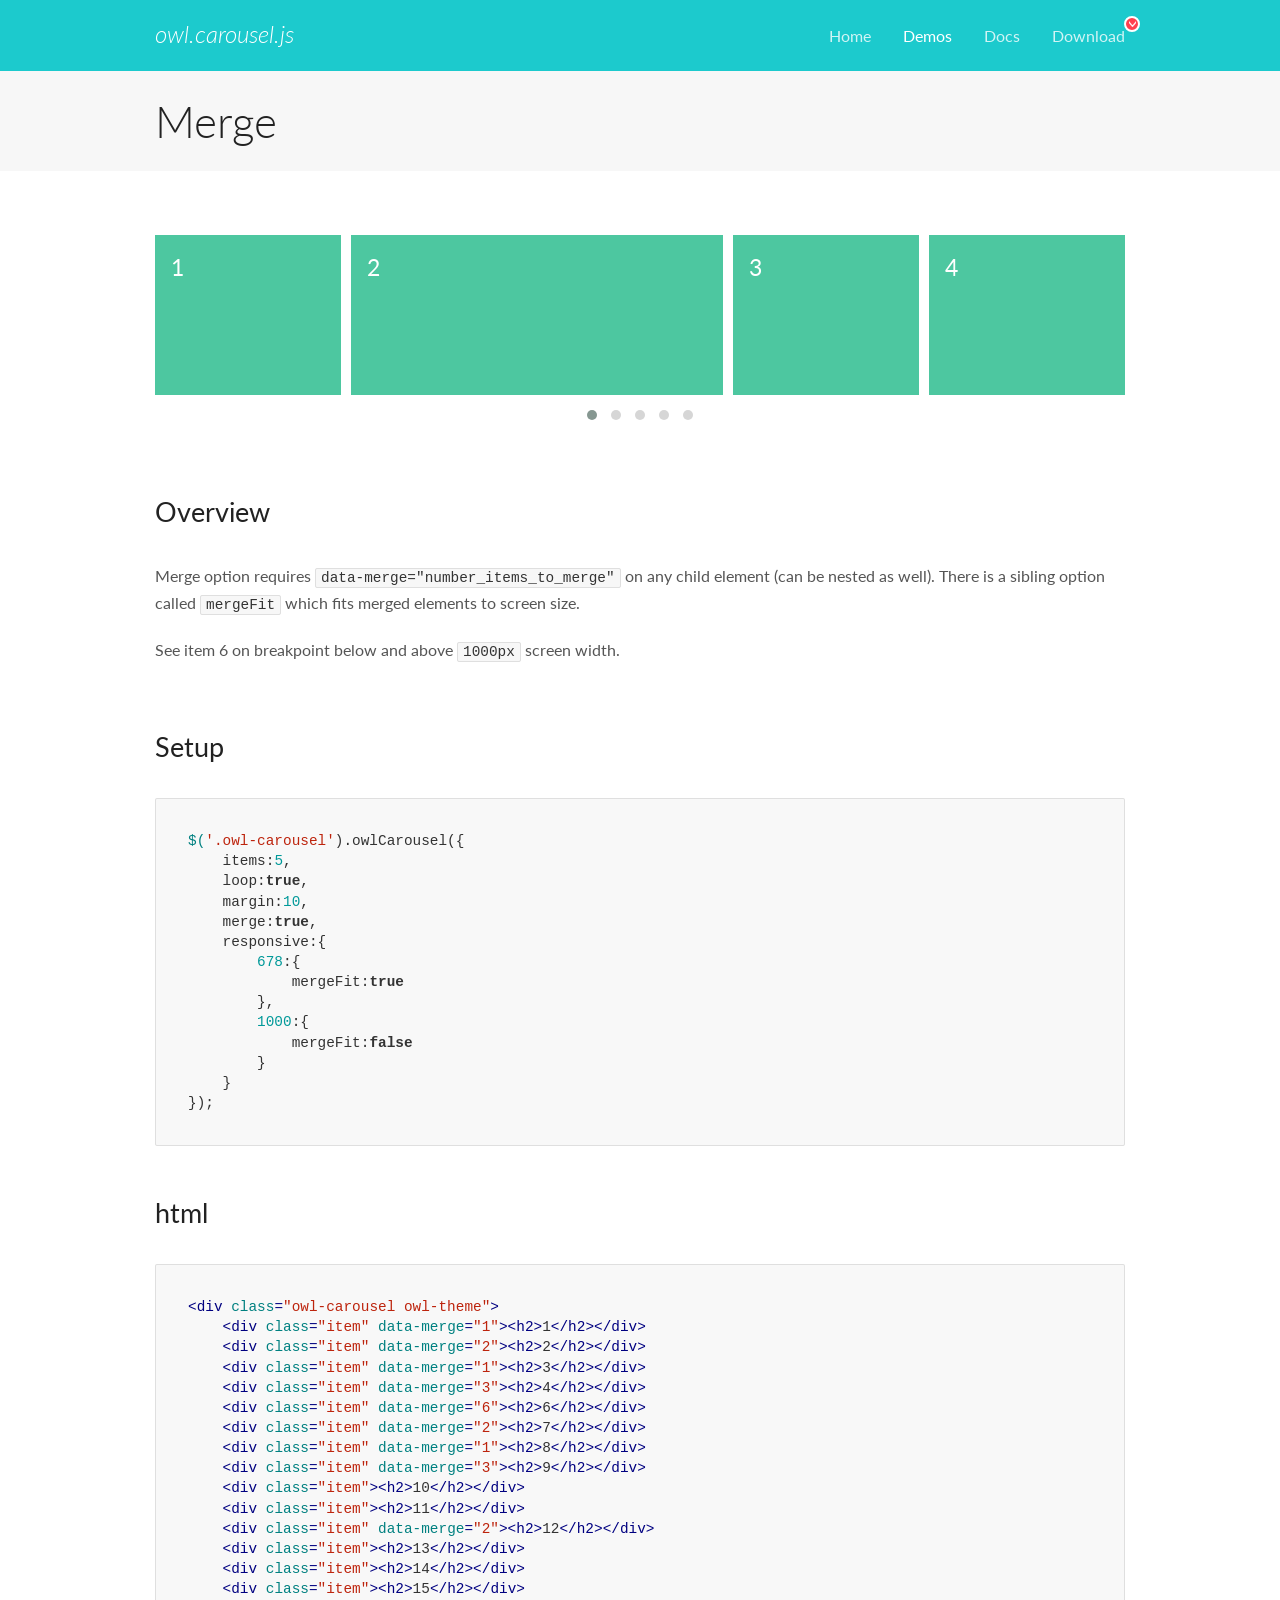
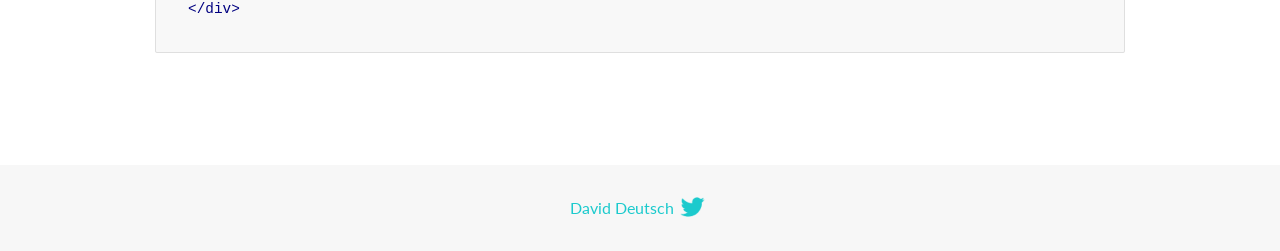
<file: pages/OwlCarousel/docs/demos/merge.html>
<!DOCTYPE html>
<html lang="en">
  <head>

    <!-- head -->
    <meta charset="utf-8">
    <meta name="msapplication-tap-highlight" content="no" />
    <meta name="viewport" content="width=device-width, initial-scale=1.0" />
    <meta name="description" content="Merge Items">
    <meta name="author" content="David Deutsch">
    <title>
      Merge Demo | Owl Carousel | 2.3.4
    </title>

    <!-- Stylesheets -->
    <link href='https://fonts.googleapis.com/css?family=Lato:300,400,700,400italic,300italic' rel='stylesheet' type='text/css'>
    <link rel="stylesheet" href="../assets/css/docs.theme.min.css">

    <!-- Owl Stylesheets -->
    <link rel="stylesheet" href="../assets/owlcarousel/assets/owl.carousel.min.css">
    <link rel="stylesheet" href="../assets/owlcarousel/assets/owl.theme.default.min.css">

    <!-- HTML5 shim and Respond.js IE8 support of HTML5 elements and media queries -->

    <!--[if lt IE 9]>
      <script src="https://oss.maxcdn.com/libs/html5shiv/3.7.0/html5shiv.js"></script>
      <script src="https://oss.maxcdn.com/libs/respond.js/1.3.0/respond.min.js"></script>
    <![endif]-->

    <!-- Favicons -->
    <link rel="apple-touch-icon-precomposed" sizes="144x144" href="../assets/ico/apple-touch-icon-144-precomposed.png">
    <link rel="shortcut icon" href="../assets/ico/favicon.png">
    <link rel="shortcut icon" href="favicon.ico">

    <!-- Yeah i know js should not be in header. Its required for demos.-->

    <!-- javascript -->
    <script src="../assets/vendors/jquery.min.js"></script>
    <script src="../assets/owlcarousel/owl.carousel.js"></script>
  </head>
  <body>

    <!-- header -->
    <header class="header">
      <div class="row">
        <div class="large-12 columns">
          <div class="brand left">
            <h3>
              <a href="/OwlCarousel2/">owl.carousel.js</a> 
            </h3>
          </div>
          <a id="toggle-nav" class="right">
            <span></span> <span></span> <span></span> 
          </a> 
          <div class="nav-bar">
            <ul class="clearfix">
              <li> <a href="/OwlCarousel2/index.html">Home</a>  </li>
              <li class="active">
                <a href="/OwlCarousel2/demos/demos.html">Demos</a> 
              </li>
              <li> <a href="/OwlCarousel2/docs/started-welcome.html">Docs</a>  </li>
              <li>
                <a href="https://github.com/OwlCarousel2/OwlCarousel2/archive/2.3.4.zip">Download</a> 
                <span class="download"></span> 
              </li>
            </ul>
          </div>
        </div>
      </div>
    </header>

    <!-- title -->
    <section class="title">
      <div class="row">
        <div class="large-12 columns">
          <h1>Merge</h1>
        </div>
      </div>
    </section>

    <!--  Demos -->
    <section id="demos">
      <div class="row">
        <div class="large-12 columns">
          <div class="owl-carousel owl-theme">
            <div class="item" data-merge="1">
              <h4>1</h4>
            </div>
            <div class="item" data-merge="2">
              <h4>2</h4>
            </div>
            <div class="item" data-merge="1">
              <h4>3</h4>
            </div>
            <div class="item" data-merge="3">
              <h4>4</h4>
            </div>
            <div class="item" data-merge="6">
              <h4>6</h4>
            </div>
            <div class="item" data-merge="2">
              <h4>7</h4>
            </div>
            <div class="item" data-merge="1">
              <h4>8</h4>
            </div>
            <div class="item" data-merge="3">
              <h4>9</h4>
            </div>
            <div class="item">
              <h4>10</h4>
            </div>
            <div class="item">
              <h4>11</h4>
            </div>
            <div class="item" data-merge="2">
              <h4>12</h4>
            </div>
            <div class="item">
              <h4>13</h4>
            </div>
            <div class="item">
              <h4>14</h4>
            </div>
            <div class="item">
              <h4>15</h4>
            </div>
          </div>
          <h3 id="overview">Overview</h3>
          <p>Merge option requires <code>data-merge=&quot;number_items_to_merge&quot;</code> on any child element (can be nested as well). There is a sibling option called <code>mergeFit</code> which fits merged elements to screen size. </p>
          <p>See item 6 on breakpoint below and above <code>1000px</code> screen width.</p>
          <h3 id="setup">Setup</h3>
          <pre><code>$(&#39;.owl-carousel&#39;).owlCarousel({
    items:5,
    loop:true,
    margin:10,
    merge:true,
    responsive:{
        678:{
            mergeFit:true
        },
        1000:{
            mergeFit:false
        }
    }
});</code></pre>
          <h3 id="html">html</h3>
          <pre><code>&lt;div class=&quot;owl-carousel owl-theme&quot;&gt;
    &lt;div class=&quot;item&quot; data-merge=&quot;1&quot;&gt;&lt;h2&gt;1&lt;/h2&gt;&lt;/div&gt;
    &lt;div class=&quot;item&quot; data-merge=&quot;2&quot;&gt;&lt;h2&gt;2&lt;/h2&gt;&lt;/div&gt;
    &lt;div class=&quot;item&quot; data-merge=&quot;1&quot;&gt;&lt;h2&gt;3&lt;/h2&gt;&lt;/div&gt;
    &lt;div class=&quot;item&quot; data-merge=&quot;3&quot;&gt;&lt;h2&gt;4&lt;/h2&gt;&lt;/div&gt;
    &lt;div class=&quot;item&quot; data-merge=&quot;6&quot;&gt;&lt;h2&gt;6&lt;/h2&gt;&lt;/div&gt;
    &lt;div class=&quot;item&quot; data-merge=&quot;2&quot;&gt;&lt;h2&gt;7&lt;/h2&gt;&lt;/div&gt;
    &lt;div class=&quot;item&quot; data-merge=&quot;1&quot;&gt;&lt;h2&gt;8&lt;/h2&gt;&lt;/div&gt;
    &lt;div class=&quot;item&quot; data-merge=&quot;3&quot;&gt;&lt;h2&gt;9&lt;/h2&gt;&lt;/div&gt;
    &lt;div class=&quot;item&quot;&gt;&lt;h2&gt;10&lt;/h2&gt;&lt;/div&gt;
    &lt;div class=&quot;item&quot;&gt;&lt;h2&gt;11&lt;/h2&gt;&lt;/div&gt;
    &lt;div class=&quot;item&quot; data-merge=&quot;2&quot;&gt;&lt;h2&gt;12&lt;/h2&gt;&lt;/div&gt;
    &lt;div class=&quot;item&quot;&gt;&lt;h2&gt;13&lt;/h2&gt;&lt;/div&gt;
    &lt;div class=&quot;item&quot;&gt;&lt;h2&gt;14&lt;/h2&gt;&lt;/div&gt;
    &lt;div class=&quot;item&quot;&gt;&lt;h2&gt;15&lt;/h2&gt;&lt;/div&gt;
&lt;/div&gt;</code></pre>
          <script>
            $(document).ready(function() {
              $('.owl-carousel').owlCarousel({
                items: 5,
                loop: true,
                margin: 10,
                merge: true,
                responsive: {
                  678: {
                    mergeFit: true
                  },
                  1000: {
                    mergeFit: false
                  }
                }
              });
            })
          </script>
        </div>
      </div>
    </section>

    <!-- footer -->
    <footer class="footer">
      <div class="row">
        <div class="large-12 columns">
          <h5>
            <a href="/OwlCarousel2/docs/support-contact.html">David Deutsch</a> 
            <a id="custom-tweet-button" href="https://twitter.com/share?url=https://github.com/OwlCarousel2/OwlCarousel2&text=Owl Carousel - This is so awesome! " target="_blank"></a> 
          </h5>
        </div>
      </div>
    </footer>

    <!-- vendors -->
    <script src="../assets/vendors/highlight.js"></script>
    <script src="../assets/js/app.js"></script>
  </body>
</html>
</file>
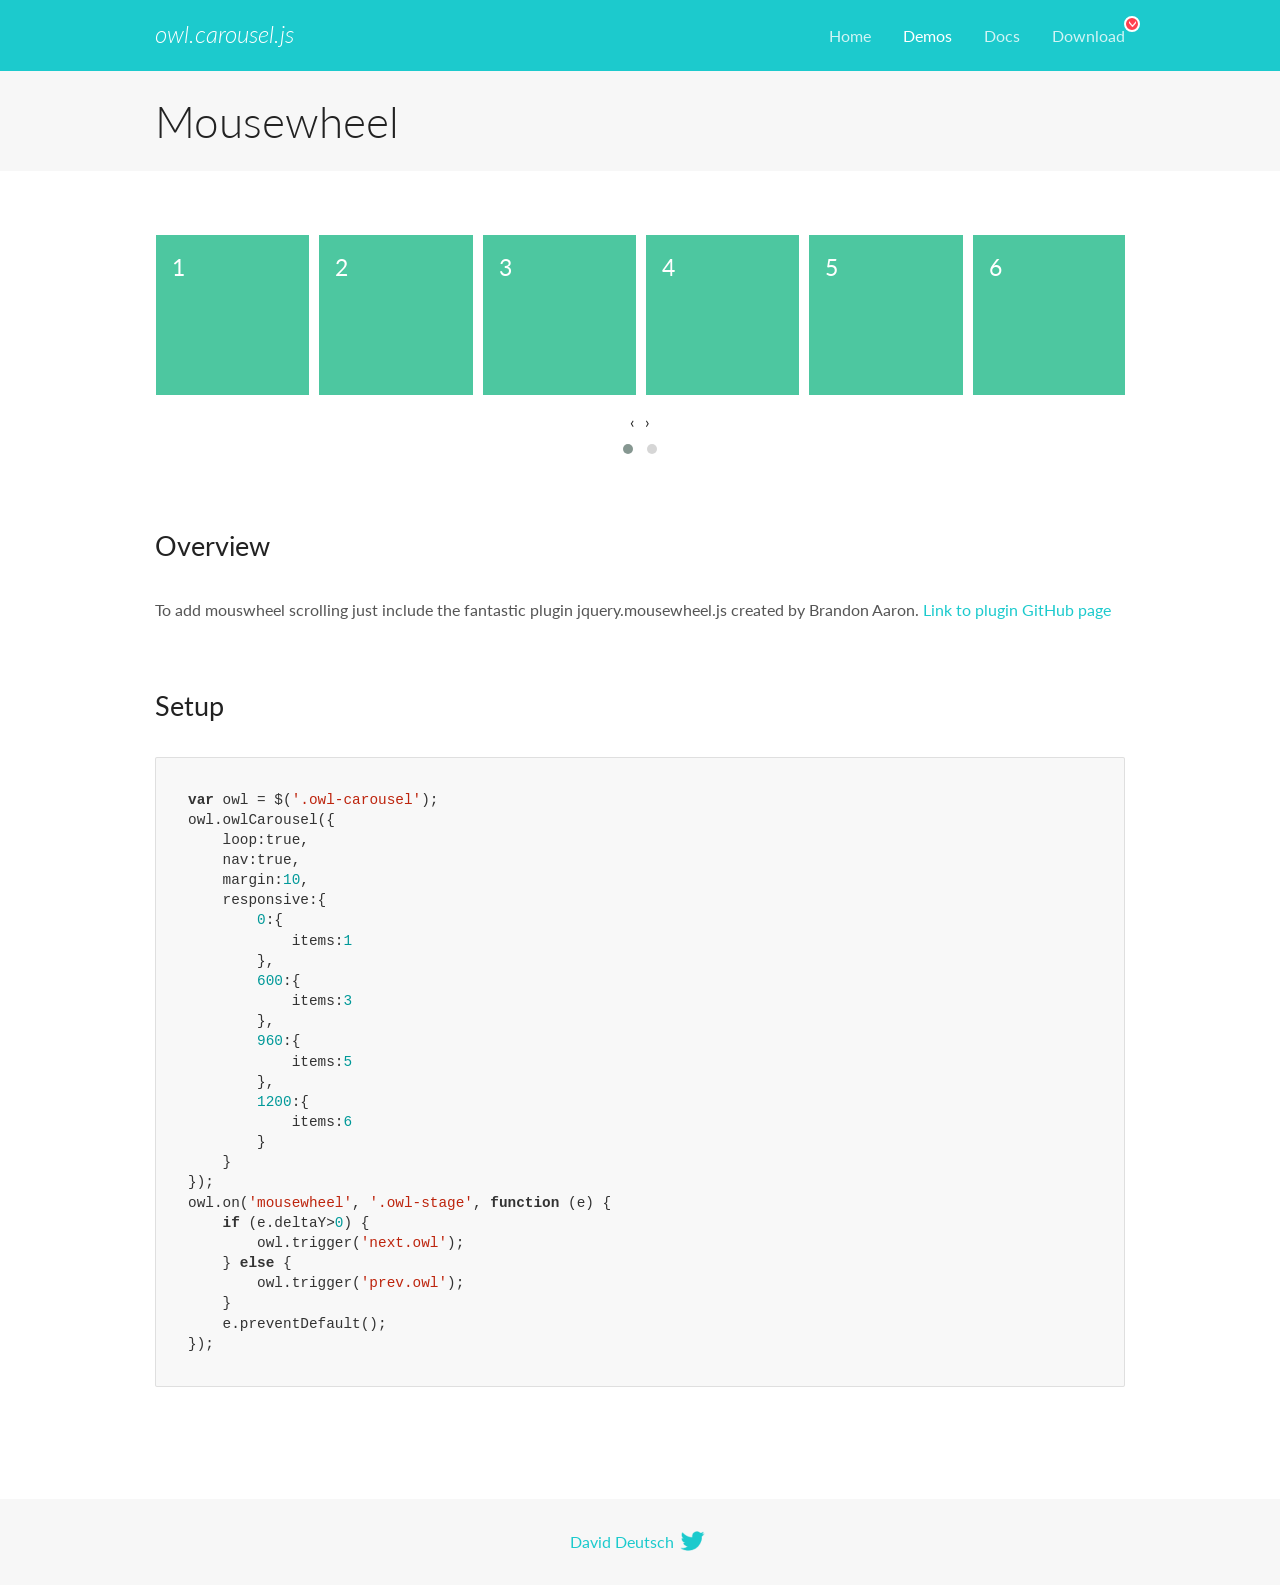
<file: pages/OwlCarousel/docs/demos/mousewheel.html>
<!DOCTYPE html>
<html lang="en">
  <head>

    <!-- head -->
    <meta charset="utf-8">
    <meta name="msapplication-tap-highlight" content="no" />
    <meta name="viewport" content="width=device-width, initial-scale=1.0" />
    <meta name="description" content="Mousewheel usage demo">
    <meta name="author" content="David Deutsch">
    <title>
      Mousewheel Demo | Owl Carousel | 2.3.4
    </title>

    <!-- Stylesheets -->
    <link href='https://fonts.googleapis.com/css?family=Lato:300,400,700,400italic,300italic' rel='stylesheet' type='text/css'>
    <link rel="stylesheet" href="../assets/css/docs.theme.min.css">

    <!-- Owl Stylesheets -->
    <link rel="stylesheet" href="../assets/owlcarousel/assets/owl.carousel.min.css">
    <link rel="stylesheet" href="../assets/owlcarousel/assets/owl.theme.default.min.css">

    <!-- HTML5 shim and Respond.js IE8 support of HTML5 elements and media queries -->

    <!--[if lt IE 9]>
      <script src="https://oss.maxcdn.com/libs/html5shiv/3.7.0/html5shiv.js"></script>
      <script src="https://oss.maxcdn.com/libs/respond.js/1.3.0/respond.min.js"></script>
    <![endif]-->

    <!-- Favicons -->
    <link rel="apple-touch-icon-precomposed" sizes="144x144" href="../assets/ico/apple-touch-icon-144-precomposed.png">
    <link rel="shortcut icon" href="../assets/ico/favicon.png">
    <link rel="shortcut icon" href="favicon.ico">

    <!-- Yeah i know js should not be in header. Its required for demos.-->

    <!-- javascript -->
    <script src="../assets/vendors/jquery.min.js"></script>
    <script src="../assets/owlcarousel/owl.carousel.js"></script>
  </head>
  <body>

    <!-- header -->
    <header class="header">
      <div class="row">
        <div class="large-12 columns">
          <div class="brand left">
            <h3>
              <a href="/OwlCarousel2/">owl.carousel.js</a> 
            </h3>
          </div>
          <a id="toggle-nav" class="right">
            <span></span> <span></span> <span></span> 
          </a> 
          <div class="nav-bar">
            <ul class="clearfix">
              <li> <a href="/OwlCarousel2/index.html">Home</a>  </li>
              <li class="active">
                <a href="/OwlCarousel2/demos/demos.html">Demos</a> 
              </li>
              <li> <a href="/OwlCarousel2/docs/started-welcome.html">Docs</a>  </li>
              <li>
                <a href="https://github.com/OwlCarousel2/OwlCarousel2/archive/2.3.4.zip">Download</a> 
                <span class="download"></span> 
              </li>
            </ul>
          </div>
        </div>
      </div>
    </header>

    <!-- title -->
    <section class="title">
      <div class="row">
        <div class="large-12 columns">
          <h1>Mousewheel</h1>
        </div>
      </div>
    </section>

    <!--  Demos -->
    <section id="demos">
      <div class="row">
        <div class="large-12 columns">
          <div class="owl-carousel owl-theme">
            <div class="item">
              <h4>1</h4>
            </div>
            <div class="item">
              <h4>2</h4>
            </div>
            <div class="item">
              <h4>3</h4>
            </div>
            <div class="item">
              <h4>4</h4>
            </div>
            <div class="item">
              <h4>5</h4>
            </div>
            <div class="item">
              <h4>6</h4>
            </div>
            <div class="item">
              <h4>7</h4>
            </div>
            <div class="item">
              <h4>8</h4>
            </div>
            <div class="item">
              <h4>9</h4>
            </div>
            <div class="item">
              <h4>10</h4>
            </div>
            <div class="item">
              <h4>11</h4>
            </div>
            <div class="item">
              <h4>12</h4>
            </div>
          </div>
          <h3 id="overview">Overview</h3>
          <p>To add mouswheel scrolling just include the fantastic plugin jquery.mousewheel.js created by Brandon Aaron.
            <a href="https://github.com/brandonaaron/jquery-mousewheel">Link to plugin GitHub page</a> 
          </p>
          <h3 id="setup">Setup</h3>
          <pre><code>var owl = $(&#39;.owl-carousel&#39;);
owl.owlCarousel({
    loop:true,
    nav:true,
    margin:10,
    responsive:{
        0:{
            items:1
        },
        600:{
            items:3
        },            
        960:{
            items:5
        },
        1200:{
            items:6
        }
    }
});
owl.on(&#39;mousewheel&#39;, &#39;.owl-stage&#39;, function (e) {
    if (e.deltaY&gt;0) {
        owl.trigger(&#39;next.owl&#39;);
    } else {
        owl.trigger(&#39;prev.owl&#39;);
    }
    e.preventDefault();
});</code></pre>
          <script src="../assets/vendors/jquery.mousewheel.min.js"></script>
          <script>
            $(document).ready(function() {
              var owl = $('.owl-carousel');
              owl.owlCarousel({
                loop: true,
                nav: true,
                margin: 10,
                responsive: {
                  0: {
                    items: 1
                  },
                  600: {
                    items: 3
                  },
                  960: {
                    items: 5
                  },
                  1200: {
                    items: 6
                  }
                }
              });
              owl.on('mousewheel', '.owl-stage', function(e) {
                if (e.deltaY > 0) {
                  owl.trigger('next.owl');
                } else {
                  owl.trigger('prev.owl');
                }
                e.preventDefault();
              });
            })
          </script>
        </div>
      </div>
    </section>

    <!-- footer -->
    <footer class="footer">
      <div class="row">
        <div class="large-12 columns">
          <h5>
            <a href="/OwlCarousel2/docs/support-contact.html">David Deutsch</a> 
            <a id="custom-tweet-button" href="https://twitter.com/share?url=https://github.com/OwlCarousel2/OwlCarousel2&text=Owl Carousel - This is so awesome! " target="_blank"></a> 
          </h5>
        </div>
      </div>
    </footer>

    <!-- vendors -->
    <script src="../assets/vendors/highlight.js"></script>
    <script src="../assets/js/app.js"></script>
  </body>
</html>
</file>
<file: pages/css/css.css>
body, html{
    margin: 0;
    padding: 0;
}
.container{
    width: 93%;
    margin: 2px auto;
}
.row:after{
    content: "";
    display: table;
    clear: both;
}
.col1, .col2, .col3, .col4, .col5, .col6, .col7, .col8, .col9, .col10, .col12, .col12
{
    float: left;
    padding: 4px;
    box-sizing: border-box;
}
.col1{
    width: 8.33%;
}
.col2{
    width: calc(8.33% * 2);
}
.col3{
    width: calc(8.33% * 3);
}
.col4{
    width: calc(8.33% * 4);
}
.col5{
    width: calc(8.33% * 5);
}
.col6{
    width: calc(8.33% * 6);
}
.col7{
    width: calc(8.33% * 7);
}
.col8{
    width: calc(8.33% * 8);
}
.col9{
    width: calc(8.33% * 9);
}
.col10{
    width: calc(8.33% * 10);
}
.col11{
    width: calc(8.33% * 11);
}
.col12{
    width: 100%
}
</file>
<file: pages/css/style.css>
*{
    margin: 0;
    padding:0;
}
html, body{
    font-family: arial;
   
}

.nav-bar{
    background-color: #333;
    height:60px ;

    margin: 0 auto;
    overflow: auto;
}
.nav-bar .container{
    background-color: #333;
    height:60px ;
    max-width: 1100px;
    margin: 0 auto;
    overflow: auto;
}

.nav-bar .container h1{
    display: inline-block;
    color: white;
    padding: 15px;
    font-size: 25px;
}

.nav-bar .container a{
    text-decoration: none;
    color: white;
}

.nav-bar .container ul {
    float: right;
    list-style-type: none;
    margin-right: 30px;
}
.nav-bar .container ul li{
    float: left;
}

.nav-bar .container ul li a{
    display: block;
    text-align: center;
    padding: 20px;
    color: white;
    
}
.nav-bar .container ul li .home{
    display: block;
    padding: 20px;
    color: #f7c08a;
    background-color: rgb(73, 66, 66);
}
.nav-bar .container ul li a:hover{
    display: block;
    padding: 20px;
    color: #f7c08a;
    background-color: rgb(73, 66, 66);
    
}

.body{
    background:linear-gradient(to right bottom, rgba(123, 124, 114, 0.5), rgba(65, 129, 108, 0.5)), url('../images/alcoholic-beverage-bed-bedroom-1579253.jpg'), center center/cover;
    height: 600px;
    background-repeat: no-repeat;
   
    min-width: 100%;
    
    
}
.body h1{
    text-align: center;
    padding-top: 170px;
    font-size: 50px;
    color: white;
    padding-bottom:20px;
    
}
.body h1 span{
    color: #f7c08a;
}

.body p{
    text-align: center;
    color: white;
    font-size: 20px;
    line-height: 30px;
    
}


.body a{
    display: inline-block;
    color: white;
    padding:20px;
    text-align: center;
    margin-top:40px;
    background-color: #f7c08a;  
    text-decoration: none;
}
.body a:hover{
    display: inline-block;
    color: white;
    padding:20px;
    text-align: center;
    margin-top:40px;
    background-color: #a88d71;  
    cursor: pointer;
}



.home-info{
    height: 300px;
    background-color: aquamarine;
}

.home-info .info-conten1{
    width:50%;
    float: left;
    background:url('../images/architecture-dug-out-pool-family-1488327.jpg') no-repeat;
    min-height: 100%;
    background-size: cover;
}

.home-info .info-conten2{
    
    height: 100%;
    background: black;
    width:50%;
    float:right;   
    color: white;
    text-align: center;
    overflow: hidden;
}

.home-info h1{
    padding-top: 20px;
    padding-bottom:20px;
    
}
.home-info h1 span{
    color: #f7c08a;
    padding-bottom: 20px;
}


.home-info p{
    text-align: center;
    color: white;
    font-size: 20px;
    
    
}

.home-info a{
    display: inline-block;
    color: white;
    padding:20px;
    text-align: center;
    margin-top:40px;
    background-color: #f7c08a;  
}
.home-info a:hover{
    display: inline-block;
    color: white;
    padding:20px;
    text-align: center;
    margin-top:40px;
    background-color: #a88d71;  
    cursor: pointer;
}

.foot .box{
    width:33.3%;
    float:left;
    text-align: center;
    box-sizing: border-box;
    padding:50px;
    background-color: white;
    
}

.foot .m{
    background-color: #f7c08a;
}
.clr{
    clear: both;
}

.bottom{
    margin: 0 auto;
}

.bottom p{
    padding: 20px;
    background: #333;
    color: white;
    text-align: center;
    padding-top: 20px;
}


.about-body{
    /* height: 300px; */
    max-width: 1100px;
    margin: 0 auto;
    padding:20px;
    
}

.about-body .text{
    float: left;
    width: 50%;
    padding-bottom: 50px;
}
.about-body .text h1{
    padding-bottom:20px;
}
.about-body .text h1 span{
    color: #f7c08a;
}

.about-body .text p{
    line-height: 30px;
    font-family: Arial;
}

.about-body .about-img{
    float: right;
    width:50%;
    min-height: 100%;
    height: 200px;
    border-radius: 50% ;
    padding-top: 50px;
}
.about-body .about-img img{
    width:100%;
    max-width:400px;
    border-radius: 50% 50%;
    
}

 .about-contant{
    clear: both;
    color: aquamarine;
    background: url('../images/apartment-architecture-atmosphere-271676.jpg');
    background-size: cover;
    height: 600px;
}

.about-contant h1{
    text-align: center;
    padding-top: 60px;
    color: white;
}
.about-nav h1 a{
    text-decoration: none;
    color: white;
}

.about-contant .manager{
    max-width: 1100px;
    margin: 0 auto;
    
}

.about-contant .people1{
    /* display: inline; */
    background-color: #f7c08a;
    padding:20px;
    margin:20px;
    border-radius: 5px 5px;
    
    
}
.about-contant .people1 .people img{
    width:90px;
    float: left;
    border-radius: 100%;
    
   
}

.people p{
    padding: 20px;
    color: white;
    
}

.about-contant .people2{
    /* display: inline; */
    
    background-color: #f7c08a;
    padding:20px;
    margin:20px;
    border-radius: 5px 5px;
    
}
.about-contant .people2 .people img{
    width:90px;
    float: left;
    border-radius: 100%;
   
}


.contact-body{
    max-width: 1100px ;
    margin:0 auto;
}

.contact-body .text h1{
    padding-top: 20px;
    padding-bottom:20px;
}
.contact-body .text p{
    padding-bottom:20px;
}
.contact-body .text span{
    color: #f7c08a;
}

.contact-body .form{
}

.contact-body .form p{
    padding-top: 20px;
    
}
.contact-body input{
    padding-bottom: 20px;
    width:100%;
}

.contact-body textarea{
    width:100%;
    height: 250px;
}

.contact-body .submit-btn{
    padding-top:40px;
    /* padding-left: 20px; */
}

.contact-body .submit-btn a{
    padding:20px;
    background-color: #333;
    text-decoration: none;
    color: white;
    padding-left: 40px;
    padding-right: 40px;
}
.contact-body .submit-btn a:hover{
    padding:20px;
    background-color: rgb(70, 70, 70);
    text-decoration: none;
    color: white;
    padding-left: 40px;
    padding-right: 40px;
}


.info{
    display: block;
    height: 120px;
    background-color: rgb(78, 78, 78);
    margin-top: 40px;
}

.info .location{
    padding-top: 30px;
    color: white;
    font-family: Arial, Helvetica, sans-serif;
    text-align: center;
    width:33.3%;
    float: left;

}

.info .phone{
    padding-top: 30px;
    color: white;
    font-family: Arial, Helvetica, sans-serif;
    text-align: center;
    width:33.3%;
    float: left;
}

.info .email{
    padding-top: 30px;
    color: white;
    font-family: Arial, Helvetica, sans-serif;
    text-align: center;
    width:33.3%;
    float: right;

}
</file>
